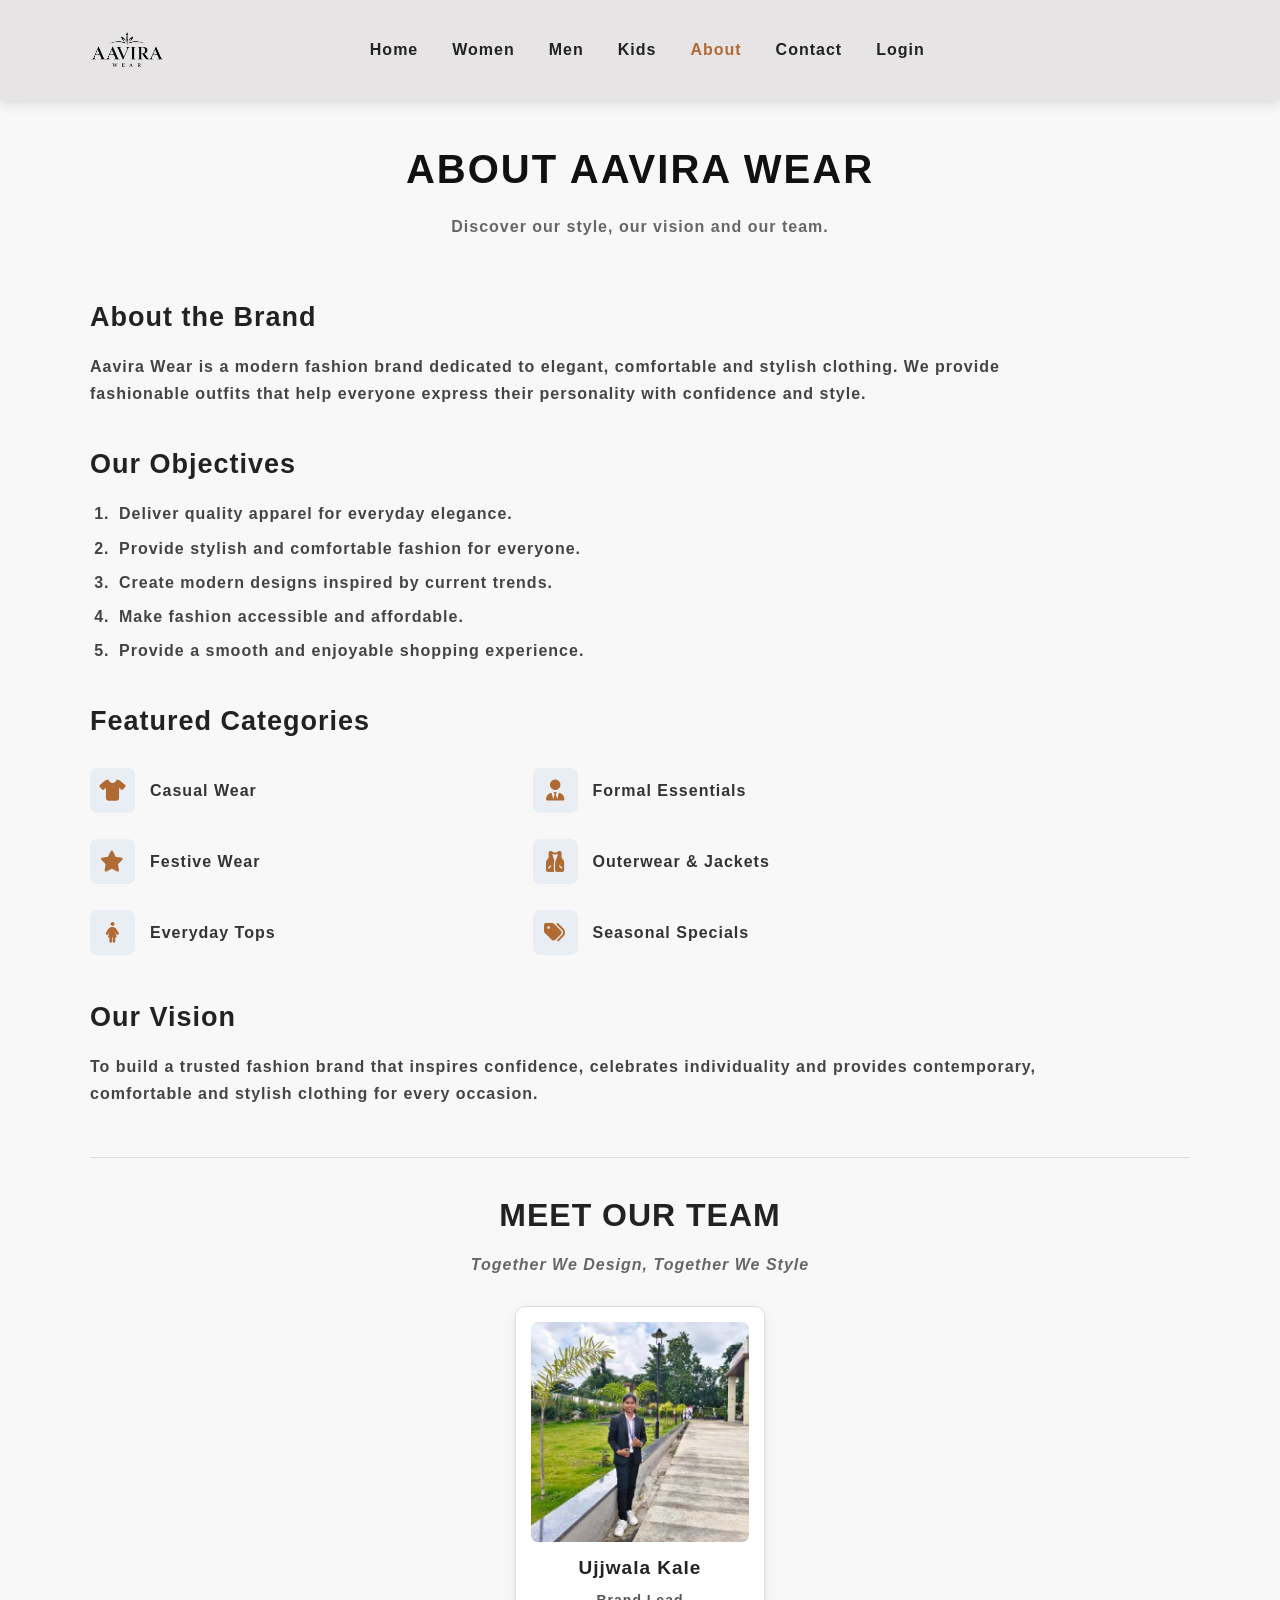
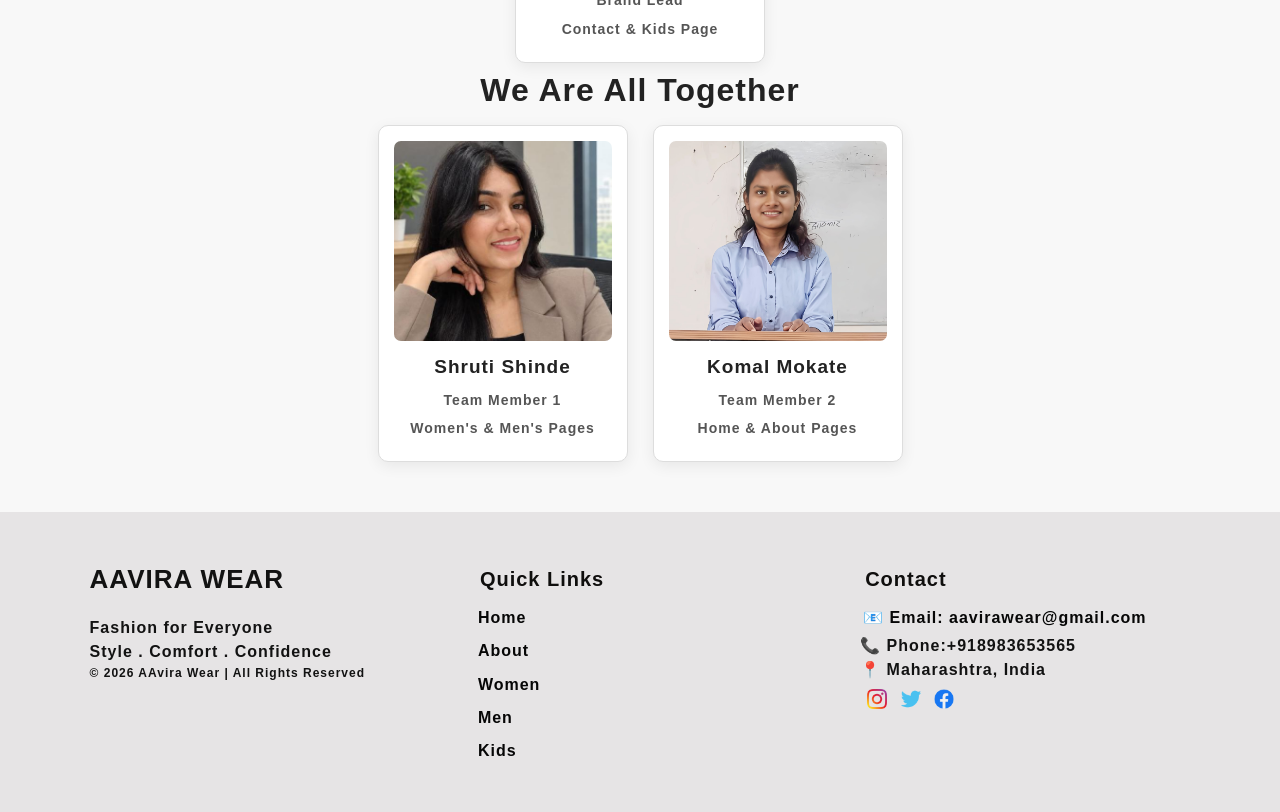
<file: pages/about.html>
<!DOCTYPE html>
<html lang="en">

<head>
    <meta charset="UTF-8">
    <meta name="viewport" content="width=device-width, initial-scale=1.0">

    <title>About - Aavira Wear</title>

    <link rel="stylesheet" href="../css/style.css">
    <link rel="stylesheet" href="../css/index.css">
    <link rel="stylesheet" href="../css/about.css">

    <link rel="stylesheet"
        href="https://cdnjs.cloudflare.com/ajax/libs/font-awesome/6.5.2/css/all.min.css">
</head>

<body class="about-page">

   
    <header class="header">

 <div class="logo">
            <img src="../img/home-img/logo.png"
                 alt="Aavira Wear Logo">
       

        <nav class="nav-links">
            <a href="../index.html">Home</a>
            <a href="women.html">Women</a>
            <a href="men.html">Men</a>
            <a href="kids.html">Kids</a>
            <a href="about.html" class="active">About</a>
            <a href="contact.html">Contact</a>
            <a href="login.html">Login</a>
        </nav>

    </header>

    
    <main>

        <section class="main-title">
            <h1>ABOUT AAVIRA WEAR</h1>
            <p>Discover our style, our vision and our team.</p>
        </section>

     
        <section class="about-section">
            <h2>About the Brand</h2>

            <p>
                Aavira Wear is a modern fashion brand dedicated to
                elegant, comfortable and stylish clothing. We provide
                fashionable outfits that help everyone express their
                personality with confidence and style.
            </p>
        </section>

       
        <section class="about-section">
            <h2>Our Objectives</h2>

            <ol class="objectives-list">
                <li>Deliver quality apparel for everyday elegance.</li>
                <li>Provide stylish and comfortable fashion for everyone.</li>
                <li>Create modern designs inspired by current trends.</li>
                <li>Make fashion accessible and affordable.</li>
                <li>Provide a smooth and enjoyable shopping experience.</li>
            </ol>
        </section>

       
        <section class="about-section">
            <h2>Featured Categories</h2>

            <div class="category-list">

                <div class="category">
                    <span><i class="fa-solid fa-shirt"></i></span>
                    <p>Casual Wear</p>
                </div>

                <div class="category">
                    <span><i class="fa-solid fa-user-tie"></i></span>
                    <p>Formal Essentials</p>
                </div>

                <div class="category">
                    <span><i class="fa-solid fa-star"></i></span>
                    <p>Festive Wear</p>
                </div>

                <div class="category">
                    <span><i class="fa-solid fa-vest"></i></span>
                    <p>Outerwear &amp; Jackets</p>
                </div>

                <div class="category">
                    <span><i class="fa-solid fa-person-dress"></i></span>
                    <p>Everyday Tops</p>
                </div>

               

                <div class="category">
                    <span><i class="fa-solid fa-tags"></i></span>
                    <p>Seasonal Specials</p>
                </div>

            </div>
        </section>

        
        <section class="about-section">
            <h2>Our Vision</h2>

            <p>
                To build a trusted fashion brand that inspires confidence,
                celebrates individuality and provides contemporary,
                comfortable and stylish clothing for every occasion.
            </p>
        </section>

      
        <section class="team-section">

            <h2>MEET OUR TEAM</h2>

            <p class="team-subtitle">
                Together We Design, Together We Style
            </p>

            <div class="lead-card">

                <img src="../team-members/Kale-Ujjwala.jpg"
                     alt="Ujjwala Kale">

                <h3>Ujjwala Kale</h3>

                <p class="role">Brand Lead</p>

                <p>Contact &amp; Kids Page</p>

            </div>

            <h2 class="together-title">We Are All Together</h2>

           
            <div class="profile-container">

                <div class="profile-card">

                    <img src="../team-members/Shruti-Shinde.jpg"
                         alt="Shruti Shinde">

                    <h3>Shruti Shinde</h3>

                    <p class="role">Team Member 1</p>

                    <p>Women's &amp; Men's Pages</p>

                </div>

                <div class="profile-card">

                    <img src="../team-members/komal-mokate1.jpg"
                         alt="Komal Mokate">

                    <h3>Komal Mokate</h3>

                    <p class="role">Team Member 2</p>

                    <p>Home &amp; About Pages</p>

                </div>

            </div>

        </section>

    </main>

    <div class="footer">
        <div class="footer-content">
            <div>
                <h2>AAVIRA WEAR</h2>
                <p>
                    Fashion for Everyone
                </p>

                <p>
                    Style . Comfort . Confidence
                </p>
                <div class="copyright">
            <p>© 2026 AAvira Wear | All Rights Reserved</p>
        </div>
            </div>

            <div>
                <h3>Quick Links</h3>
                <a href="../index.html">Home</a>
                <a href="../pages/about.html">About</a>
                <a href="../pages/women.html">Women</a>
                <a href="../pages/men.html">Men</a>
                <a href="../pages/kids.html">Kids</a>
            </div>

            <div>
                <h3>Contact</h3>
                <a href="">
                   📧 Email: aavirawear@gmail.com
                </a>

                <p>
                    📞 Phone:+918983653565
                </p>

                <p>
                    📍 Maharashtra, India
                </p>

                <div>
                <a href="#" class="social-media">
                    <img src="../img/home-img/instagram-icon.png" alt="instagram">
                     <img src="../img/home-img/tweter-icon.png" alt="twitter">
                       <img src="../img/home-img/facebook-icon.png" alt="facebook">
                </a>
            </div>
            </div>
        
        </div>
</div>

</body>
</html>
</file>
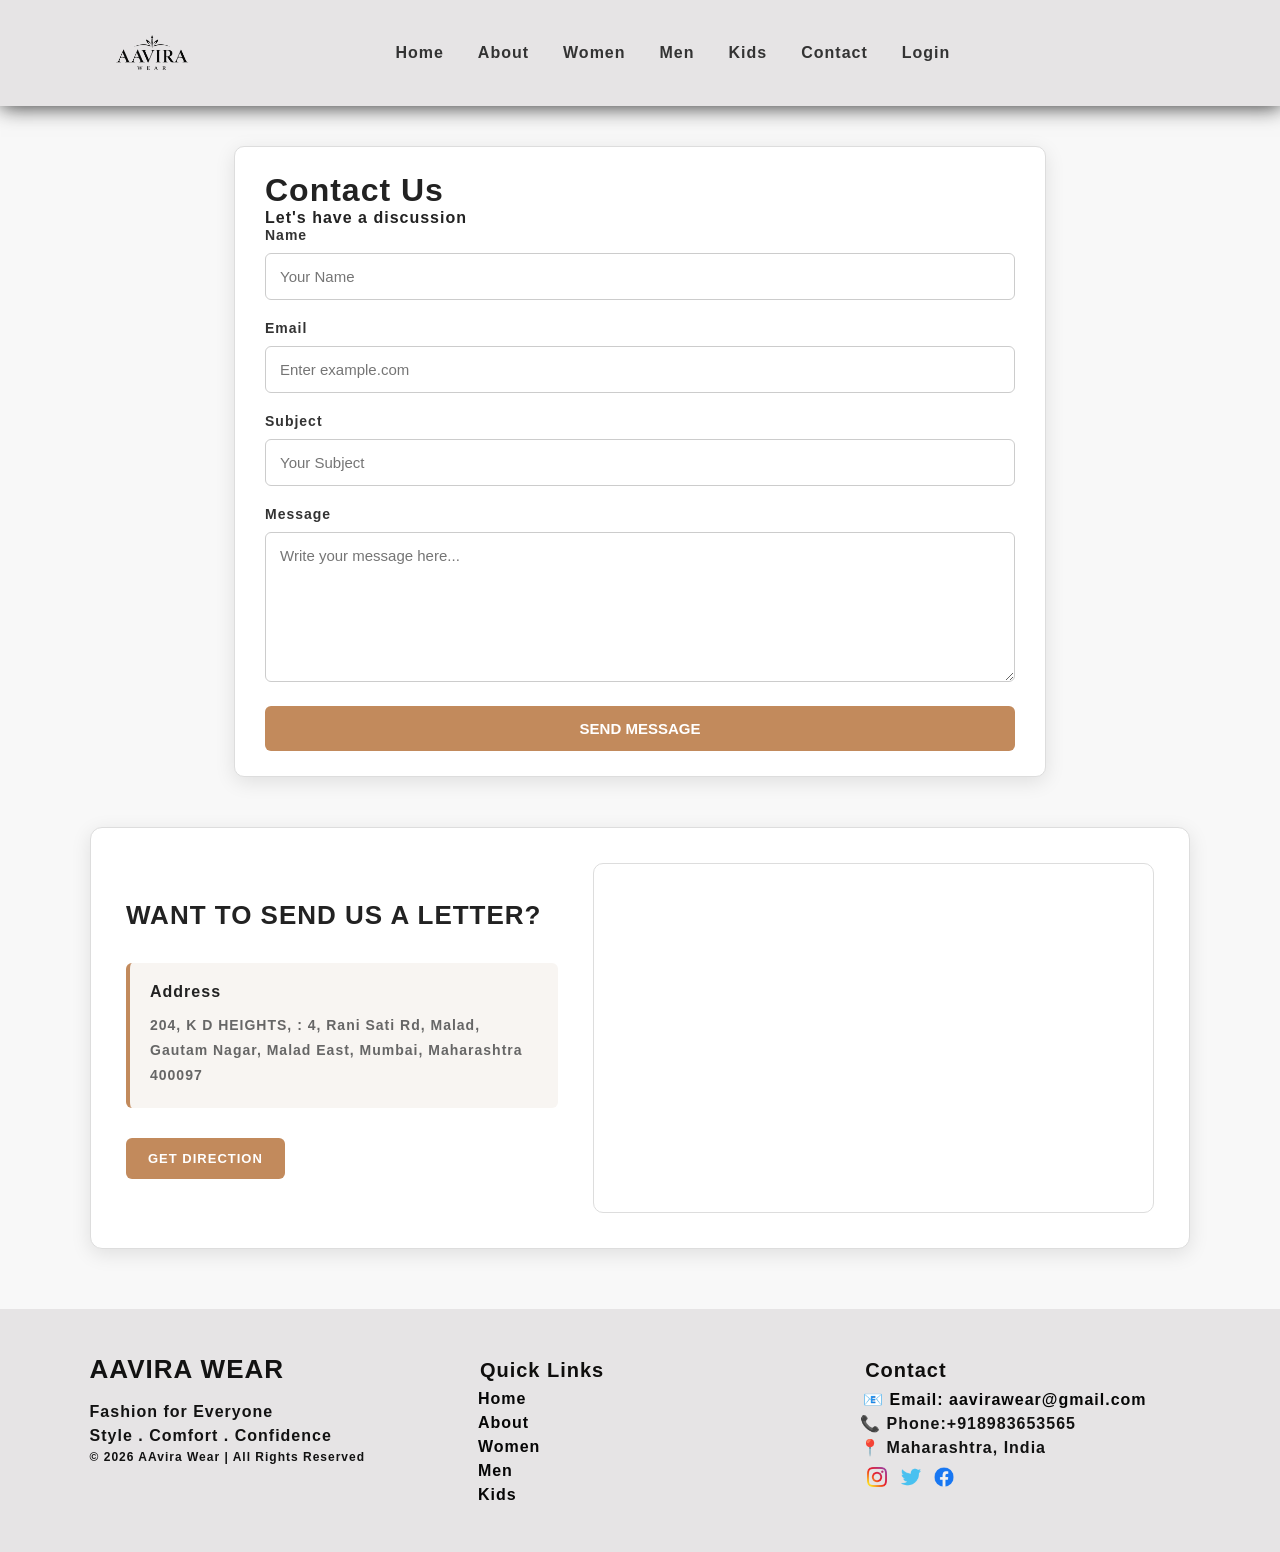
<file: pages/contact.html>
<!DOCTYPE html>
<html lang="en">
<head>
    <meta charset="UTF-8">
    <meta name="viewport" content="width=device-width, initial-scale=1.0">
    <title>Aavira Wear | Contact</title>
    <link rel="stylesheet" href="../css/contact.css">
    <link rel="stylesheet" href="../css/index.css">
    <link rel="stylesheet" href="../css/style.css">
</head>
<body>
   <div class="header">
         <div class="logo">
            <img src="../img/home-img/logo.png"
                 alt="Aavira Wear Logo">
        </a>
    </div>
        <button class="menu-btn">☰</button>

        <div class="nav-links">
            <a href="../index.html">Home</a>
            <a href="../pages/about.html">About</a>
            <a href="../pages/women.html">Women</a>
            <a href="../pages/men.html">Men</a>
            <a href="../pages/kids.html">Kids</a>
            <a href="../pages/contact.html">Contact</a>
            <a href="../pages/login.html">Login</a>
        </div>
    </div>
    <div class="contact-form-section">
        <form class="contact-form">
            <h1>Contact Us</h1>
            <p class="form-subtitle">
                Let's have a discussion
            </p>
            <div class="form-group">
                <label for="name">Name</label>
                <input
                    type="text"
                    id="name"
                    name="name"
                    placeholder="Your Name"
                    required>
            </div>
            <div class="form-group">
                <label for="email">Email</label>
                <input
                    type="email"
                    id="email"
                    name="email"
                    placeholder="Enter example.com"
                    required>
            </div>
            <div class="form-group">
                <label for="subject">Subject</label>
                <input
                    type="text"
                    id="subject"
                    name="subject"
                    placeholder="Your Subject"
                    required>
            </div>
            <div class="form-group">
                <label for="message">Message</label>
                <textarea
                    id="message"
                    name="message"
                    placeholder="Write your message here..."
                    required></textarea>
            </div>
            <button type="submit">
                SEND MESSAGE
            </button>
        </form>
    </div>
    <div class="location-section">
        <div class="location-info">
            <h1>WANT TO SEND US A LETTER?</h1>
            <div class="address">
                <h4>Address</h4>
                <p>
                   204, K D HEIGHTS, : 4, Rani Sati Rd, Malad, Gautam Nagar, Malad East, Mumbai, Maharashtra 400097<br>
                </p>
            </div>
            <a
                href="https://www.google.com/maps/search/?api=1&query=Karjat+Ahilyanagar+Maharashtra"
                target="_blank"
                rel="noopener noreferrer"
                class="direction-btn">

                GET DIRECTION

            </a>
        </div>
        <div class="map-container">
              <iframe src="https://www.google.com/maps/embed?pb=!1m18!1m12!1m3!1d3858731.876008143!2d68.24025828749998!3d19.182407500000007!2m3!1f0!2f0!3f0!3m2!1i1024!2i768!4f13.1!3m3!1m2!1s0x3be7b7e8469ffd2f%3A0xeabe997d8e886239!2sAavira%20Clothing%20%7C%20Denim%20Kurti%20Manufacturer%20%7C%20Cord-set%20Wholesale%20%7C%20Women's%20wear%20Exporter!5e0!3m2!1sen!2sin!4v1790753691599!5m2!1sen!2sin" width="600" height="450" style="border:0;" allowfullscreen="" loading="lazy" referrerpolicy="strict-origin-when-cross-origin"></iframe>
        </div>
    </div>


   <div class="footer">
        <div class="footer-content">
            <div>
                <h2>AAVIRA WEAR</h2>
                <p>
                    Fashion for Everyone
                </p>

                <p>
                    Style . Comfort . Confidence
                </p>
                <div class="copyright">
            <p>© 2026 AAvira Wear | All Rights Reserved</p>
        </div>
            </div>

            <div>
                <h3>Quick Links</h3>
                <a href="../index.html">Home</a>
                <a href="../pages/about.html">About</a>
                <a href="../pages/women.html">Women</a>
                <a href="../pages/men.html">Men</a>
                <a href="../pages/kids.html">Kids</a>
            </div>

            <div>
                <h3>Contact</h3>
                <a href="">
                   📧 Email: aavirawear@gmail.com
                </a>

                <p>
                    📞 Phone:+918983653565
                </p>
                <p>
                    📍 Maharashtra, India
                </p>
                <div>
                <a href="#" class="social-media">
                    <img src="../img/home-img/instagram-icon.png" alt="instagram">
                     <img src="../img/home-img/tweter-icon.png" alt="twitter">
                       <img src="../img/home-img/facebook-icon.png" alt="facebook">
                </a>
            </div>
            </div>
        
        </div>
</div>

</body>

</html>
</file>
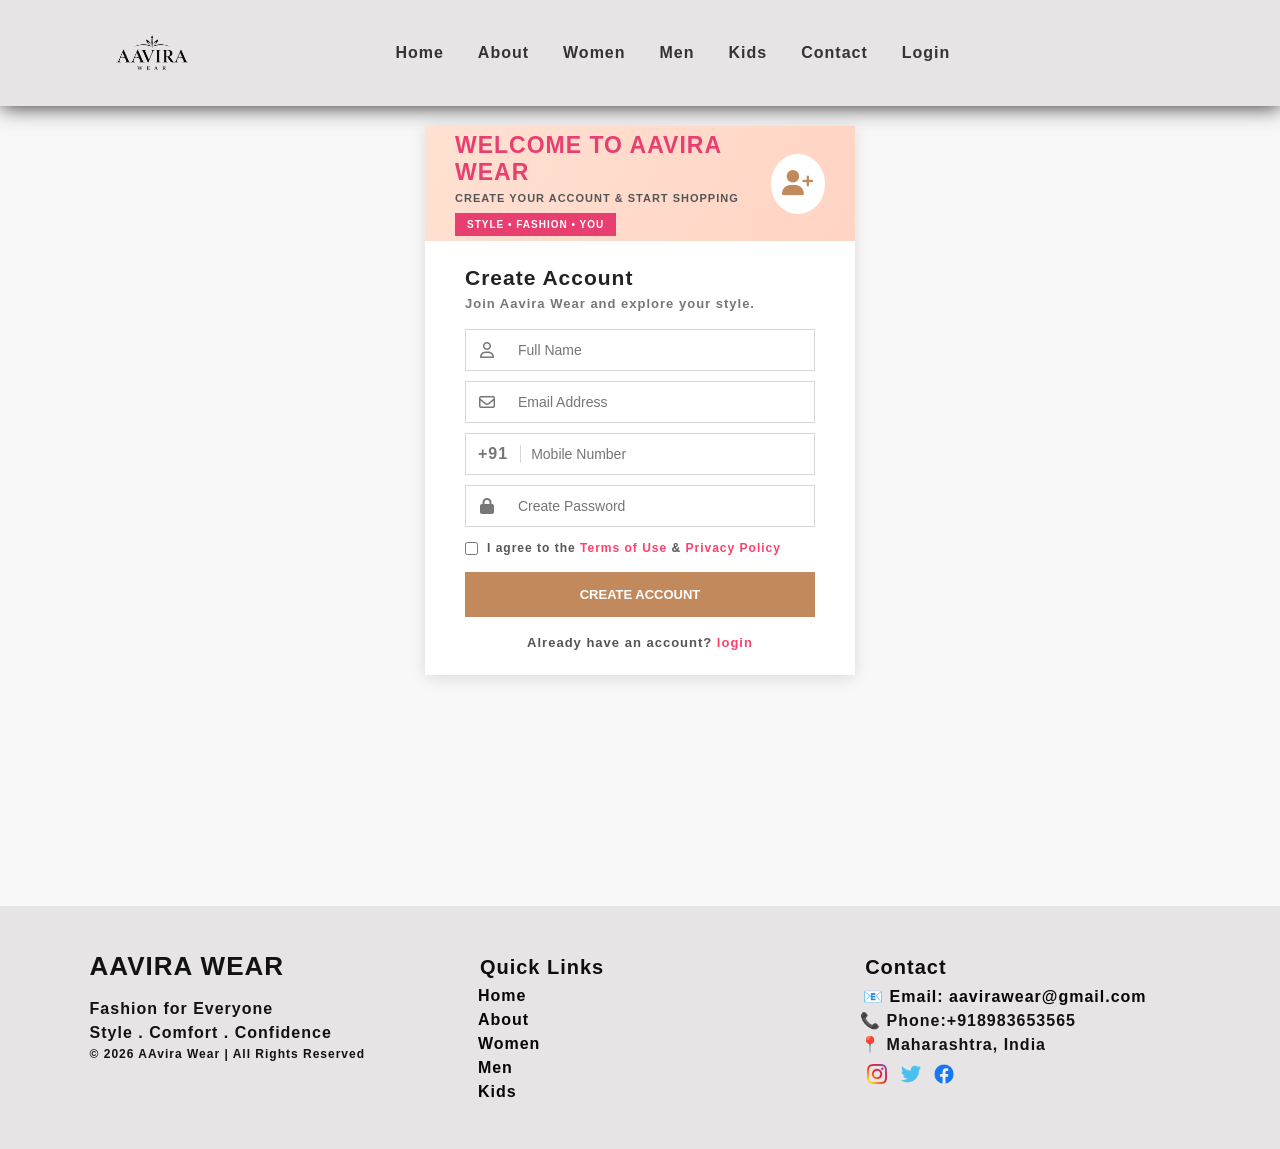
<file: pages/login.html>
<!DOCTYPE html>
<html lang="en">
<head>
    <meta charset="UTF-8">
    <meta name="viewport" content="width=device-width, initial-scale=1.0">
    <title>Aavira Wear | Signup</title>
    <link rel="stylesheet"
        href="https://cdnjs.cloudflare.com/ajax/libs/font-awesome/6.5.2/css/all.min.css">
    <link rel="stylesheet" href="../css/signup.css">
    <link rel="stylesheet" href="../css/style.css">
    <link rel="stylesheet" href="../css/index.css">
</head>
<body>
    <div class="header">
         <div class="logo">
            <img src="../img/home-img/logo.png"
                 alt="Aavira Wear Logo">
        </a>
    </div>
        <button class="menu-btn">☰</button>

        <div class="nav-links">
            <a href="../index.html">Home</a>
            <a href="../pages/about.html">About</a>
            <a href="../pages/women.html">Women</a>
            <a href="../pages/men.html">Men</a>
            <a href="../pages/kids.html">Kids</a>
            <a href="../pages/contact.html">Contact</a>
            <a href="../pages/signup.html">Login</a>
        </div>
    </div>
    <main class="signup-container">
        <div class="signup-box">
            <div class="offer-banner">
                <div class="offer-text">
                    <h2>WELCOME TO AAVIRA WEAR</h2>
                    <p>CREATE YOUR ACCOUNT & START SHOPPING</p>
                    <span>STYLE • FASHION • YOU</span>
                </div>
                <div class="offer-icon">
                    <i class="fa-solid fa-user-plus"></i>
                </div>
            </div>
            <div class="signup-content">
                <h2>Create Account</h2>
                <p class="subtitle">
                    Join Aavira Wear and explore your style.
                </p>
                <div class="input-box">
                    <i class="fa-regular fa-user"></i>
                    <input type="text"
                        placeholder="Full Name">
                </div>
                <div class="input-box">
                    <i class="fa-regular fa-envelope"></i>
                    <input type="email"
                        placeholder="Email Address">
                </div>
                <div class="input-box">
                    <span class="country-code">+91</span>
                    <input type="tel"
                        placeholder="Mobile Number"
                        maxlength="10">
                </div>
                <div class="input-box">
                    <i class="fa-solid fa-lock"></i>
                    <input type="password"
                        placeholder="Create Password">
                </div>
                <div class="terms">
                    <input type="checkbox" id="terms">
                    <label for="terms">
                        I agree to the
                        <a href="#">Terms of Use</a>
                        &
                        <a href="#">Privacy Policy</a>
                    </label>

                </div>
                <button class="signup-btn">
                    CREATE ACCOUNT
                </button>
                <p class="login-text">
                    Already have an account?
                    <a href="../pages/signup.html">login</a>
                </p>
            </div>
        </div>
    </main>
      <div class="footer">
        <div class="footer-content">
            <div>
                <h2>AAVIRA WEAR</h2>
                <p>
                    Fashion for Everyone
                </p>

                <p>
                    Style . Comfort . Confidence
                </p>
                <div class="copyright">
            <p>© 2026 AAvira Wear | All Rights Reserved</p>
        </div>
            </div>

            <div>
                <h3>Quick Links</h3>
                <a href="../index.html">Home</a>
                <a href="../pages/about.html">About</a>
                <a href="../pages/women.html">Women</a>
                <a href="../pages/men.html">Men</a>
                <a href="../pages/kids.html">Kids</a>
            </div>

            <div>
                <h3>Contact</h3>
                <a href="">
                   📧 Email: aavirawear@gmail.com
                </a>

                <p>
                    📞 Phone:+918983653565
                </p>

                <p>
                    📍 Maharashtra, India
                </p>

                <div>
                <a href="#" class="social-media">
                    <img src="../img/home-img/instagram-icon.png" alt="instagram">
                     <img src="../img/home-img/tweter-icon.png" alt="twitter">
                       <img src="../img/home-img/facebook-icon.png" alt="facebook">
                </a>
            </div>
            </div>
        
        </div>
</div>
</body>
</html>
</file>
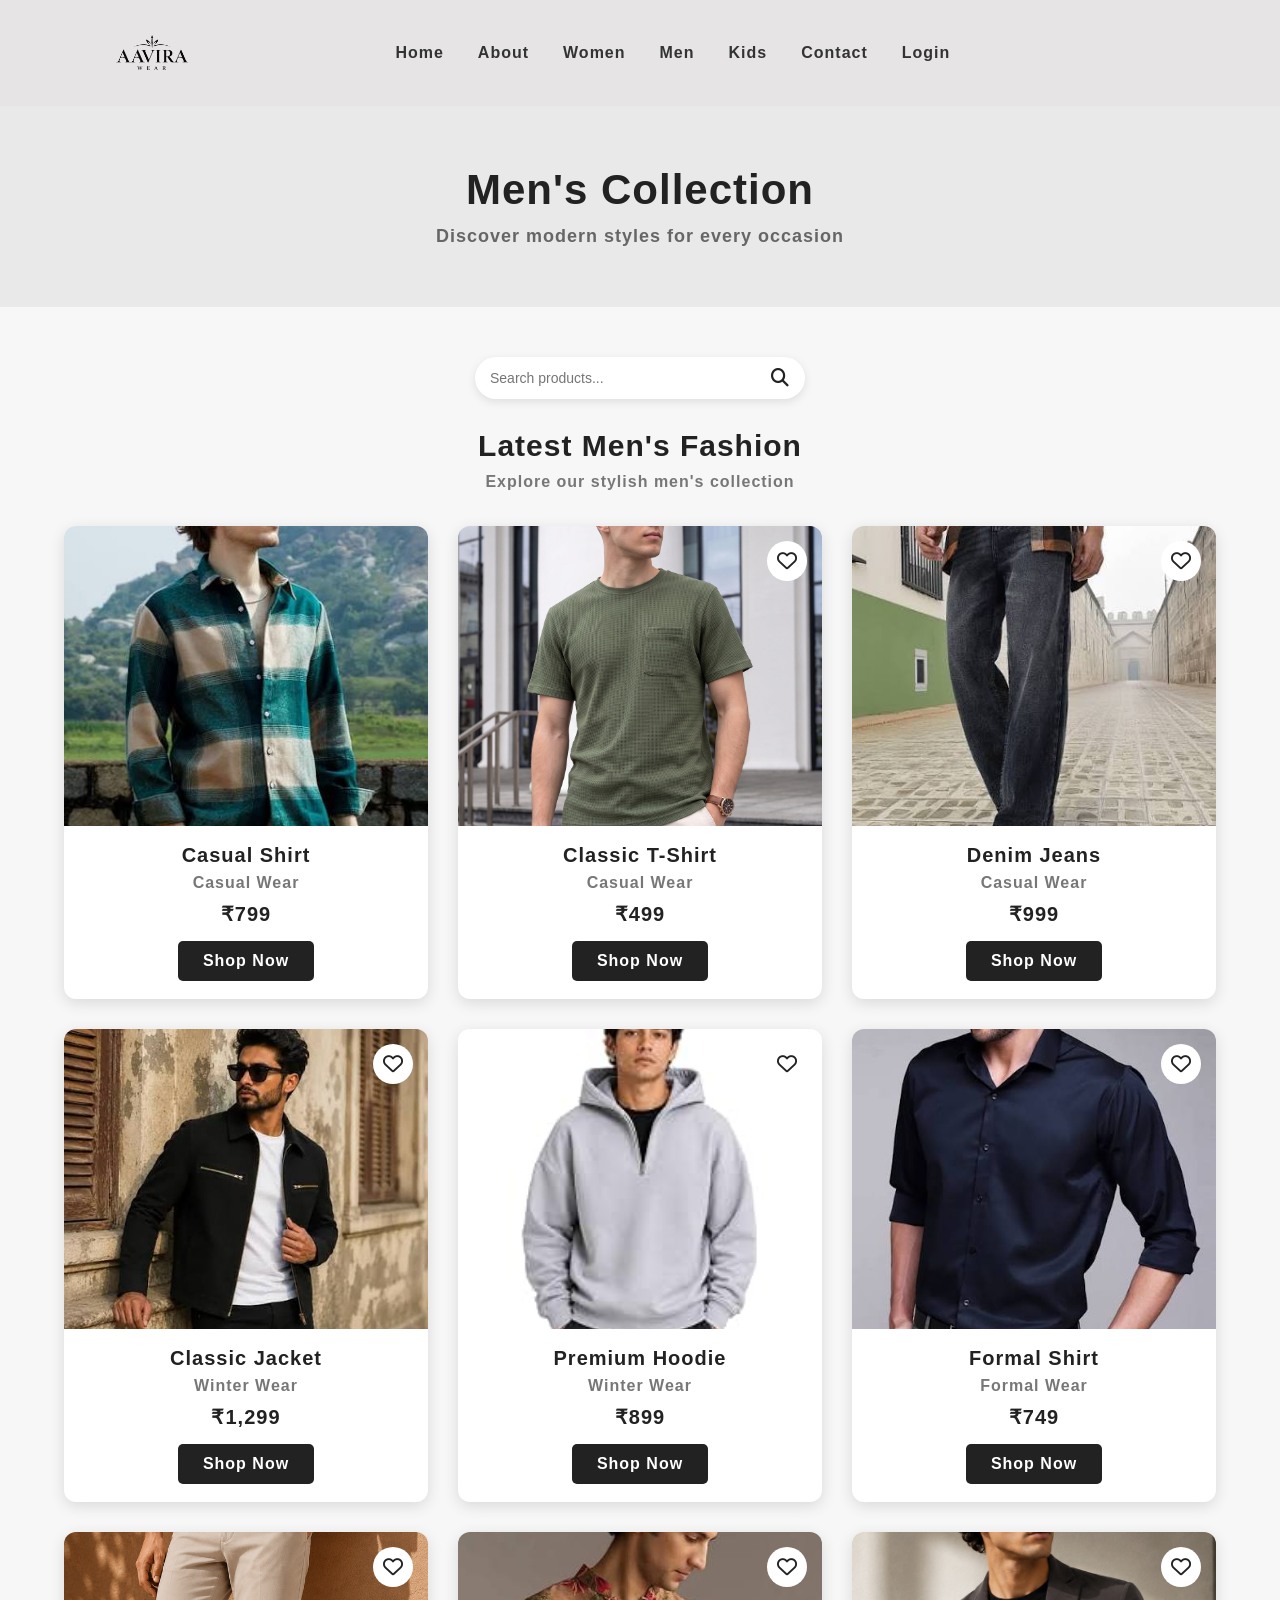
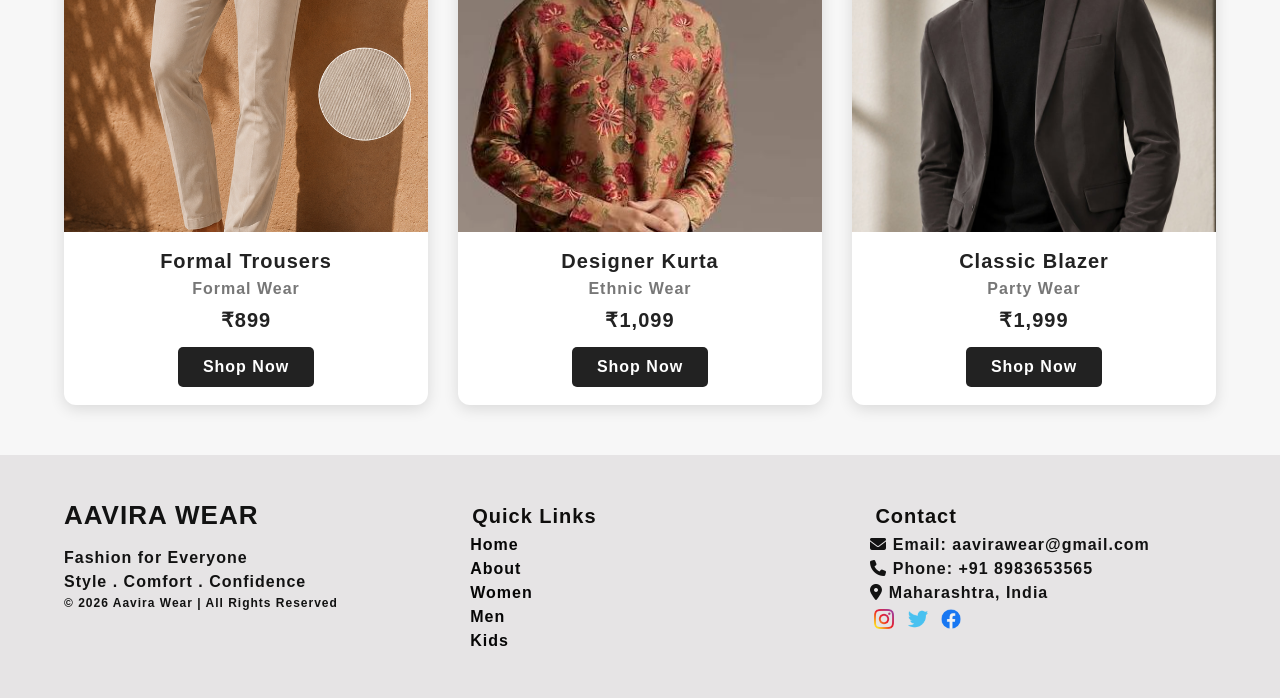
<file: pages/men.html>
<!DOCTYPE html>
<html lang="en">
<head>
    <meta charset="UTF-8">
    <meta name="viewport" content="width=device-width, initial-scale=1.0">
    <title>Aavira Wear | Men</title>
    <link rel="stylesheet"
        href="https://cdnjs.cloudflare.com/ajax/libs/font-awesome/6.5.2/css/all.min.css">
    <link rel="stylesheet" href="../css/style.css">
    <link rel="stylesheet" href="../css/index.css">
    <link rel="stylesheet" href="../css/men.css">
</head>
<body>
    <div class="header">
        <div class="logo">
            <img src="../img/home-img/logo.png" alt="Aavira Wear Logo">
        </div>
        <button class="menu-btn" type="button">☰</button>
        <div class="nav-links">
            <a href="../index.html">Home</a>
            <a href="../pages/about.html">About</a>
            <a href="../pages/women.html">Women</a>
            <a href="../pages/men.html">Men</a>
            <a href="../pages/kids.html">Kids</a>
            <a href="../pages/contact.html">Contact</a>
            <a href="../pages/login.html">Login</a>
        </div>
    </div>
    <section class="page-banner">
        <h1>Men's Collection</h1>
        <p>Discover modern styles for every occasion</p>
    </section>
    <section class="products-section">
        <div class="search-box">
            <input type="text" placeholder="Search products...">
            <i class="fa-solid fa-magnifying-glass"></i>
        </div>
        <h2>Latest Men's Fashion</h2>
        <p class="subtitle">Explore our stylish men's collection</p>
        <div class="products">
            <div class="card">
                <img src="../img/men/causalshirt.png" alt="Men Casual Shirt">
                <div class="card-content">
                    <h3>Casual Shirt</h3>
                    <p>Casual Wear</p>
                    <h4>₹799</h4>
                    <a href="project-details-men.html" class="btn">Shop Now</a>
                </div>
            </div>
            <div class="card">
                <img src="../img/men/classic tshirt.png" alt="Men Classic T-Shirt">
                <i class="fa-regular fa-heart"></i>
                <div class="card-content">
                    <h3>Classic T-Shirt</h3>
                    <p>Casual Wear</p>
                    <h4>₹499</h4>
                    <a href="project-details-men.html" class="btn">Shop Now</a>
                </div>
            </div>
            <div class="card">
                <img src="../img/men/denim jeans.png" alt="Men Denim Jeans">
                <i class="fa-regular fa-heart"></i>
                <div class="card-content">
                    <h3>Denim Jeans</h3>
                    <p>Casual Wear</p>
                    <h4>₹999</h4>
                    <a href="project-details-men.html" class="btn">Shop Now</a>
                </div>
            </div>
            <div class="card">
                <img src="../img/men/classic jacket.png" alt="Men Classic Jacket">
                <i class="fa-regular fa-heart"></i>
                <div class="card-content">
                    <h3>Classic Jacket</h3>
                    <p>Winter Wear</p>
                    <h4>₹1,299</h4>
                    <a href="project-details-men.html" class="btn">Shop Now</a>
                </div>
            </div>
            <div class="card">
                <img src="../img/men/hoddie.png" alt="Men Premium Hoodie">
                <i class="fa-regular fa-heart"></i>
                <div class="card-content">
                    <h3>Premium Hoodie</h3>
                    <p>Winter Wear</p>
                    <h4>₹899</h4>
                    <a href="project-details-men.html" class="btn">Shop Now</a>
                </div>
            </div>
            <div class="card">
                <img src="../img/men/formal shirt.png" alt="Men Formal Shirt">
                <i class="fa-regular fa-heart"></i>
                <div class="card-content">
                    <h3>Formal Shirt</h3>
                    <p>Formal Wear</p>
                    <h4>₹749</h4>
                    <a href="project-details-men.html" class="btn">Shop Now</a>
                </div>
            </div>
            <div class="card">
                <img src="../img/men/trouser.png" alt="Men Formal Trousers">
                <i class="fa-regular fa-heart"></i>
                <div class="card-content">
                    <h3>Formal Trousers</h3>
                    <p>Formal Wear</p>
                    <h4>₹899</h4>
                    <a href="project-details-men.html" class="btn">Shop Now</a>
                </div>
            </div>
            <div class="card">
                <img src="../img/men/designerkurtaa.png" alt="Men Designer Kurta">
                <i class="fa-regular fa-heart"></i>
                <div class="card-content">
                    <h3>Designer Kurta</h3>
                    <p>Ethnic Wear</p>
                    <h4>₹1,099</h4>
                    <a href="project-details-men.html" class="btn">Shop Now</a>
                </div>
            </div>
           
            <div class="card">
                <img src="../img/men/blaser.png" alt="Men Classic Blazer">
                <i class="fa-regular fa-heart"></i>

                <div class="card-content">
                    <h3>Classic Blazer</h3>
                    <p>Party Wear</p>
                    <h4>₹1,999</h4>
                    <a href="project-details-men.html" class="btn">Shop Now</a>
                </div>
            </div>

        </div>
    </section>


   
    <footer>
        <div class="footer">

            <div class="footer-content">

                <!-- Brand Information -->
                <div>
                    <h2>AAVIRA WEAR</h2>

                    <p>Fashion for Everyone</p>
                    <p>Style . Comfort . Confidence</p>

                    <div class="copyright">
                        <p>© 2026 Aavira Wear | All Rights Reserved</p>
                    </div>
                </div>

               
                <div>
                    <h3>Quick Links</h3>

                    <a href="../index.html">Home</a>
                    <a href="../pages/about.html">About</a>
                    <a href="../pages/women.html">Women</a>
                    <a href="../pages/men.html">Men</a>
                    <a href="../pages/kids.html">Kids</a>
                </div>

                <div>
                    <h3>Contact</h3>

                    <p>
                        <i class="fa-solid fa-envelope"></i>
                        Email: aavirawear@gmail.com
                    </p>

                    <p>
                        <i class="fa-solid fa-phone"></i>
                        Phone: +91 8983653565
                    </p>

                    <p>
                        <i class="fa-solid fa-location-dot"></i>
                        Maharashtra, India
                    </p>

                   
                    <div class="social-media">
                        
                            <img src="../img/home-img/instagram-icon.png"
                                alt="Instagram">
                     

                            <img src="../img/home-img/tweter-icon.png"
                                alt="Twitter">
                        

                            <img src="../img/home-img/facebook-icon.png"
                                alt="Facebook">
                       
                    </div>

                </div>

            </div>
        </div>
    </footer>

</body>
</html>
</file>
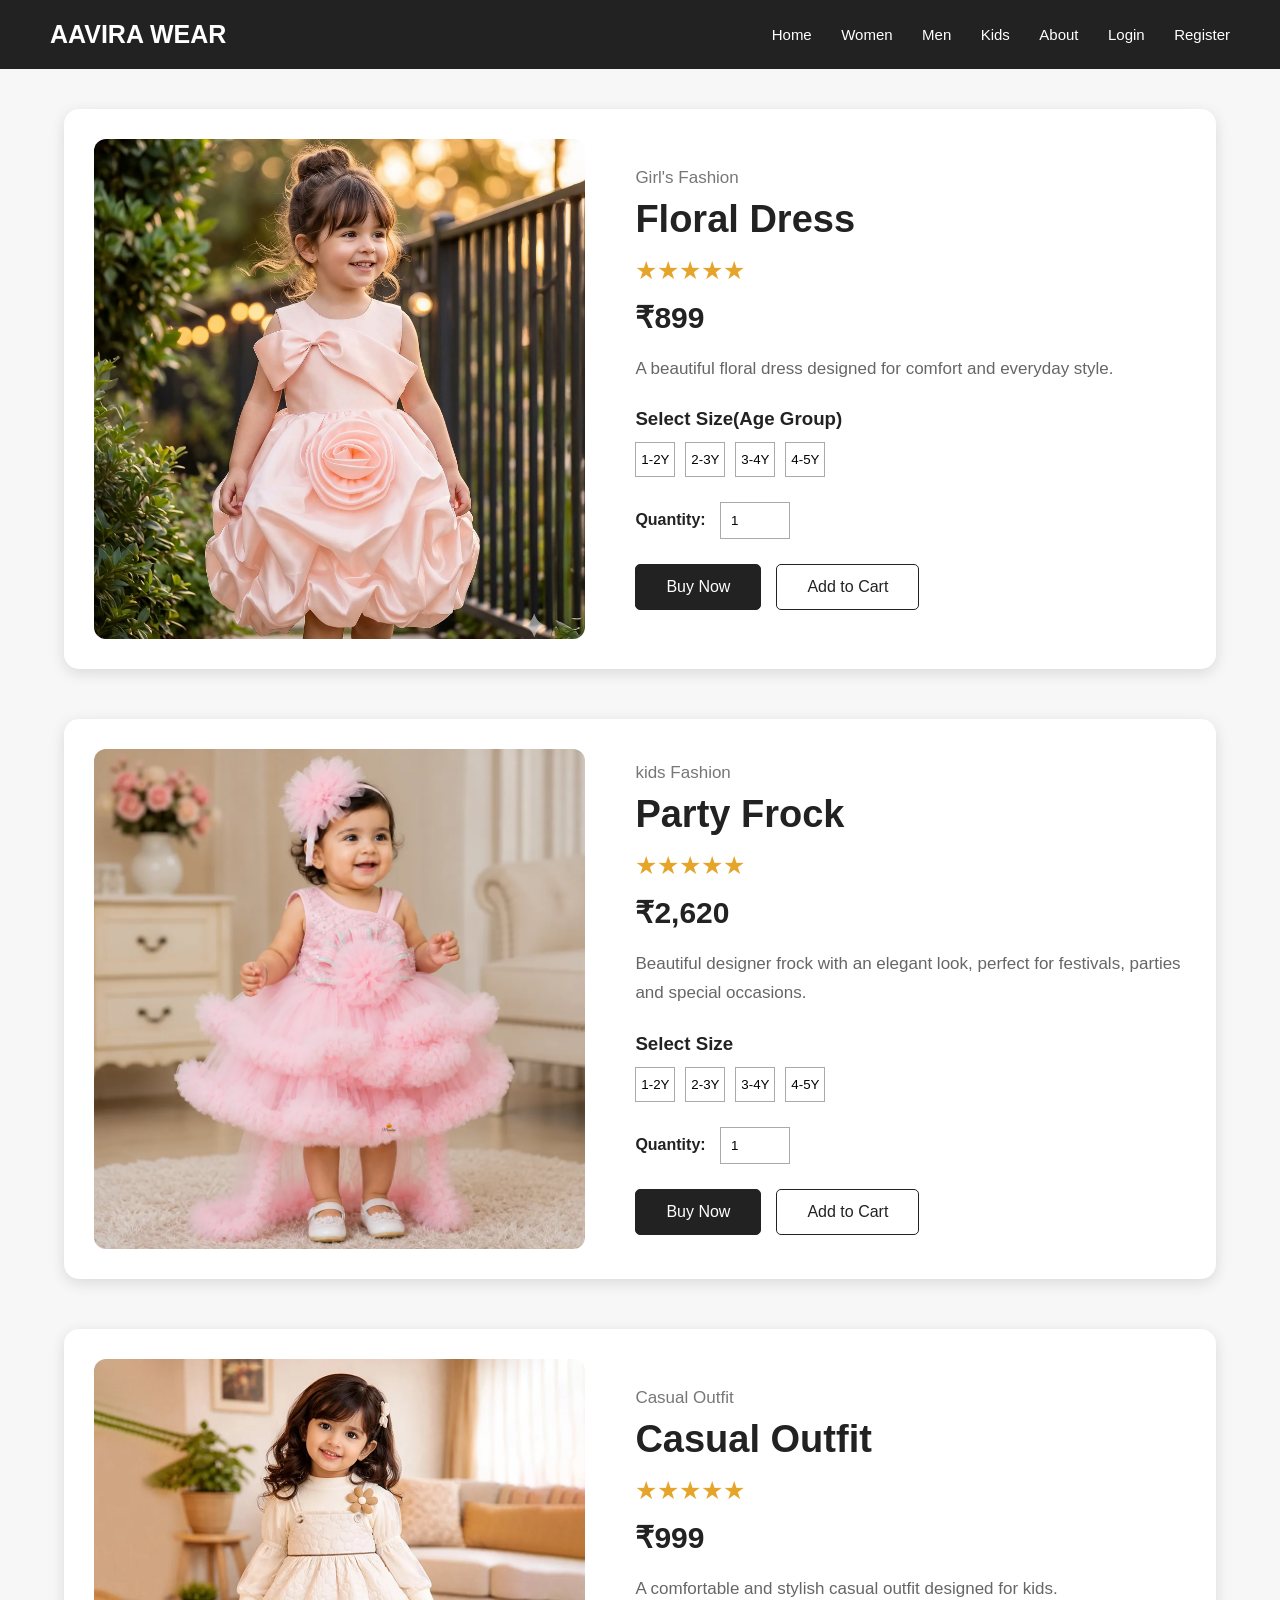
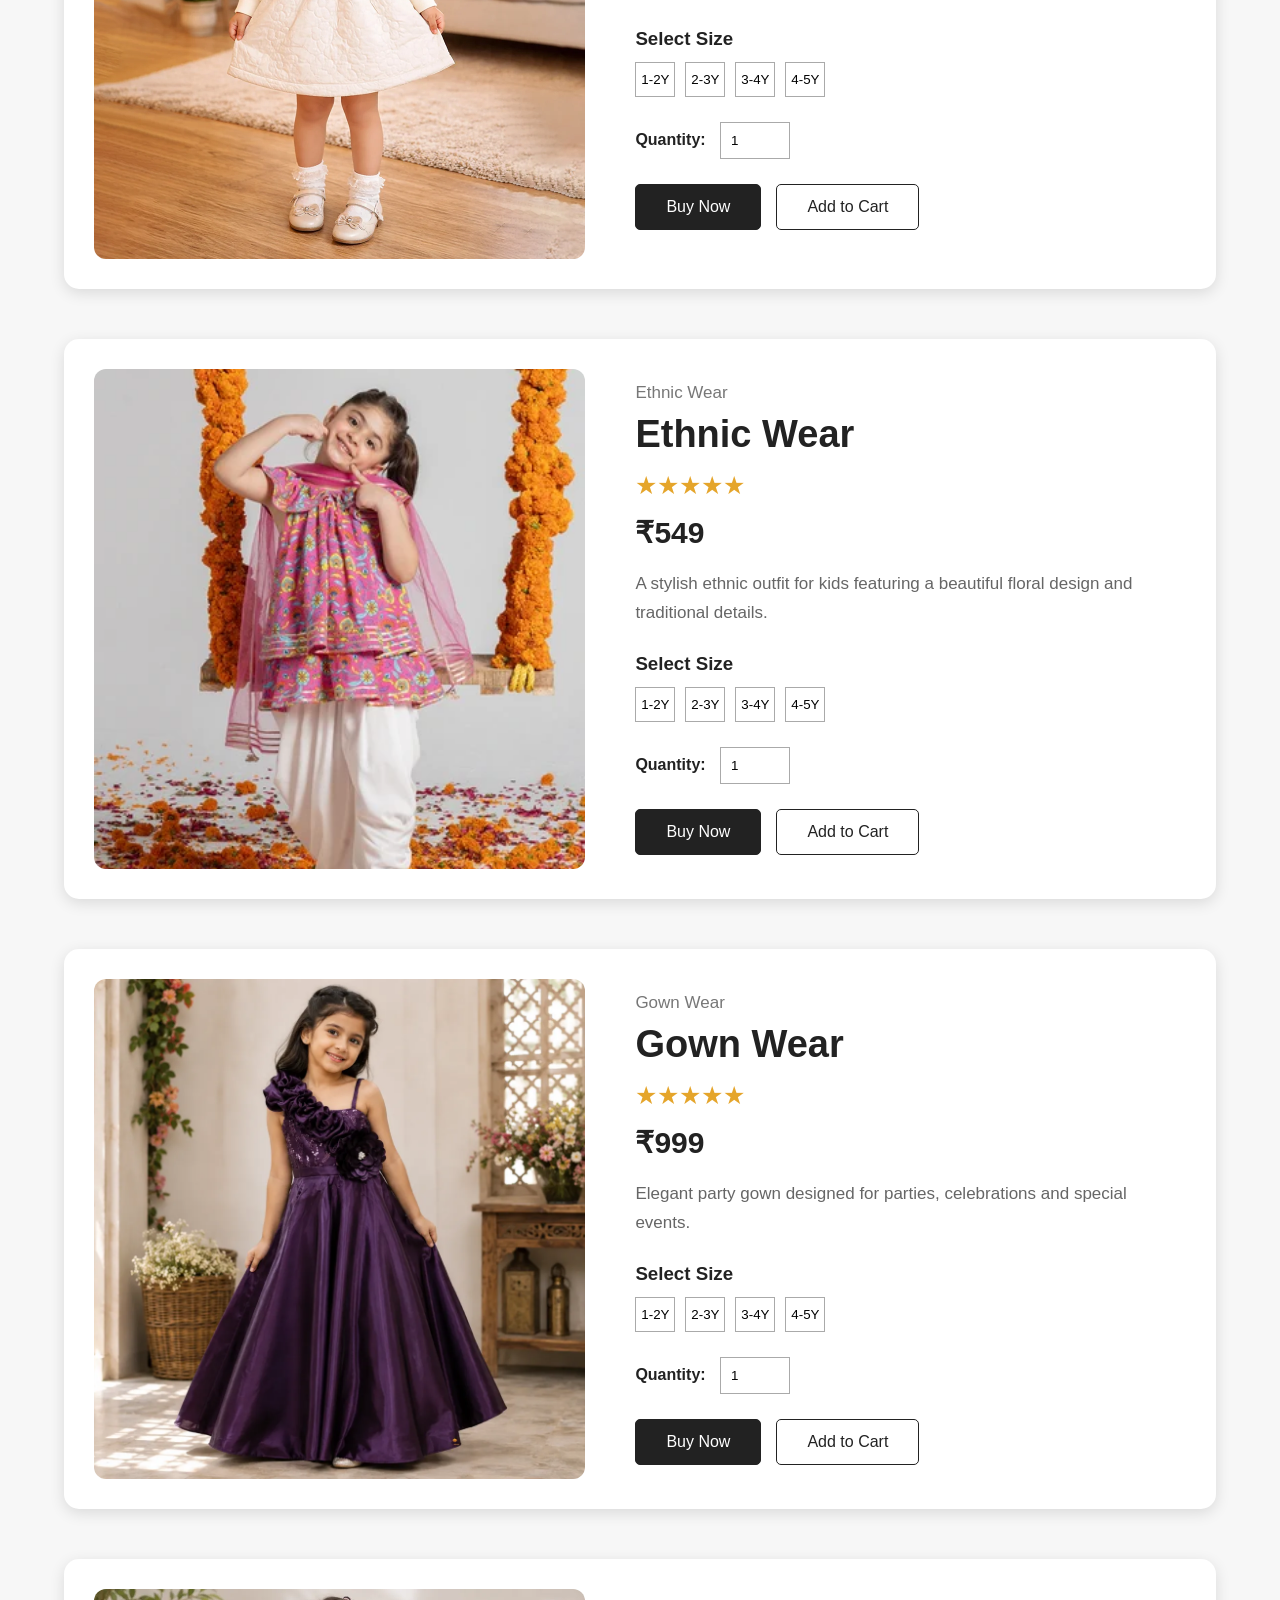
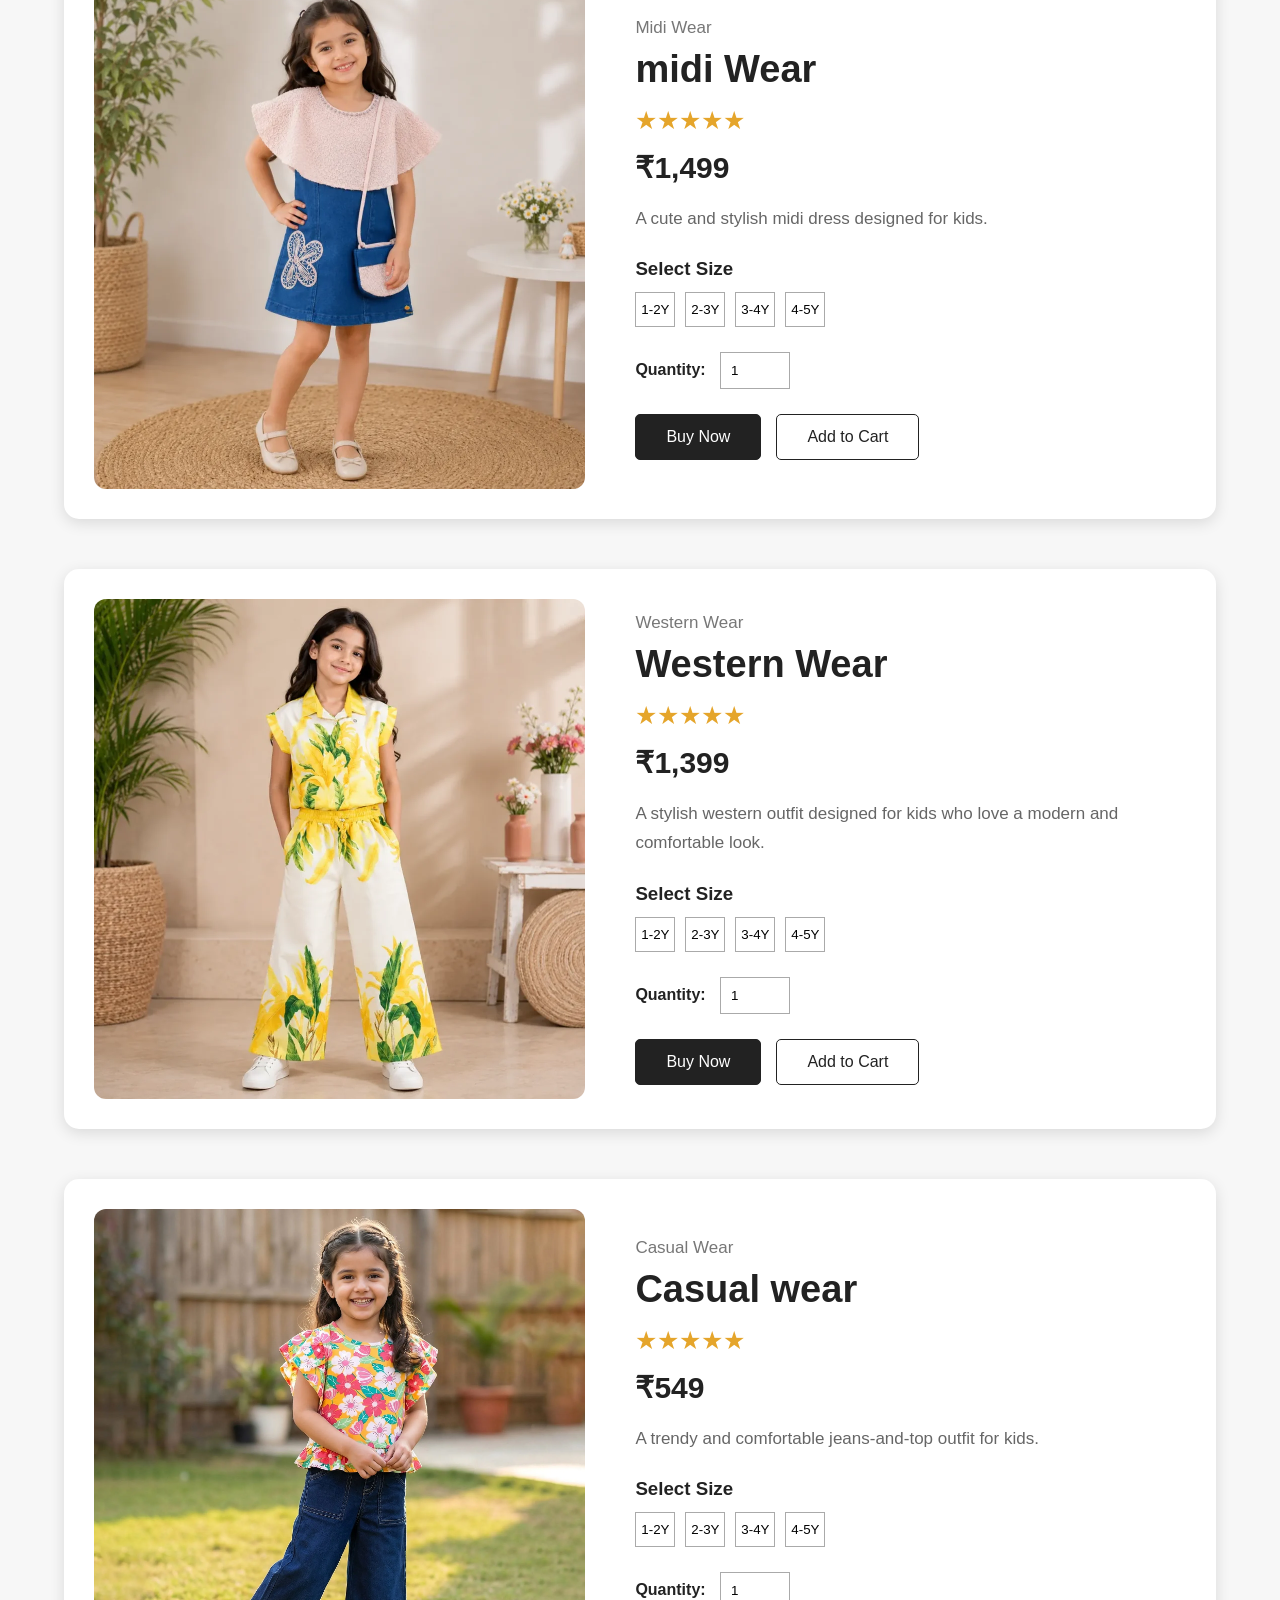
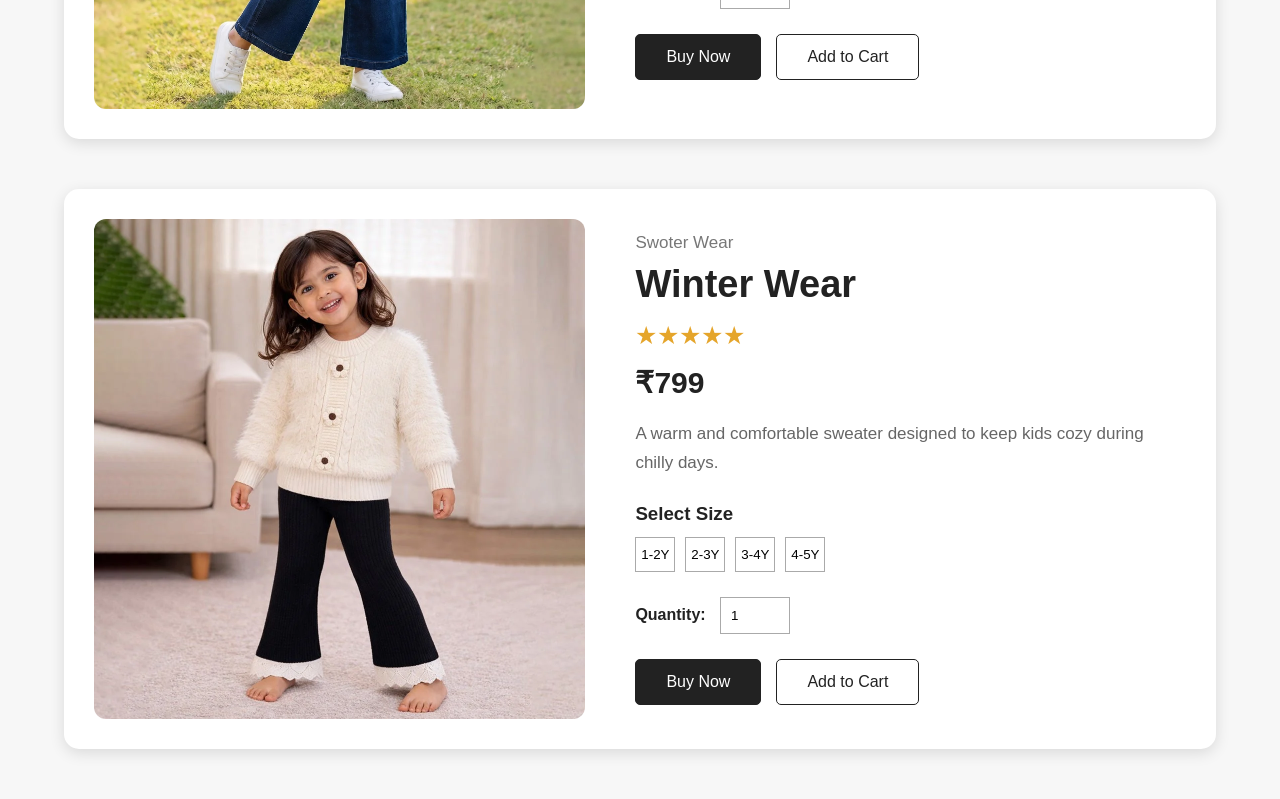
<file: pages/product-details-girl-kids.html>
<!DOCTYPE html>
<html lang="en">
<head>
    <meta charset="UTF-8">
    <meta name="viewport" content="width=device-width, initial-scale=1.0">
    <title>Cloth Shop | Product Details</title>
    <link rel="stylesheet" href="../css/product-details-girl-kids.css">
</head>
<body>
     <header>
        <div class="logo">AAVIRA WEAR</div>

       <nav>
        <a href="../index.html">Home</a>
        <a href="../pages/women.html">Women</a>
        <a href="../pages/men.html">Men</a>
        <a href="../pages/kids.html">Kids</a>
        <a href="../pages/about.html">About</a>
        <a href="../pages/login.html">Login</a>
        <a href="../pages/registration.html">Register</a>
    </nav>
    </header>
     <section class="products-details">
        <div class="product-detail">
            <img src="../img/girl-kids/Floral Dress.jpg" alt="Floral Dress">

            <div class="product-info">
                <p class="category">Girl's Fashion</p>
                <h1>Floral Dress</h1>

                <div class="rating">★★★★★</div>

                <h2>₹899</h2>

                <p>
                    A beautiful floral dress designed for comfort and everyday style.
                </p>

                <h3>Select Size(Age Group)</h3>

                <div class="sizes">
                    <button>1-2Y</button>
                    <button>2-3Y</button>
                    <button>3-4Y</button>
                    <button>4-5Y</button>
                </div>

                <label>Quantity:</label>
                <input type="number" value="1" min="1">

                <div class="buttons">
                    <button class="buy">Buy Now</button>
                    <button class="cart">Add to Cart</button>
                </div>
            </div>
        </div>

        <div class="product-detail">
            <img src="../img/girl-kids/Party Frock.jpg" alt="Party Frock">

            <div class="product-info">
                <p class="category">kids Fashion</p>
                <h1>Party Frock</h1>

                <div class="rating">★★★★★</div>

                <h2>₹2,620</h2>

                <p>
                   Beautiful designer frock with an elegant look,
                    perfect for festivals, parties and special occasions. 
                </p>

                <h3>Select Size</h3>

                <div class="sizes">
                     <button>1-2Y</button>
                    <button>2-3Y</button>
                    <button>3-4Y</button>
                    <button>4-5Y</button>
                </div>

                <label>Quantity:</label>
                <input type="number" value="1" min="1">

                <div class="buttons">
                    <button class="buy">Buy Now</button>
                    <button class="cart">Add to Cart</button>
                </div>
            </div>
        </div>

        <div class="product-detail">
            <img src="../img/girl-kids/Casual Outfit.jpg" alt="Casual Outfit">

            <div class="product-info">
                <p class="category">Casual Outfit</p>
                <h1>Casual Outfit</h1>

                <div class="rating">★★★★★</div>

                <h2>₹999</h2>

                <p>
                   A comfortable and stylish casual outfit designed for kids. 
                </p>

                <h3>Select Size</h3>

                <div class="sizes">
                     <button>1-2Y</button>
                    <button>2-3Y</button>
                    <button>3-4Y</button>
                    <button>4-5Y</button>
                </div>

                <label>Quantity:</label>
                <input type="number" value="1" min="1">

                <div class="buttons">
                    <button class="buy">Buy Now</button>
                    <button class="cart">Add to Cart</button>
                </div>
            </div>
        </div>

        <div class="product-detail">
            <img src="../img/girl-kids/ethnic.jpg" alt="ethnic wear">

            <div class="product-info">
                <p class="category">Ethnic Wear</p>
                <h1>Ethnic Wear</h1>

                <div class="rating">★★★★★</div>

                <h2>₹549</h2>

                <p>
                    A stylish ethnic outfit for kids featuring a beautiful floral design and traditional details.
                </p>

                <h3>Select Size</h3>

                <div class="sizes">
                    <button>1-2Y</button>
                    <button>2-3Y</button>
                    <button>3-4Y</button>
                    <button>4-5Y</button>
                </div>

                <label>Quantity:</label>
                <input type="number" value="1" min="1">

                <div class="buttons">
                    <button class="buy">Buy Now</button>
                    <button class="cart">Add to Cart</button>
                </div>
            </div>
        </div>

        <div class="product-detail">
            <img src="../img/girl-kids/gown.jpg" alt="grown wear">

            <div class="product-info">
                <p class="category">Gown Wear</p>
                <h1>Gown Wear</h1>

                <div class="rating">★★★★★</div>

                <h2>₹999</h2>

                <p>
                    Elegant party gown designed for parties,
                    celebrations and special events.
                </p>

                <h3>Select Size</h3>

                <div class="sizes">
                    <button>1-2Y</button>
                    <button>2-3Y</button>
                    <button>3-4Y</button>
                    <button>4-5Y</button>
                </div>

                <label>Quantity:</label>
                <input type="number" value="1" min="1">

                <div class="buttons">
                    <button class="buy">Buy Now</button>
                    <button class="cart">Add to Cart</button>
                </div>
            </div>
        </div>

        <div class="product-detail">
            <img src="../img/girl-kids/midi.jpg" alt="midi wear">

            <div class="product-info">
                <p class="category">Midi Wear</p>
                <h1>midi Wear</h1>

                <div class="rating">★★★★★</div>

                <h2>₹1,499</h2>

                <p>
                   A cute and stylish midi dress designed for kids.
                </p>

                <h3>Select Size</h3>

                <div class="sizes">
                     <button>1-2Y</button>
                    <button>2-3Y</button>
                    <button>3-4Y</button>
                    <button>4-5Y</button>
                </div>

                <label>Quantity:</label>
                <input type="number" value="1" min="1">

                <div class="buttons">
                    <button class="buy">Buy Now</button>
                    <button class="cart">Add to Cart</button>
                </div>
            </div>
        </div>

        <div class="product-detail">
            <img src="../img/girl-kids/western.jpg" alt="western wear">

            <div class="product-info">
                <p class="category">Western Wear</p>
                <h1>Western Wear</h1>

                <div class="rating">★★★★★</div>

                <h2>₹1,399</h2>

                <p>
                   A stylish western outfit designed for kids who love a modern and comfortable look.
                </p>

                <h3>Select Size</h3>

                <div class="sizes">
                   <button>1-2Y</button>
                    <button>2-3Y</button>
                    <button>3-4Y</button>
                    <button>4-5Y</button>
                </div>

                <label>Quantity:</label>
                <input type="number" value="1" min="1">

                <div class="buttons">
                    <button class="buy">Buy Now</button>
                    <button class="cart">Add to Cart</button>
                </div>
            </div>
        </div>

        <div class="product-detail">
            <img src="../img/girl-kids/jeantop.jpg" alt="jeantop">

            <div class="product-info">
                <p class="category">Casual Wear</p>
                <h1>Casual wear</h1>

                <div class="rating">★★★★★</div>

                <h2>₹549</h2>

                <p>
                    A trendy and comfortable jeans-and-top outfit for kids.
                </p>

                <h3>Select Size</h3>

                <div class="sizes">
                    <button>1-2Y</button>
                    <button>2-3Y</button>
                    <button>3-4Y</button>
                    <button>4-5Y</button>
                </div>

                <label>Quantity:</label>
                <input type="number" value="1" min="1">

                <div class="buttons">
                    <button class="buy">Buy Now</button>
                    <button class="cart">Add to Cart</button>
                </div>
            </div>
        </div>

        <div class="product-detail">
            <img src="../img/girl-kids/swoter.jpg" alt="swoter">

            <div class="product-info">
                <p class="category">Swoter Wear</p>
                <h1>Winter Wear</h1>

                <div class="rating">★★★★★</div>

                <h2>₹799</h2>

                <p>
                    A warm and comfortable sweater designed to keep kids cozy during chilly days.
                </p>

                <h3>Select Size</h3>

                <div class="sizes">
                    <button>1-2Y</button>
                    <button>2-3Y</button>
                    <button>3-4Y</button>
                    <button>4-5Y</button>
                </div>

                <label>Quantity:</label>
                <input type="number" value="1" min="1">

                <div class="buttons">
                    <button class="buy">Buy Now</button>
                    <button class="cart">Add to Cart</button>
                </div>
            </div>
        </div>
    </section>
</body>
</html>
</file>
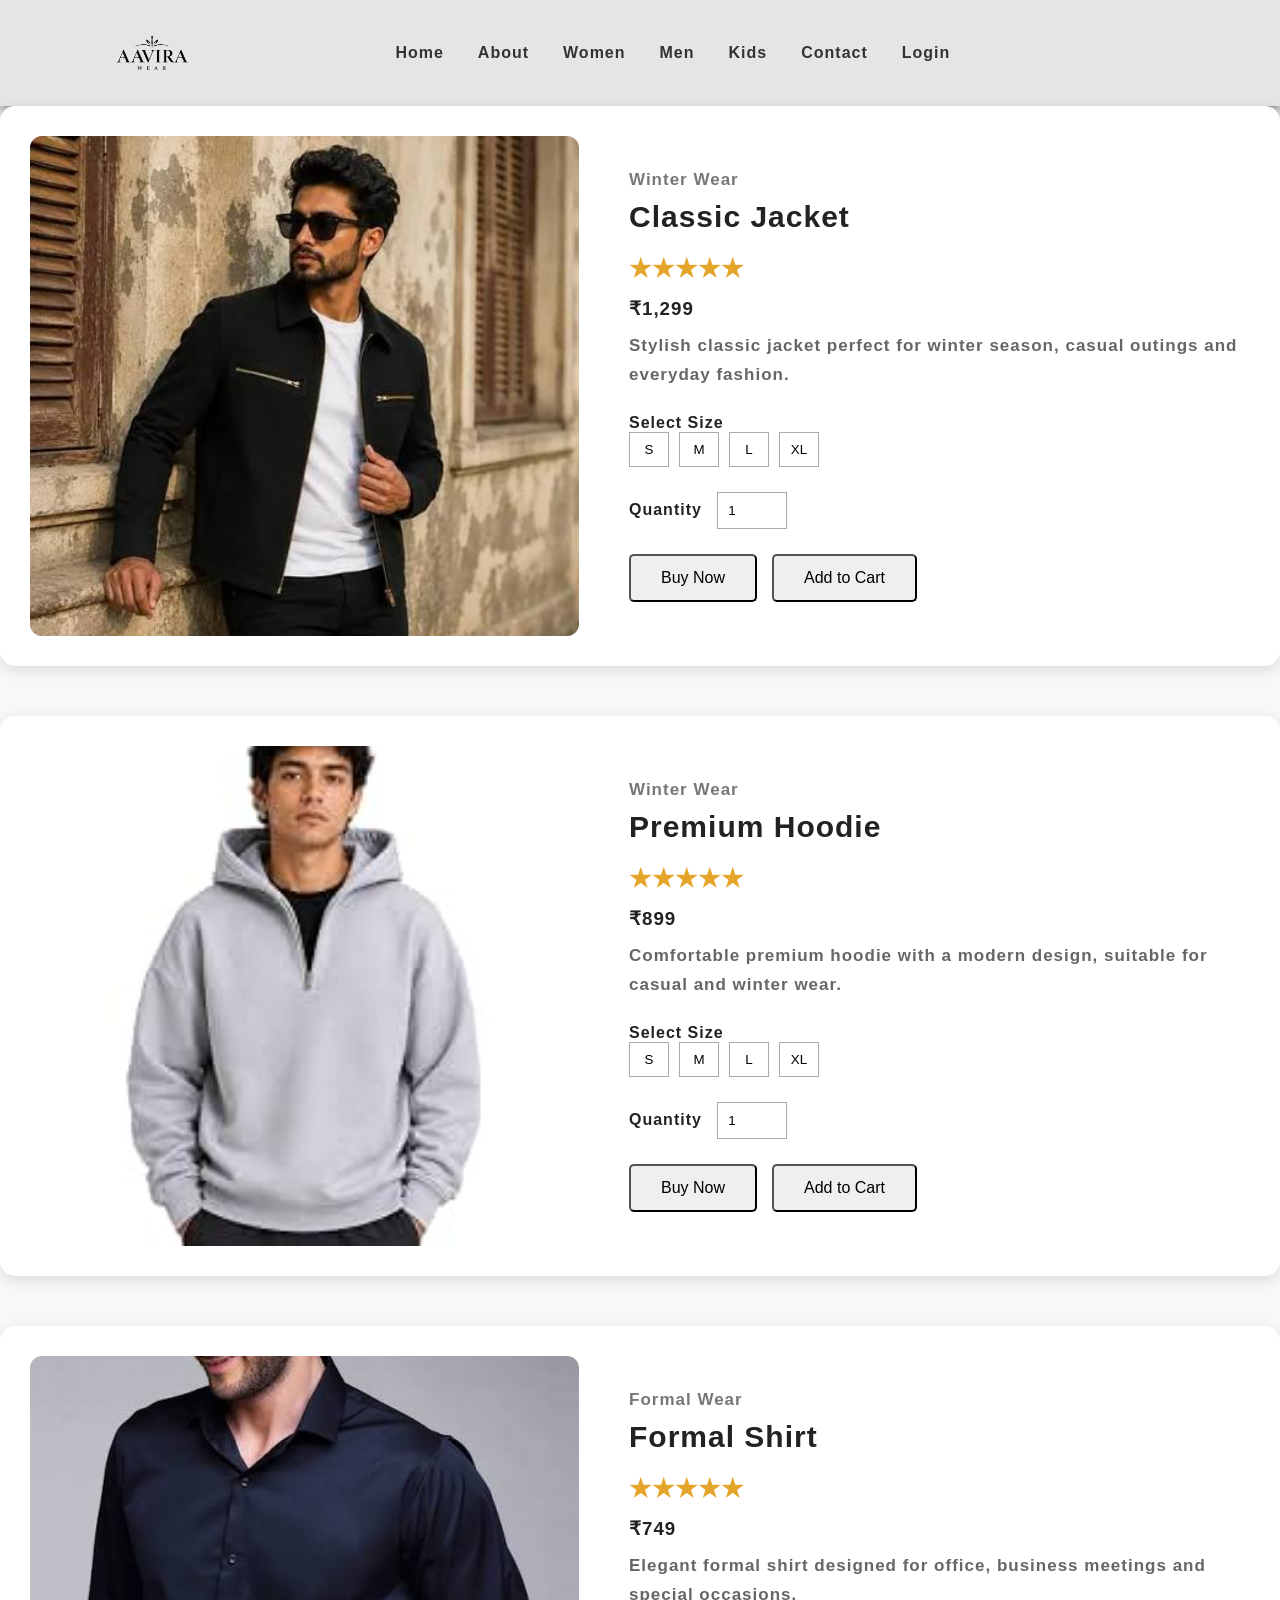
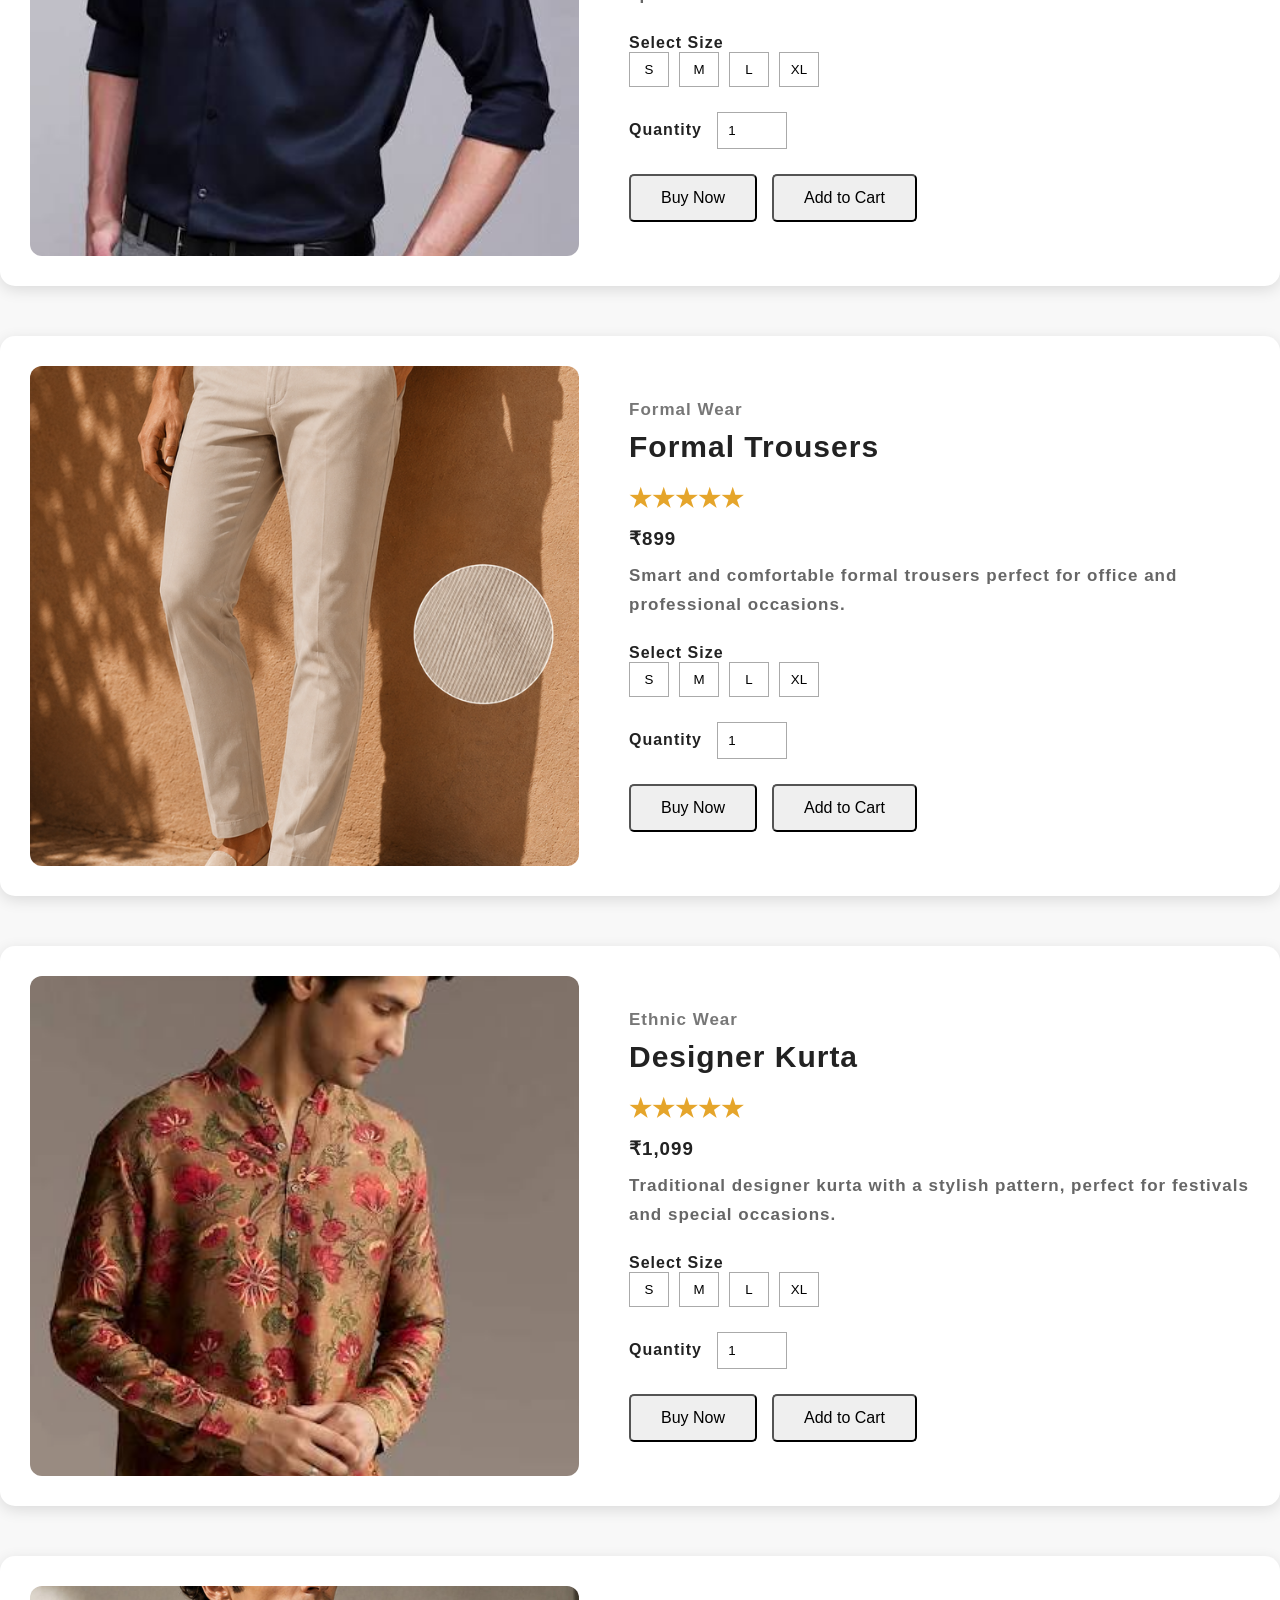
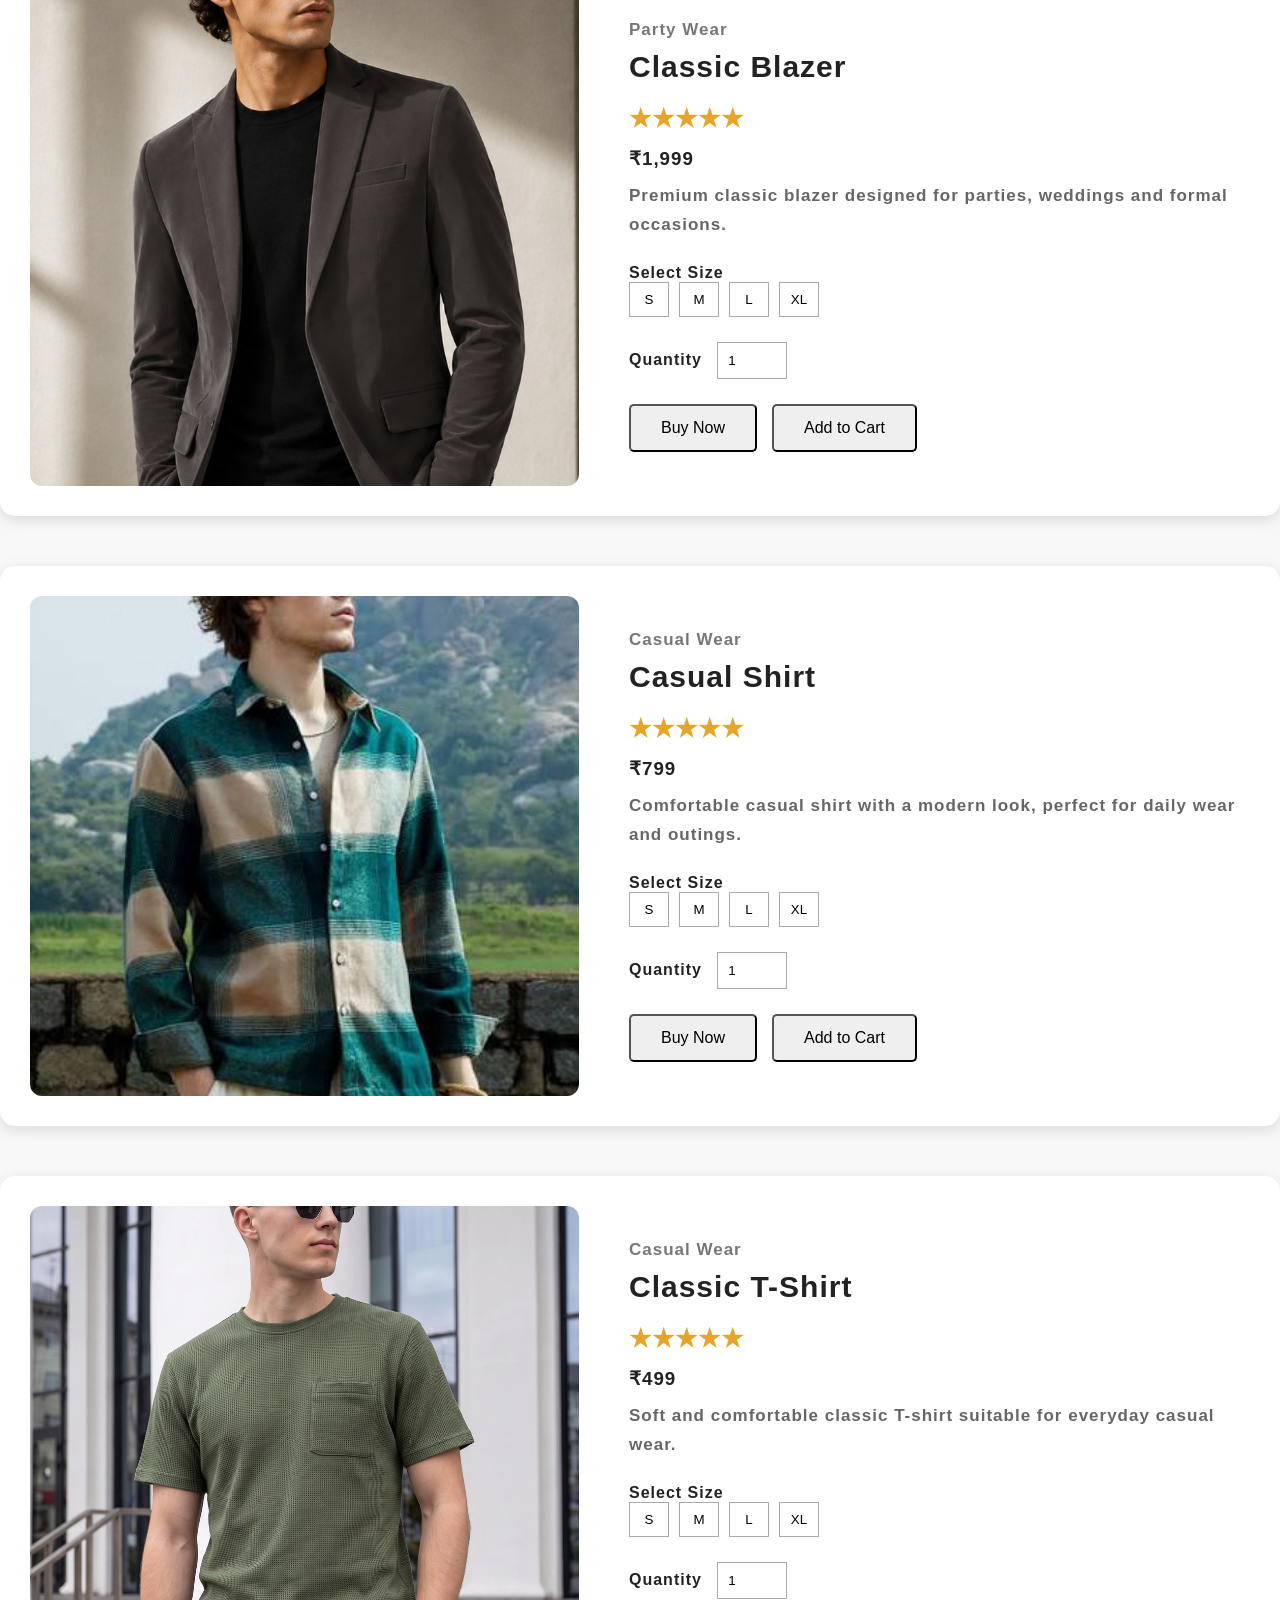
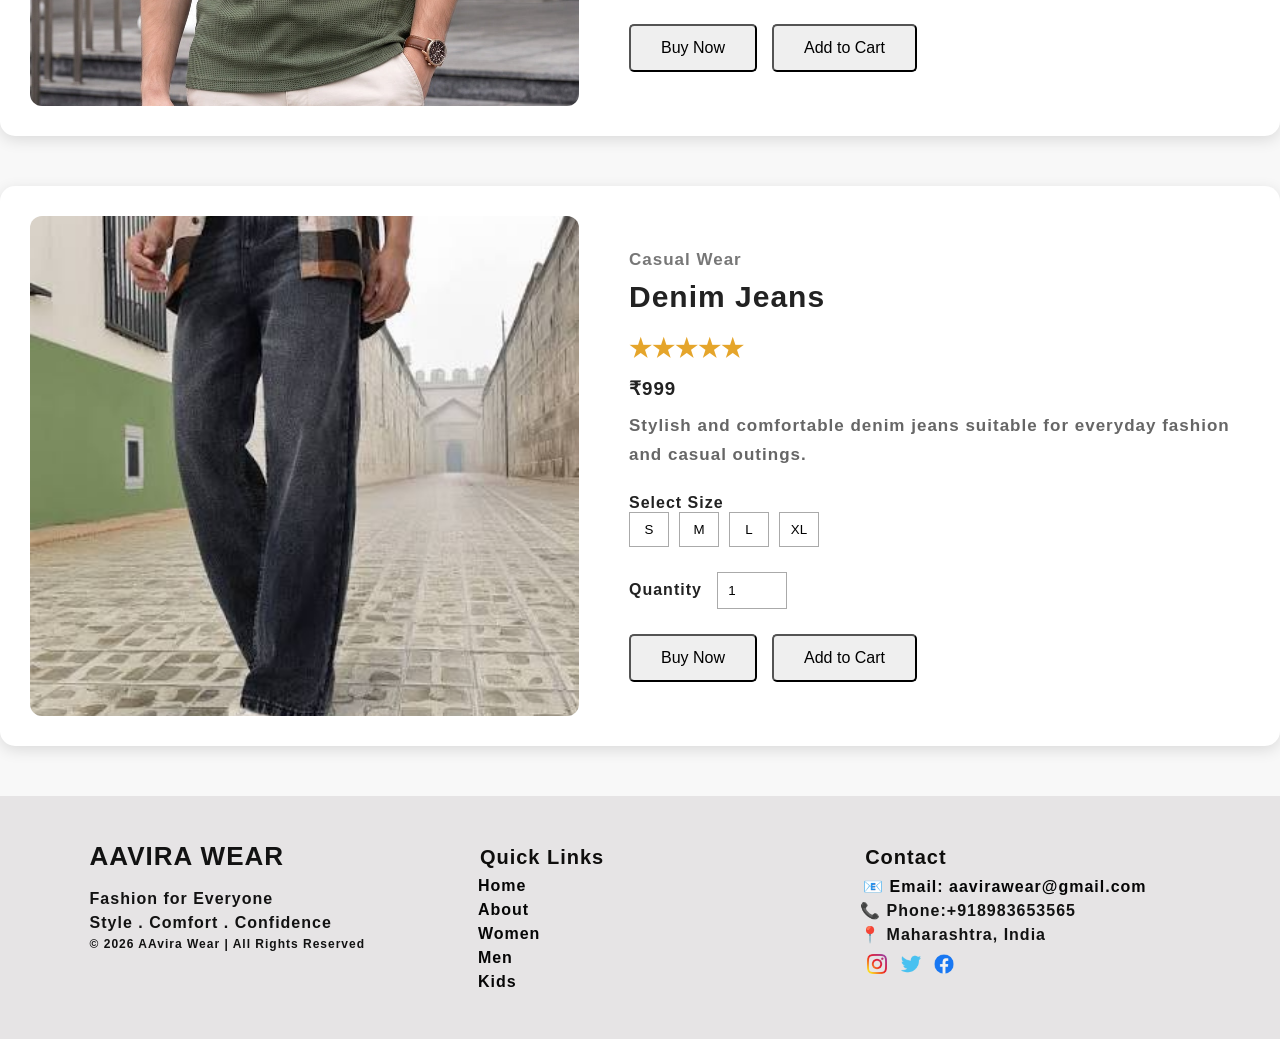
<file: pages/project-details-men.html>
<!DOCTYPE html>
<html lang="en">
<head>
    <meta charset="UTF-8">
    <meta name="viewport" content="width=device-width, initial-scale=1.0">
    <title>Men's Product Details</title>

    <link rel="stylesheet" href="../css/project-details-men.css">
     <link rel="stylesheet" href="../css/index.css">
     <link rel="stylesheet" href="../css/style.css">
</head>

<body>
 <div class="header">
         <div class="logo">
            <img src="../img/home-img/logo.png"
                 alt="Aavira Wear Logo">
        </a>
    </div>
        <button class="menu-btn">☰</button>

        <div class="nav-links">
            <a href="../index.html">Home</a>
            <a href="../pages/about.html">About</a>
            <a href="../pages/women.html">Women</a>
            <a href="../pages/men.html">Men</a>
            <a href="../pages/kids.html">Kids</a>
            <a href="../pages/contact.html">Contact</a>
            <a href="../pages/login.html">Login</a>
        </div>
    </div>
    <main class="product-container">
        <div class="product-detail">
            <img src="../img/men/classic jacket.png" alt="Classic Jacket">

            <div class="product-info">
                <p class="category">Winter Wear</p>
                <h2>Classic Jacket</h2>

                <div class="rating">★★★★★</div>

                <h3>₹1,299</h3>

                <p class="description">
                    Stylish classic jacket perfect for winter season,
                    casual outings and everyday fashion.
                </p>

                <label>Select Size</label>
                <div class="sizes">
                    <button>S</button>
                    <button>M</button>
                    <button>L</button>
                    <button>XL</button>
                </div>

                <label>Quantity</label>
                <input type="number" value="1" min="1">

                <div class="buttons">
                    <button class="buy-btn">Buy Now</button>
                    <button class="cart-btn">Add to Cart</button>
                </div>
            </div>
        </div>
        <div class="product-detail">
            <img src="../img/men/hoddie.png" alt="Premium Hoodie">

            <div class="product-info">
                <p class="category">Winter Wear</p>
                <h2>Premium Hoodie</h2>

                <div class="rating">★★★★★</div>

                <h3>₹899</h3>

                <p class="description">
                    Comfortable premium hoodie with a modern design,
                    suitable for casual and winter wear.
                </p>

                <label>Select Size</label>
                <div class="sizes">
                    <button>S</button>
                    <button>M</button>
                    <button>L</button>
                    <button>XL</button>
                </div>

                <label>Quantity</label>
                <input type="number" value="1" min="1">

                <div class="buttons">
                    <button class="buy-btn">Buy Now</button>
                    <button class="cart-btn">Add to Cart</button>
                </div>
            </div>
        </div>

        <div class="product-detail">
            <img src="../img/men/formal shirt.png" alt="Formal Shirt">

            <div class="product-info">
                <p class="category">Formal Wear</p>
                <h2>Formal Shirt</h2>

                <div class="rating">★★★★★</div>

                <h3>₹749</h3>

                <p class="description">
                    Elegant formal shirt designed for office,
                    business meetings and special occasions.
                </p>

                <label>Select Size</label>
                <div class="sizes">
                    <button>S</button>
                    <button>M</button>
                    <button>L</button>
                    <button>XL</button>
                </div>

                <label>Quantity</label>
                <input type="number" value="1" min="1">

                <div class="buttons">
                    <button class="buy-btn">Buy Now</button>
                    <button class="cart-btn">Add to Cart</button>
                </div>
            </div>
        </div>
        <div class="product-detail">
            <img src="../img/men/trouser.png" alt="Formal Trousers">

            <div class="product-info">
                <p class="category">Formal Wear</p>
                <h2>Formal Trousers</h2>

                <div class="rating">★★★★★</div>

                <h3>₹899</h3>

                <p class="description">
                    Smart and comfortable formal trousers perfect
                    for office and professional occasions.
                </p>

                <label>Select Size</label>
                <div class="sizes">
                    <button>S</button>
                    <button>M</button>
                    <button>L</button>
                    <button>XL</button>
                </div>

                <label>Quantity</label>
                <input type="number" value="1" min="1">

                <div class="buttons">
                    <button class="buy-btn">Buy Now</button>
                    <button class="cart-btn">Add to Cart</button>
                </div>
            </div>
        </div>

        <div class="product-detail">
            <img src="../img/men/designerkurtaa.png" alt="Designer Kurta">

            <div class="product-info">
                <p class="category">Ethnic Wear</p>
                <h2>Designer Kurta</h2>

                <div class="rating">★★★★★</div>

                <h3>₹1,099</h3>

                <p class="description">
                    Traditional designer kurta with a stylish pattern,
                    perfect for festivals and special occasions.
                </p>

                <label>Select Size</label>
                <div class="sizes">
                    <button>S</button>
                    <button>M</button>
                    <button>L</button>
                    <button>XL</button>
                </div>

                <label>Quantity</label>
                <input type="number" value="1" min="1">

                <div class="buttons">
                    <button class="buy-btn">Buy Now</button>
                    <button class="cart-btn">Add to Cart</button>
                </div>
            </div>
        </div>

        <div class="product-detail">
            <img src="../img/men/blaser.png" alt="Classic Blazer">

            <div class="product-info">
                <p class="category">Party Wear</p>
                <h2>Classic Blazer</h2>

                <div class="rating">★★★★★</div>

                <h3>₹1,999</h3>

                <p class="description">
                    Premium classic blazer designed for parties,
                    weddings and formal occasions.
                </p>

                <label>Select Size</label>
                <div class="sizes">
                    <button>S</button>
                    <button>M</button>
                    <button>L</button>
                    <button>XL</button>
                </div>

                <label>Quantity</label>
                <input type="number" value="1" min="1">

                <div class="buttons">
                    <button class="buy-btn">Buy Now</button>
                    <button class="cart-btn">Add to Cart</button>
                </div>
            </div>
        </div>

        <div class="product-detail">
            <img src="../img/men/causalshirt.png" alt="Casual Shirt">

            <div class="product-info">
                <p class="category">Casual Wear</p>
                <h2>Casual Shirt</h2>

                <div class="rating">★★★★★</div>

                <h3>₹799</h3>

                <p class="description">
                    Comfortable casual shirt with a modern look,
                    perfect for daily wear and outings.
                </p>

                <label>Select Size</label>
                <div class="sizes">
                    <button>S</button>
                    <button>M</button>
                    <button>L</button>
                    <button>XL</button>
                </div>

                <label>Quantity</label>
                <input type="number" value="1" min="1">

                <div class="buttons">
                    <button class="buy-btn">Buy Now</button>
                    <button class="cart-btn">Add to Cart</button>
                </div>
            </div>
        </div>

        <div class="product-detail">
            <img src="../img/men/classic tshirt.png" alt="Classic T-Shirt">

            <div class="product-info">
                <p class="category">Casual Wear</p>
                <h2>Classic T-Shirt</h2>

                <div class="rating">★★★★★</div>

                <h3>₹499</h3>

                <p class="description">
                    Soft and comfortable classic T-shirt suitable
                    for everyday casual wear.
                </p>

                <label>Select Size</label>
                <div class="sizes">
                    <button>S</button>
                    <button>M</button>
                    <button>L</button>
                    <button>XL</button>
                </div>

                <label>Quantity</label>
                <input type="number" value="1" min="1">

                <div class="buttons">
                    <button class="buy-btn">Buy Now</button>
                    <button class="cart-btn">Add to Cart</button>
                </div>
            </div>
        </div>

        <div class="product-detail">
            <img src="../img/men/denim jeans.png" alt="Denim Jeans">

            <div class="product-info">
                <p class="category">Casual Wear</p>
                <h2>Denim Jeans</h2>

                <div class="rating">★★★★★</div>

                <h3>₹999</h3>

                <p class="description">
                    Stylish and comfortable denim jeans suitable
                    for everyday fashion and casual outings.
                </p>

                <label>Select Size</label>
                <div class="sizes">
                    <button>S</button>
                    <button>M</button>
                    <button>L</button>
                    <button>XL</button>
                </div>

                <label>Quantity</label>
                <input type="number" value="1" min="1">

                <div class="buttons">
                    <button class="buy-btn">Buy Now</button>
                    <button class="cart-btn">Add to Cart</button>
                </div>
            </div>
        </div>

    </main>
 <div class="footer">
        <div class="footer-content">
            <div>
                <h2>AAVIRA WEAR</h2>
                <p>
                    Fashion for Everyone
                </p>

                <p>
                    Style . Comfort . Confidence
                </p>
                <div class="copyright">
            <p>© 2026 AAvira Wear | All Rights Reserved</p>
        </div>
            </div>

            <div>
                <h3>Quick Links</h3>
                <a href="../index.html">Home</a>
                <a href="../pages/about.html">About</a>
                <a href="../pages/women.html">Women</a>
                <a href="../pages/men.html">Men</a>
                <a href="../pages/kids.html">Kids</a>
            </div>

            <div>
                <h3>Contact</h3>
                <a href="">
                   📧 Email: aavirawear@gmail.com
                </a>

                <p>
                    📞 Phone:+918983653565
                </p>
                <p>
                    📍 Maharashtra, India
                </p>
                <div>
                <a href="#" class="social-media">
                    <img src="../img/home-img/instagram-icon.png" alt="instagram">
                     <img src="../img/home-img/tweter-icon.png" alt="twitter">
                       <img src="../img/home-img/facebook-icon.png" alt="facebook">
                </a>
            </div>
            </div>
        
        </div>
</div>


</body>
</html>
</file>
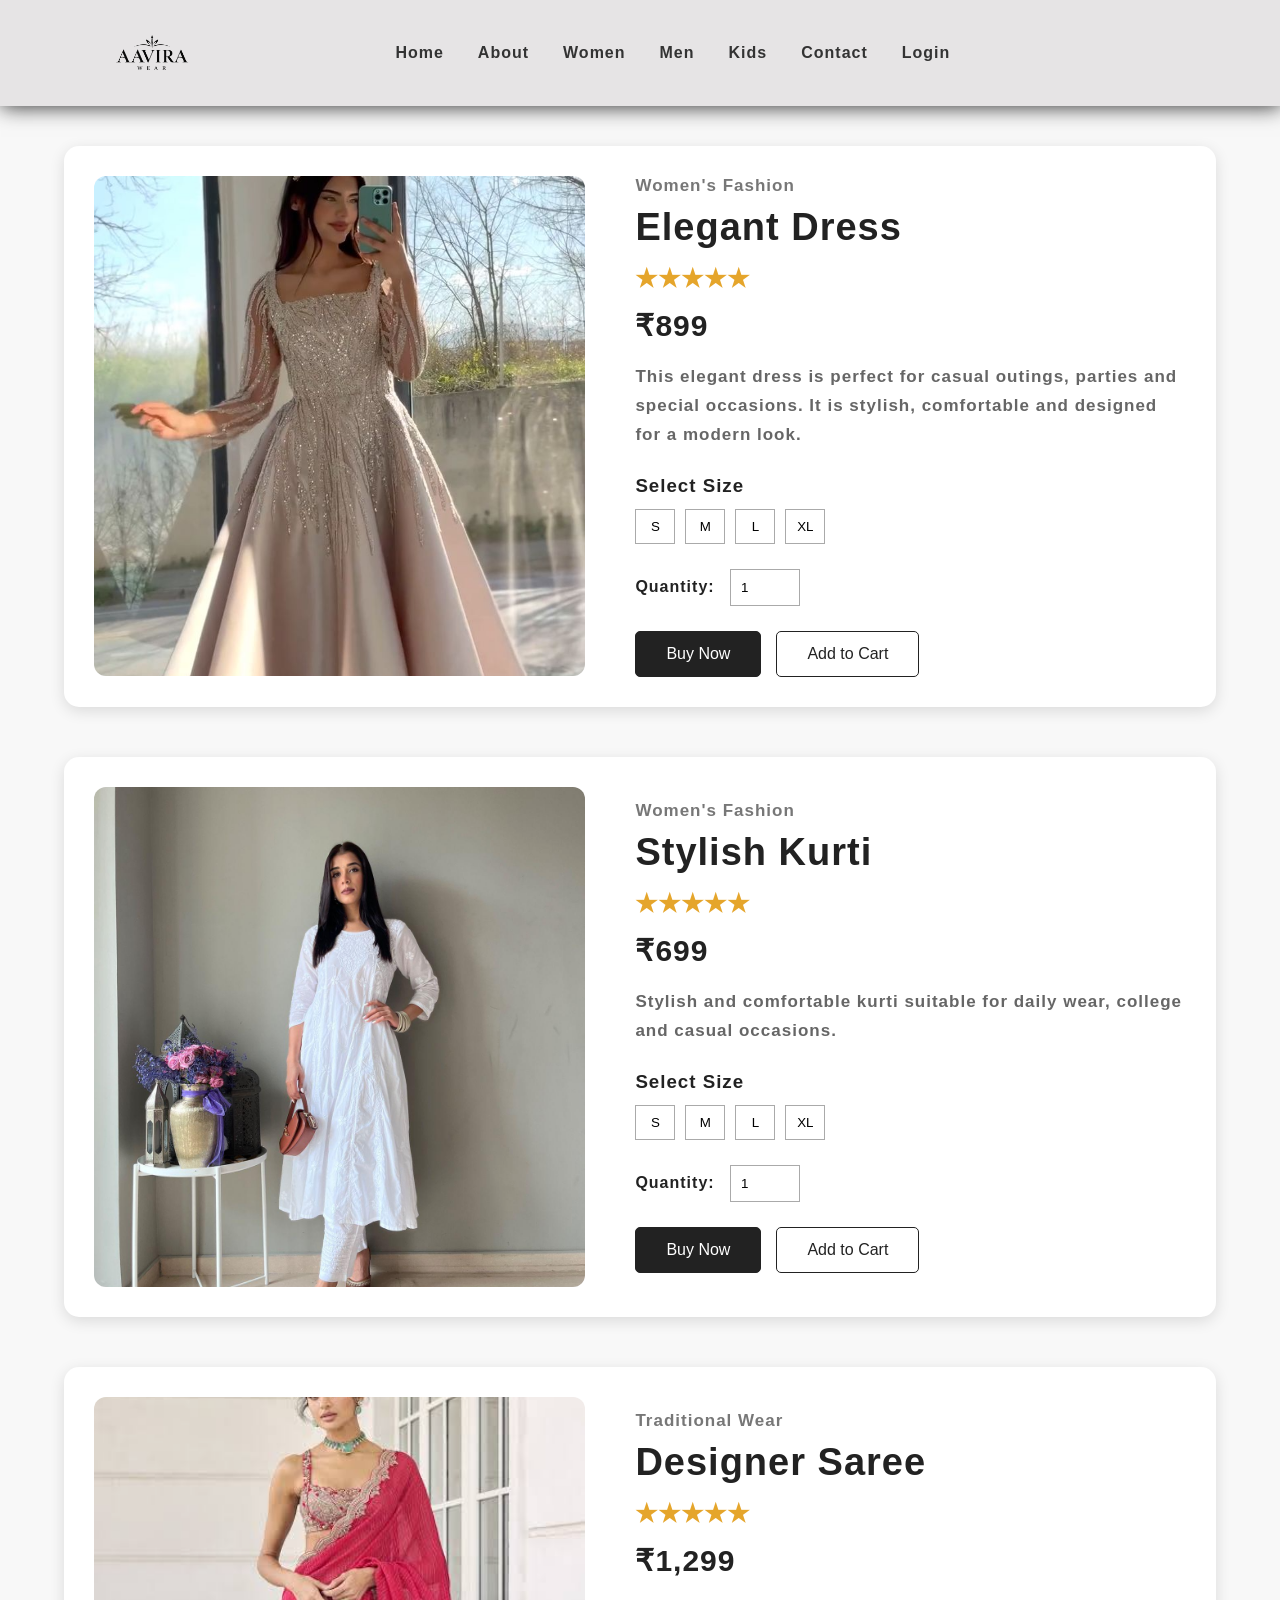
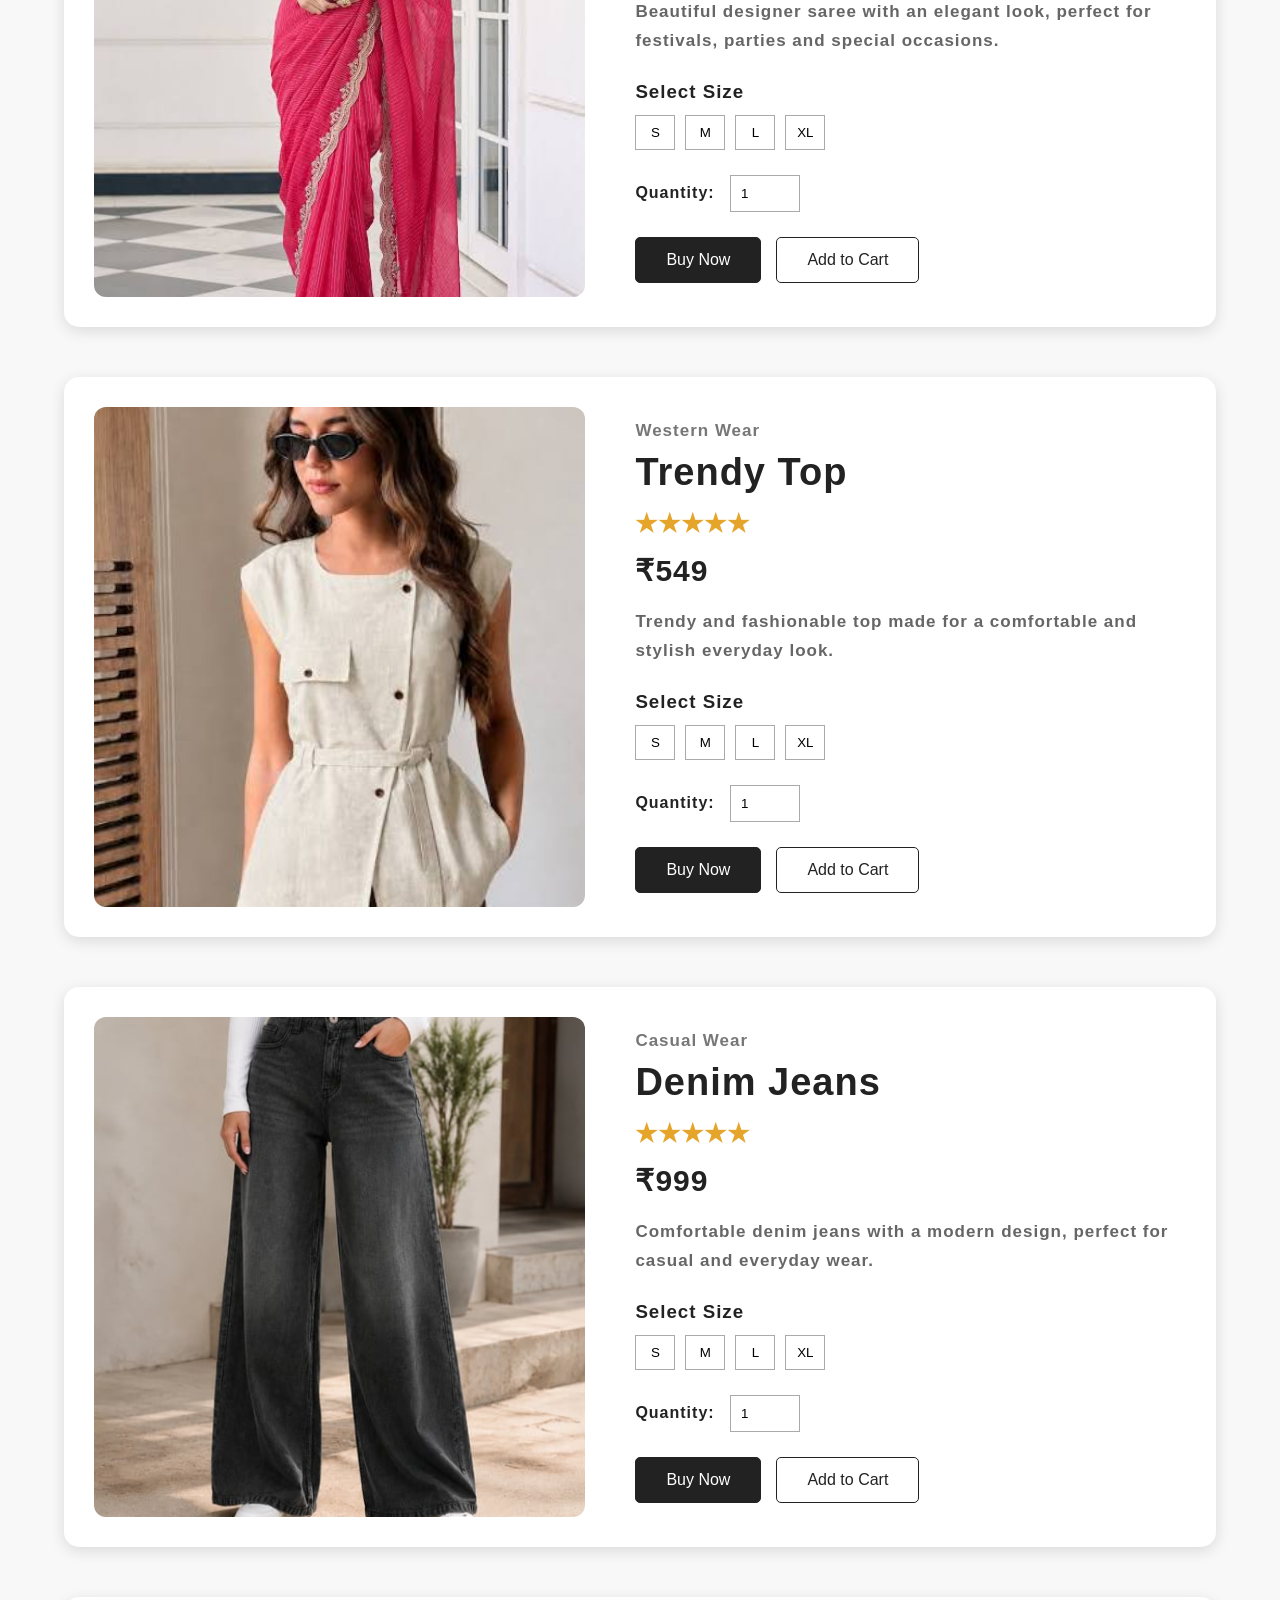
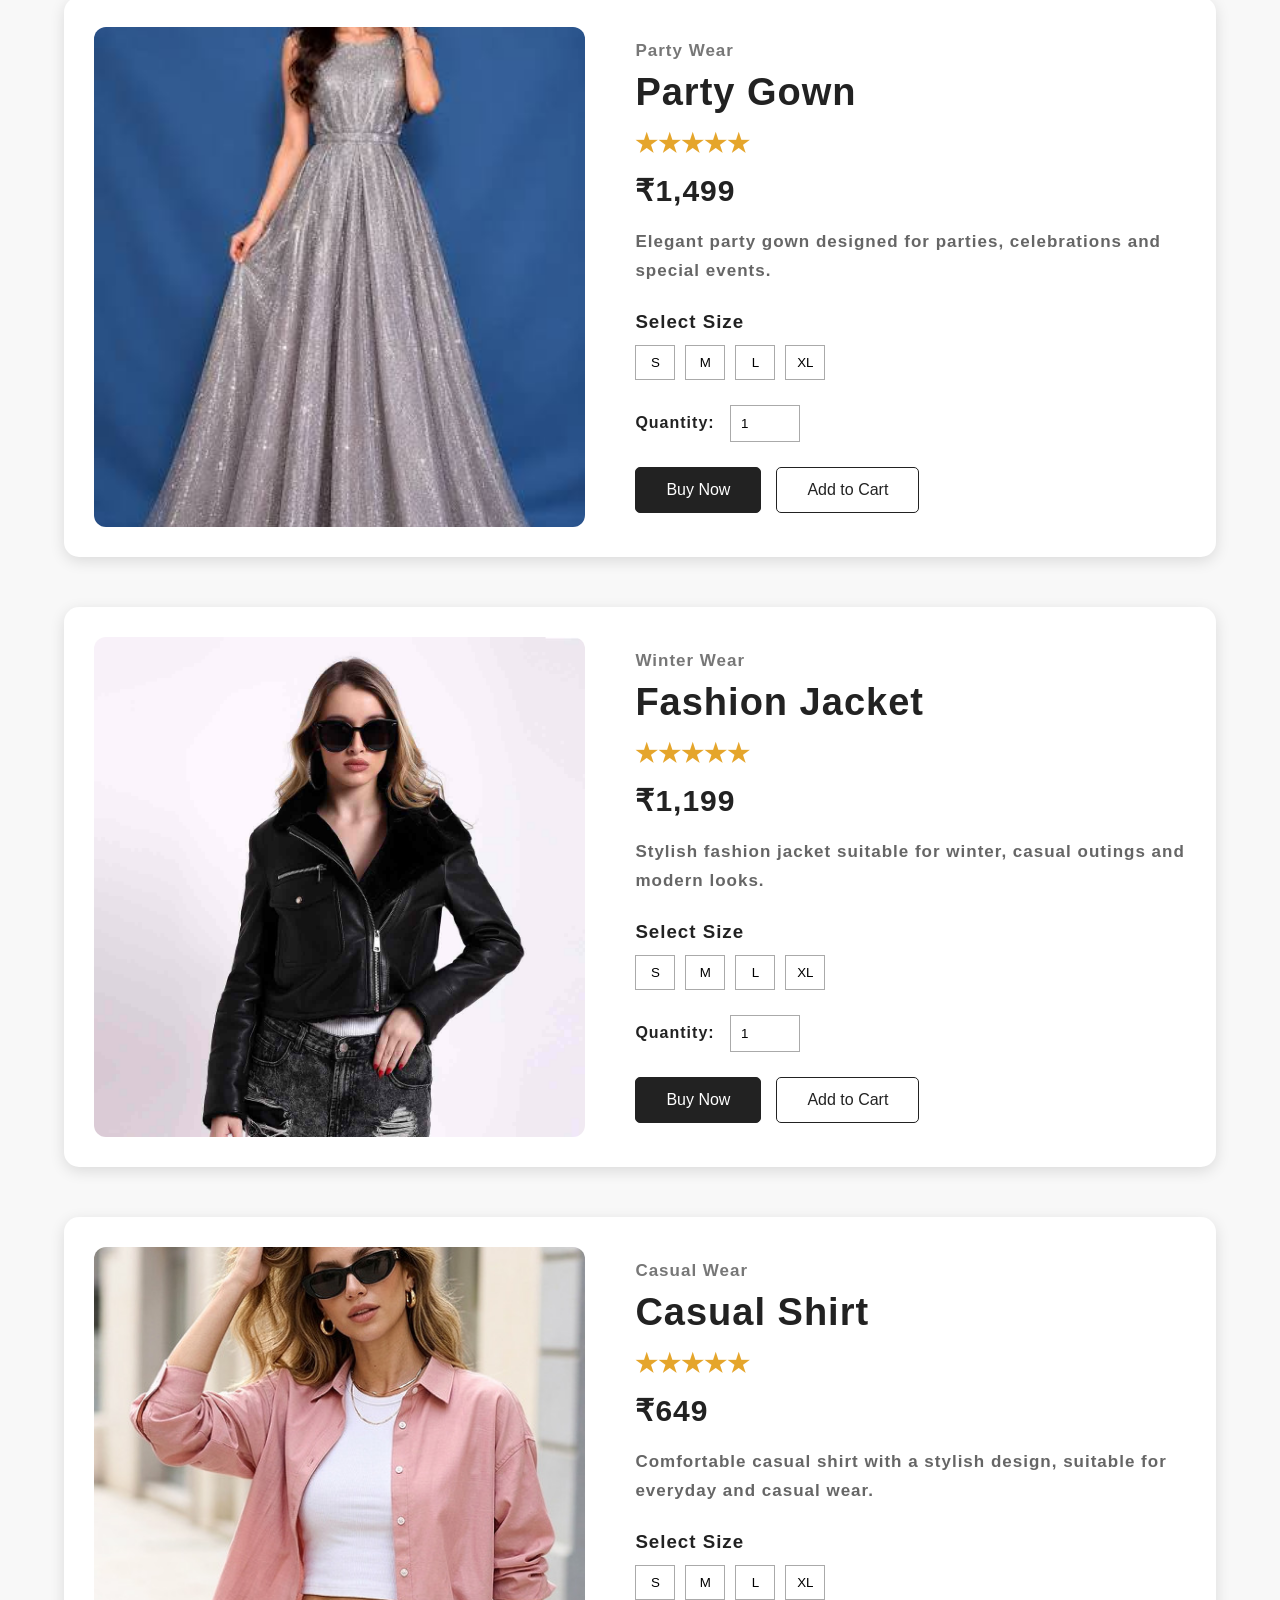
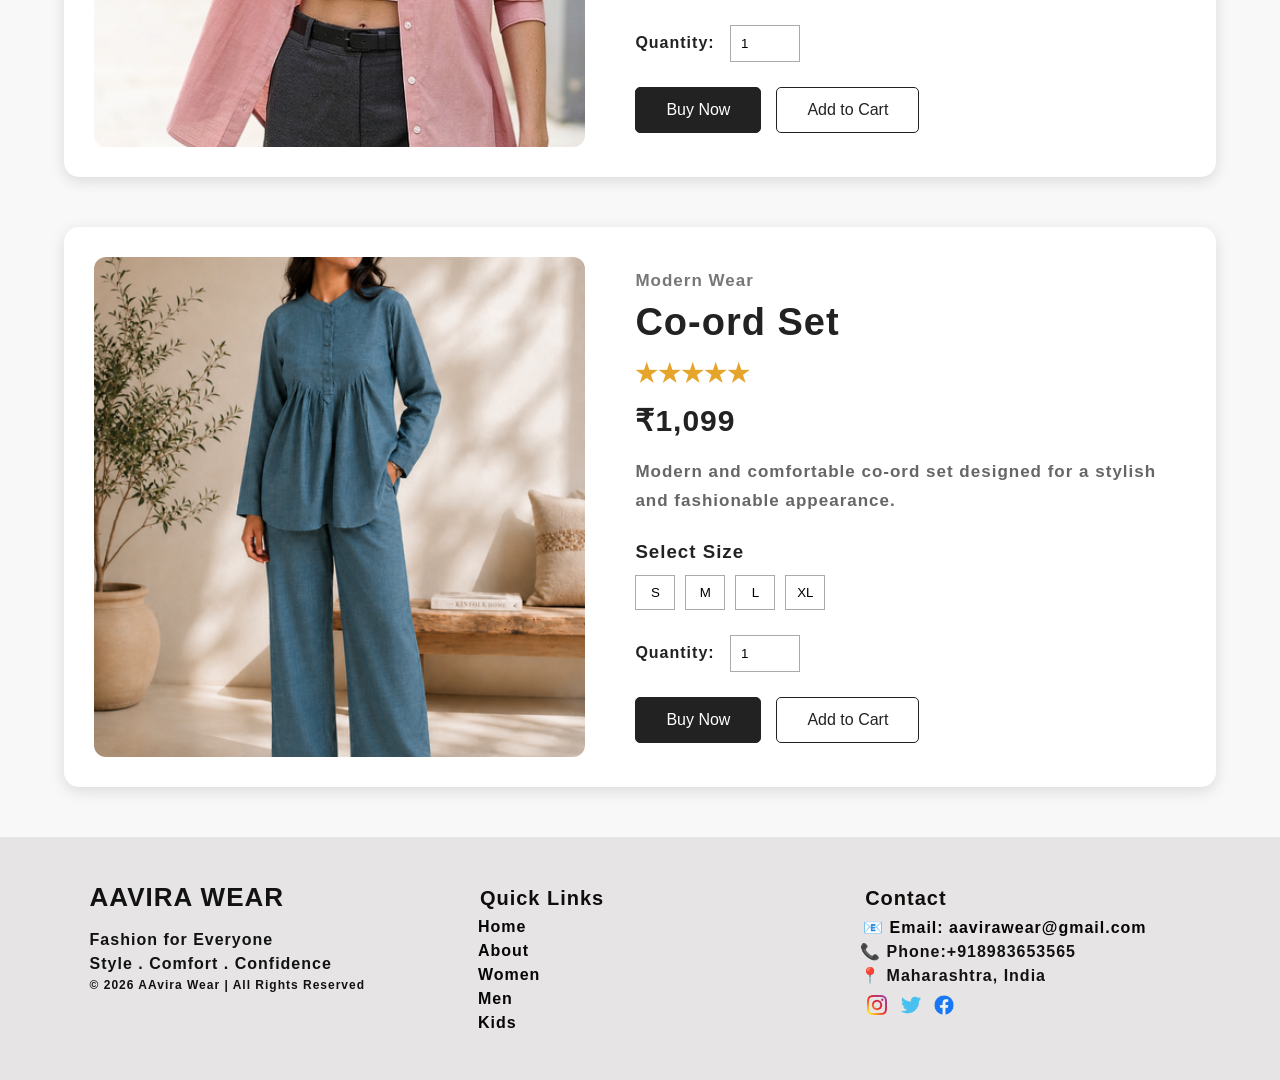
<file: pages/project-details.html>
<!DOCTYPE html>
<html lang="en">
<head>
    <meta charset="UTF-8">
    <meta name="viewport" content="width=device-width, initial-scale=1.0">

    <title>Cloth Shop | Product Details</title>

    <link rel="stylesheet" href="../css/project-details.css">
  
    <link rel="stylesheet" href="../css/index.css">
    
    <link rel="stylesheet" href="../css/style.css">
</head>

<body>
  <div class="header">
         <div class="logo">
            <img src="../img/home-img/logo.png"
                 alt="Aavira Wear Logo">
        </a>
    </div>
        <button class="menu-btn">☰</button>

        <div class="nav-links">
            <a href="../index.html">Home</a>
            <a href="../pages/about.html">About</a>
            <a href="../pages/women.html">Women</a>
            <a href="../pages/men.html">Men</a>
            <a href="../pages/kids.html">Kids</a>
            <a href="../pages/contact.html">Contact</a>
            <a href="../pages/login.html">Login</a>
        </div>
    </div>
    <section class="products-details">
        <div class="product-detail">
            <img src="../img/women/elegent dress.png" alt="Elegant Dress">

            <div class="product-info">
                <p class="category">Women's Fashion</p>
                <h1>Elegant Dress</h1>

                <div class="rating">★★★★★</div>

                <h2>₹899</h2>

                <p>
                    This elegant dress is perfect for casual outings,
                    parties and special occasions. It is stylish,
                    comfortable and designed for a modern look.
                </p>

                <h3>Select Size</h3>

                <div class="sizes">
                    <button>S</button>
                    <button>M</button>
                    <button>L</button>
                    <button>XL</button>
                </div>

                <label>Quantity:</label>
                <input type="number" value="1" min="1">

                <div class="buttons">
                    <button class="buy">Buy Now</button>
                    <button class="cart">Add to Cart</button>
                </div>
            </div>
        </div>

        <div class="product-detail">
            <img src="../img/women/stylish kurti.png" alt="Stylish Kurti">

            <div class="product-info">
                <p class="category">Women's Fashion</p>
                <h1>Stylish Kurti</h1>

                <div class="rating">★★★★★</div>

                <h2>₹699</h2>

                <p>
                    Stylish and comfortable kurti suitable for daily wear,
                    college and casual occasions.
                </p>

                <h3>Select Size</h3>

                <div class="sizes">
                    <button>S</button>
                    <button>M</button>
                    <button>L</button>
                    <button>XL</button>
                </div>

                <label>Quantity:</label>
                <input type="number" value="1" min="1">

                <div class="buttons">
                    <button class="buy">Buy Now</button>
                    <button class="cart">Add to Cart</button>
                </div>
            </div>
        </div>

        <div class="product-detail">
            <img src="../img/women/designersaree.png" alt="Designer Saree">

            <div class="product-info">
                <p class="category">Traditional Wear</p>
                <h1>Designer Saree</h1>

                <div class="rating">★★★★★</div>

                <h2>₹1,299</h2>

                <p>
                    Beautiful designer saree with an elegant look,
                    perfect for festivals, parties and special occasions.
                </p>

                <h3>Select Size</h3>

                <div class="sizes">
                    <button>S</button>
                    <button>M</button>
                    <button>L</button>
                    <button>XL</button>
                </div>

                <label>Quantity:</label>
                <input type="number" value="1" min="1">

                <div class="buttons">
                    <button class="buy">Buy Now</button>
                    <button class="cart">Add to Cart</button>
                </div>
            </div>
        </div>

        <div class="product-detail">
            <img src="../img/women/trendytop.png" alt="Trendy Top">

            <div class="product-info">
                <p class="category">Western Wear</p>
                <h1>Trendy Top</h1>

                <div class="rating">★★★★★</div>

                <h2>₹549</h2>

                <p>
                    Trendy and fashionable top made for a comfortable
                    and stylish everyday look.
                </p>

                <h3>Select Size</h3>

                <div class="sizes">
                    <button>S</button>
                    <button>M</button>
                    <button>L</button>
                    <button>XL</button>
                </div>

                <label>Quantity:</label>
                <input type="number" value="1" min="1">

                <div class="buttons">
                    <button class="buy">Buy Now</button>
                    <button class="cart">Add to Cart</button>
                </div>
            </div>
        </div>

        <div class="product-detail">
            <img src="../img/women/denimjeans.png" alt="Denim Jeans">

            <div class="product-info">
                <p class="category">Casual Wear</p>
                <h1>Denim Jeans</h1>

                <div class="rating">★★★★★</div>

                <h2>₹999</h2>

                <p>
                    Comfortable denim jeans with a modern design,
                    perfect for casual and everyday wear.
                </p>

                <h3>Select Size</h3>

                <div class="sizes">
                    <button>S</button>
                    <button>M</button>
                    <button>L</button>
                    <button>XL</button>
                </div>

                <label>Quantity:</label>
                <input type="number" value="1" min="1">

                <div class="buttons">
                    <button class="buy">Buy Now</button>
                    <button class="cart">Add to Cart</button>
                </div>
            </div>
        </div>

        <div class="product-detail">
            <img src="../img/women/partygown.png" alt="Party Gown">

            <div class="product-info">
                <p class="category">Party Wear</p>
                <h1>Party Gown</h1>

                <div class="rating">★★★★★</div>

                <h2>₹1,499</h2>

                <p>
                    Elegant party gown designed for parties,
                    celebrations and special events.
                </p>

                <h3>Select Size</h3>

                <div class="sizes">
                    <button>S</button>
                    <button>M</button>
                    <button>L</button>
                    <button>XL</button>
                </div>

                <label>Quantity:</label>
                <input type="number" value="1" min="1">

                <div class="buttons">
                    <button class="buy">Buy Now</button>
                    <button class="cart">Add to Cart</button>
                </div>
            </div>
        </div>

        <div class="product-detail">
            <img src="../img/women/fashion jacket.png" alt="Fashion Jacket">

            <div class="product-info">
                <p class="category">Winter Wear</p>
                <h1>Fashion Jacket</h1>

                <div class="rating">★★★★★</div>

                <h2>₹1,199</h2>

                <p>
                    Stylish fashion jacket suitable for winter,
                    casual outings and modern looks.
                </p>

                <h3>Select Size</h3>

                <div class="sizes">
                    <button>S</button>
                    <button>M</button>
                    <button>L</button>
                    <button>XL</button>
                </div>

                <label>Quantity:</label>
                <input type="number" value="1" min="1">

                <div class="buttons">
                    <button class="buy">Buy Now</button>
                    <button class="cart">Add to Cart</button>
                </div>
            </div>
        </div>

        <div class="product-detail">
            <img src="../img/women/causalshirt.png" alt="Casual Shirt">

            <div class="product-info">
                <p class="category">Casual Wear</p>
                <h1>Casual Shirt</h1>

                <div class="rating">★★★★★</div>

                <h2>₹649</h2>

                <p>
                    Comfortable casual shirt with a stylish design,
                    suitable for everyday and casual wear.
                </p>

                <h3>Select Size</h3>

                <div class="sizes">
                    <button>S</button>
                    <button>M</button>
                    <button>L</button>
                    <button>XL</button>
                </div>

                <label>Quantity:</label>
                <input type="number" value="1" min="1">

                <div class="buttons">
                    <button class="buy">Buy Now</button>
                    <button class="cart">Add to Cart</button>
                </div>
            </div>
        </div>

        <div class="product-detail">
            <img src="../img/women/co_ordset.png" alt="Co-ord Set">

            <div class="product-info">
                <p class="category">Modern Wear</p>
                <h1>Co-ord Set</h1>

                <div class="rating">★★★★★</div>

                <h2>₹1,099</h2>

                <p>
                    Modern and comfortable co-ord set designed
                    for a stylish and fashionable appearance.
                </p>

                <h3>Select Size</h3>

                <div class="sizes">
                    <button>S</button>
                    <button>M</button>
                    <button>L</button>
                    <button>XL</button>
                </div>

                <label>Quantity:</label>
                <input type="number" value="1" min="1">

                <div class="buttons">
                    <button class="buy">Buy Now</button>
                    <button class="cart">Add to Cart</button>
                </div>
            </div>
        </div>
    </section>
 <div class="footer">
        <div class="footer-content">
            <div>
                <h2>AAVIRA WEAR</h2>
                <p>
                    Fashion for Everyone
                </p>

                <p>
                    Style . Comfort . Confidence
                </p>
                <div class="copyright">
            <p>© 2026 AAvira Wear | All Rights Reserved</p>
        </div>
            </div>

            <div>
                <h3>Quick Links</h3>
                <a href="../index.html">Home</a>
                <a href="../pages/about.html">About</a>
                <a href="../pages/women.html">Women</a>
                <a href="../pages/men.html">Men</a>
                <a href="../pages/kids.html">Kids</a>
            </div>

            <div>
                <h3>Contact</h3>
                <a href="">
                   📧 Email: aavirawear@gmail.com
                </a>

                <p>
                    📞 Phone:+918983653565
                </p>
                <p>
                    📍 Maharashtra, India
                </p>
                <div>
                <a href="#" class="social-media">
                    <img src="../img/home-img/instagram-icon.png" alt="instagram">
                     <img src="../img/home-img/tweter-icon.png" alt="twitter">
                       <img src="../img/home-img/facebook-icon.png" alt="facebook">
                </a>
            </div>
            </div>
        
        </div>
</div>


</body>
</html>
</file>
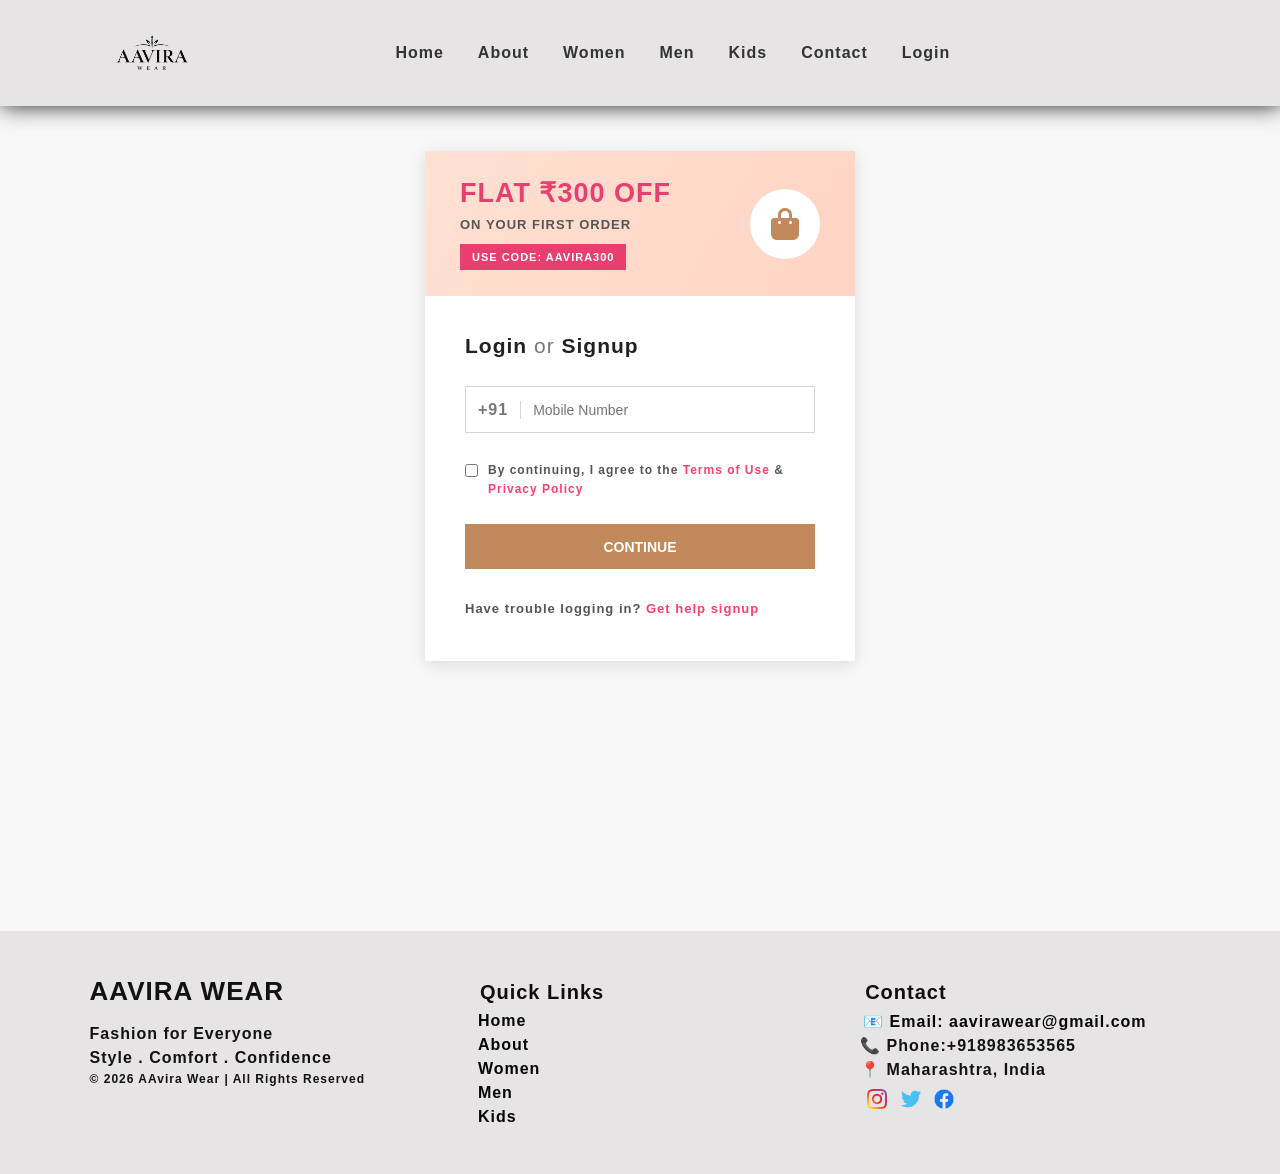
<file: pages/signup.html>
<!DOCTYPE html>
<html lang="en">
<head>
    <meta charset="UTF-8">
    <meta name="viewport" content="width=device-width, initial-scale=1.0">
    <title>Aavira Wear | Login</title>
    <link rel="stylesheet"
        href="https://cdnjs.cloudflare.com/ajax/libs/font-awesome/6.5.2/css/all.min.css">
    <link rel="stylesheet" href="../css/login.css">
    <link rel="stylesheet" href="../css/style.css">
    <link rel="stylesheet" href="../css/index.css">

</head>
<body>
    <div class="header">
         <div class="logo">
            <img src="../img/home-img/logo.png"
                 alt="Aavira Wear Logo">
        </a>
    </div>
        <button class="menu-btn">☰</button>

        <div class="nav-links">
            <a href="../index.html">Home</a>
            <a href="../pages/about.html">About</a>
            <a href="../pages/women.html">Women</a>
            <a href="../pages/men.html">Men</a>
            <a href="../pages/kids.html">Kids</a>
            <a href="../pages/contact.html">Contact</a>
            <a href="../pages/signup.html">Login</a>
        </div>
    </div>
    <main class="login-container">
        <div class="login-box">
            <div class="offer-banner">
                <div class="offer-text">
                    <h2>FLAT ₹300 OFF</h2>
                    <p>ON YOUR FIRST ORDER</p>
                    <span>USE CODE: AAVIRA300</span>
                </div>
                <div class="offer-icon">
                    <i class="fa-solid fa-bag-shopping"></i>
                </div>
            </div>
            <div class="login-content">
                <h2>
                    Login <span>or</span> Signup
                </h2>
                <div class="input-box">
                    <span class="country-code">+91</span>
                    <input type="tel"
                        placeholder="Mobile Number"
                        maxlength="10">
                </div>
                <div class="terms">
                    <input type="checkbox" id="terms">
                    <label for="terms">
                        By continuing, I agree to the
                        <a href="#">Terms of Use</a> &
                        <a href="#">Privacy Policy</a>
                    </label>

                </div>
                <button class="continue-btn">
                    CONTINUE
                </button>
                <p class="help">
                    Have trouble logging in?
                    <a href="#">Get help</a>
                    <a href="../pages/login.html">signup</a>
                </p>
            </div>
        </div>
    </main>
    <div class="footer">
        <div class="footer-content">
            <div>
                <h2>AAVIRA WEAR</h2>
                <p>
                    Fashion for Everyone
                </p>

                <p>
                    Style . Comfort . Confidence
                </p>
                <div class="copyright">
            <p>© 2026 AAvira Wear | All Rights Reserved</p>
        </div>
            </div>

            <div>
                <h3>Quick Links</h3>
                <a href="../index.html">Home</a>
                <a href="../pages/about.html">About</a>
                <a href="../pages/women.html">Women</a>
                <a href="../pages/men.html">Men</a>
                <a href="../pages/kids.html">Kids</a>
            </div>

            <div>
                <h3>Contact</h3>
                <a href="">
                   📧 Email: aavirawear@gmail.com
                </a>

                <p>
                    📞 Phone:+918983653565
                </p>

                <p>
                    📍 Maharashtra, India
                </p>

                <div>
                <a href="#" class="social-media">
                    <img src="../img/home-img/instagram-icon.png" alt="instagram">
                     <img src="../img/home-img/tweter-icon.png" alt="twitter">
                       <img src="../img/home-img/facebook-icon.png" alt="facebook">
                </a>
            </div>
            </div>
        
        </div>
</div>
</body>
</html>
</file>
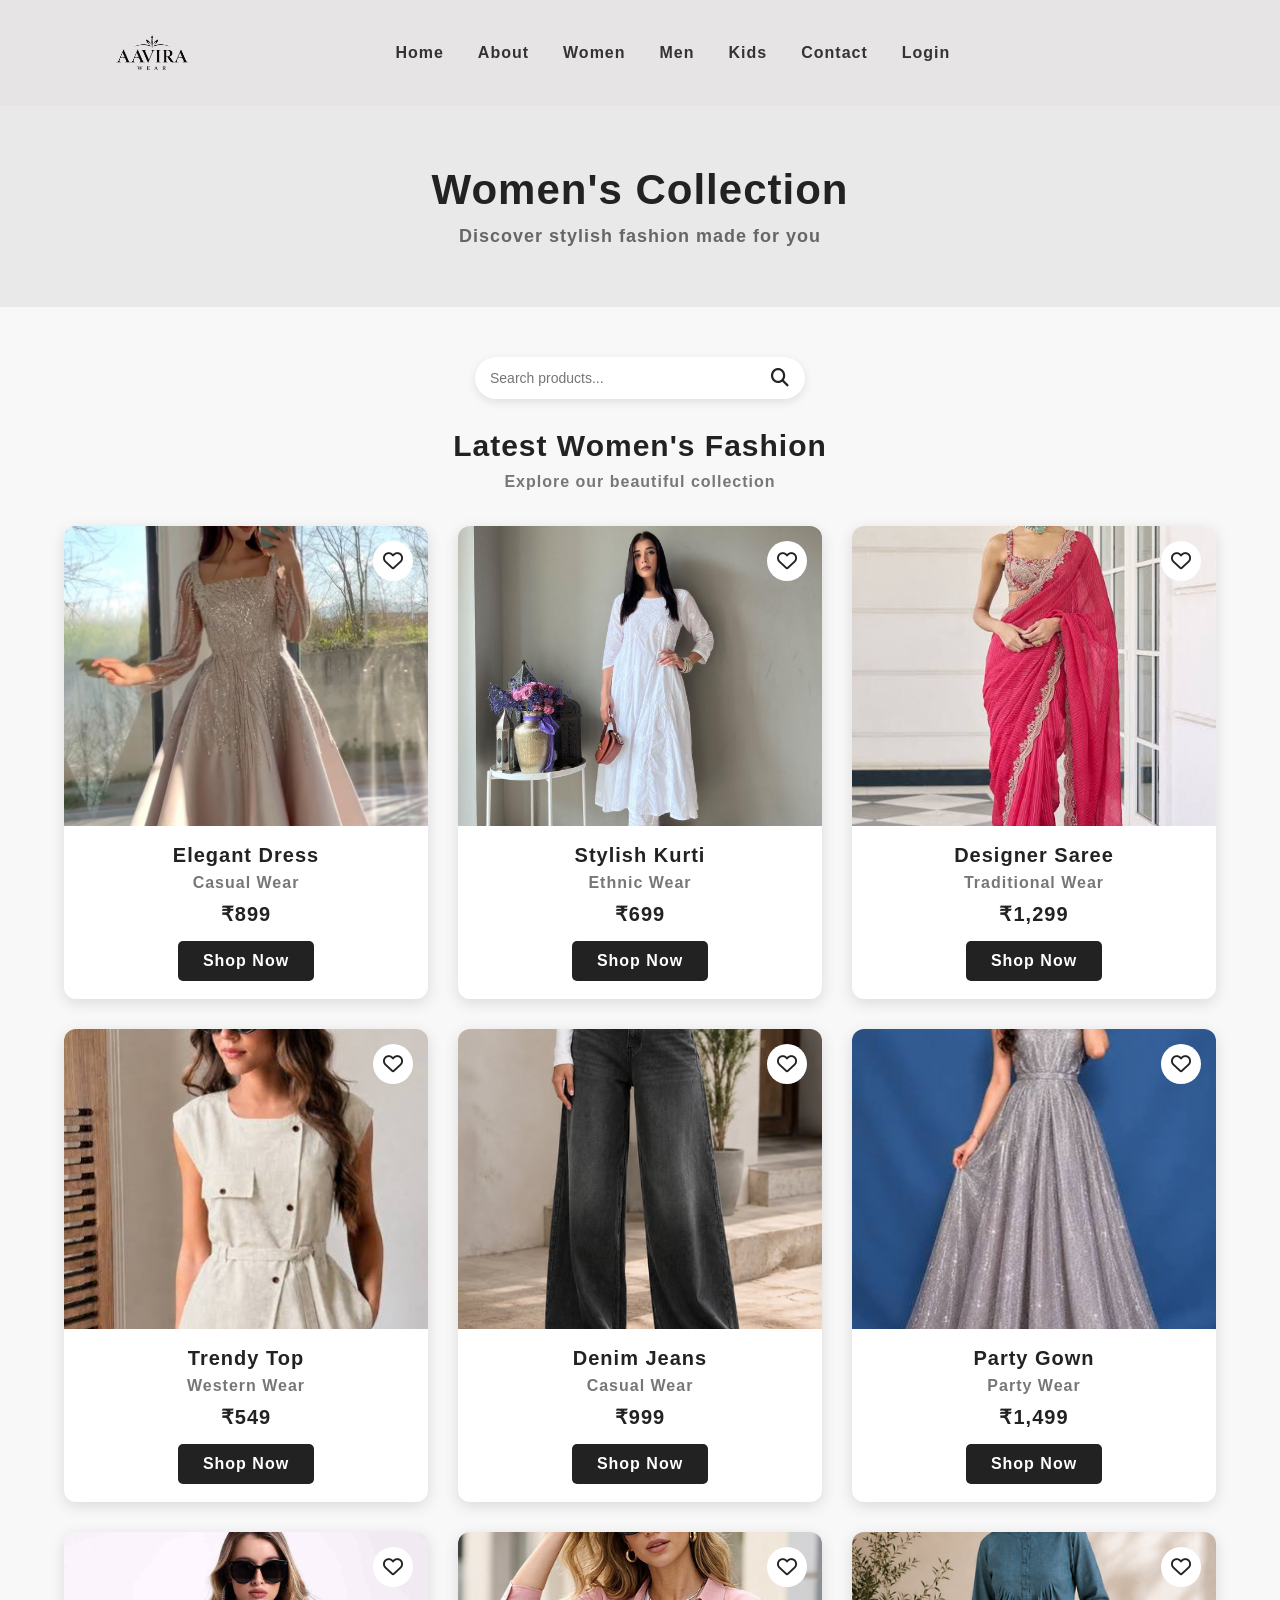
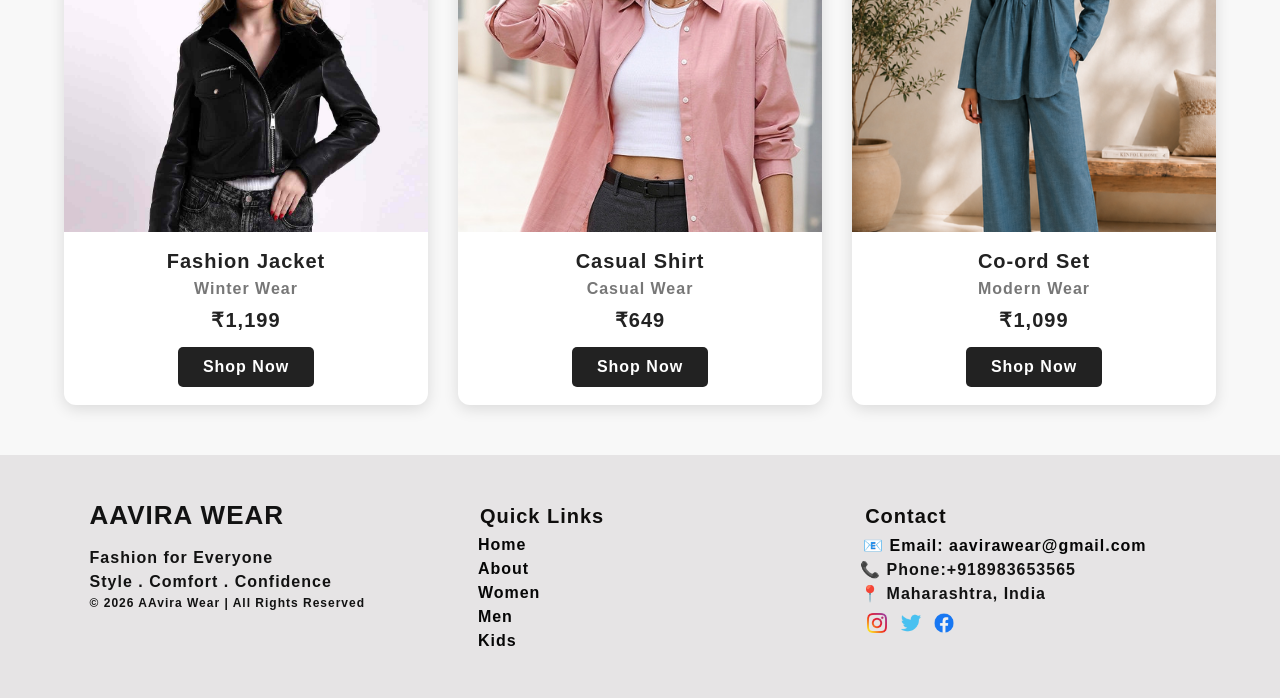
<file: pages/women.html>
<!DOCTYPE html>
<html lang="en">
<head>
    <meta charset="UTF-8">
    <meta name="viewport" content="width=device-width, initial-scale=1.0">
<title>Cloth Shop | Women</title>
<link rel="stylesheet"
    href="https://cdnjs.cloudflare.com/ajax/libs/font-awesome/6.5.2/css/all.min.css">
<link rel="stylesheet" href="../css/women.css">
  <link rel="stylesheet" href="../css/index.css"> 
    <link rel="stylesheet" href="../css/style.css">
</head>
<body>
<div class="header">
         <div class="logo">
            <img src="../img/home-img/logo.png"
                 alt="Aavira Wear Logo">
        </a>
    </div>
        <button class="menu-btn">☰</button>

        <div class="nav-links">
            <a href="../index.html">Home</a>
            <a href="../pages/about.html">About</a>
            <a href="../pages/women.html">Women</a>
            <a href="../pages/men.html">Men</a>
            <a href="../pages/kids.html">Kids</a>
            <a href="../pages/contact.html">Contact</a>
            <a href="../pages/login.html">Login</a>
        </div>
    </div>
  
<section class="page-banner">
    <h1>Women's Collection</h1>
    <p>Discover stylish fashion made for you</p>
</section>
<section class="products-section">
<div class="search-box">
    <input type="text" placeholder="Search products...">
    <i class="fa-solid fa-magnifying-glass"></i>
</div>
<h2>Latest Women's Fashion</h2>
<p class="subtitle">Explore our beautiful collection</p>
<div class="products">
    <div class="card">
        <img src="../img/women/elegent dress.png" alt="Women's Dress">
        <i class="fa-regular fa-heart"></i>
        <div class="card-content">
            <h3>Elegant Dress</h3>
            <p>Casual Wear</p>
            <h4>₹899</h4>
            <a href="project-details.html" class="btn">Shop Now</a>
        </div>
    </div>
    <div class="card">
        <img src="../img/women/stylish kurti.png" alt="Women's Kurti">
        <i class="fa-regular fa-heart"></i>
        <div class="card-content">
            <h3>Stylish Kurti</h3>
            <p>Ethnic Wear</p>
            <h4>₹699</h4>
            <a href="project-details.html" class="btn">Shop Now</a>
        </div>
    </div>
    <div class="card">
        <img src="../img/women/designersaree.png" alt="Women's Saree">
        <i class="fa-regular fa-heart"></i>
        <div class="card-content">
            <h3>Designer Saree</h3>
            <p>Traditional Wear</p>
            <h4>₹1,299</h4>
            <a href="project-details.html" class="btn">Shop Now</a>
        </div>
    </div>
    <div class="card">
        <img src="../img/women/trendytop.png" alt="Women's Top">
        <i class="fa-regular fa-heart"></i>
        <div class="card-content">
            <h3>Trendy Top</h3>
            <p>Western Wear</p>
            <h4>₹549</h4>
            <a href="project-details.html" class="btn">Shop Now</a>
        </div>
    </div>
    <div class="card">
        <img src="../img/women/denimjeans.png" alt="Women's Jeans">
        <i class="fa-regular fa-heart"></i>
        <div class="card-content">
            <h3>Denim Jeans</h3>
            <p>Casual Wear</p>
            <h4>₹999</h4>
            <a href="project-details.html" class="btn">Shop Now</a>
        </div>
    </div>
    <div class="card">
        <img src="../img/women/partygown.png" alt="Women's Gown">
        <i class="fa-regular fa-heart"></i>
        <div class="card-content">
            <h3>Party Gown</h3>
            <p>Party Wear</p>
            <h4>₹1,499</h4>
            <a href="project-details.html" class="btn">Shop Now</a>
        </div>
    </div>
    <div class="card">
        <img src="../img/women/fashion jacket.png" alt="Women's Jacket">
        <i class="fa-regular fa-heart"></i>
        <div class="card-content">
            <h3>Fashion Jacket</h3>
            <p>Winter Wear</p>
            <h4>₹1,199</h4>
            <a href="project-details.html" class="btn">Shop Now</a>
        </div>
    </div>
    <div class="card">
        <img src="../img/women/causalshirt.png" alt="Women's Shirt">
        <i class="fa-regular fa-heart"></i>
        <div class="card-content">
            <h3>Casual Shirt</h3>
            <p>Casual Wear</p>
            <h4>₹649</h4>
            <a href="project-details.html" class="btn">Shop Now</a>
        </div>
    </div>
    <div class="card">
        <img src="../img/women/co_ordset.png" alt="Women's Co-ord Set">
        <i class="fa-regular fa-heart"></i>
        <div class="card-content">
            <h3>Co-ord Set</h3>
            <p>Modern Wear</p>
            <h4>₹1,099</h4>
            <a href="project-details.html" class="btn">Shop Now</a>
        </div>
    </div>
</div>
</section>
<footer>
<div class="footer">
        <div class="footer-content">
            <div>
                <h2>AAVIRA WEAR</h2>
                <p>
                    Fashion for Everyone
                </p>

                <p>
                    Style . Comfort . Confidence
                </p>
                <div class="copyright">
            <p>© 2026 AAvira Wear | All Rights Reserved</p>
        </div>
            </div>

            <div>
                <h3>Quick Links</h3>
                <a href="../index.html">Home</a>
                <a href="../pages/about.html">About</a>
                <a href="../pages/women.html">Women</a>
                <a href="../pages/men.html">Men</a>
                <a href="../pages/kids.html">Kids</a>

            </div>
            <div>
                <h3>Contact</h3>
                <a href="">
                   📧 Email: aavirawear@gmail.com
                </a>
                <p>

                    📞 Phone:+918983653565
                </p>
                <p>
                    📍 Maharashtra, India
                </p>

                <div>
                <a href="#" class="social-media">
                    <img src="../img/home-img/instagram-icon.png" alt="instagram">
                     <img src="../img/home-img/tweter-icon.png" alt="twitter">
                       <img src="../img/home-img/facebook-icon.png" alt="facebook">

                </a>
            </div>
            </div>
        
        </div>
</div>
</body>
</html>
</body>
</html>
</file>
<file: css/style.css>
*{
    margin: 0%;
    padding: 0%;
    font-family:Arial, sans-serif;
}
.header{
    background-color: #e6e4e5;
    color: black;
    padding: 18px 8%;
    display: flex;
    justify-content:start;
    align-items: center;
    box-shadow: 1px 1px 20px rgb(51, 51, 51);
}


body {
    margin: 0;
    padding: 0;
    box-sizing: border-box;
    font-family: Arial, sans-serif;
    background-color: #f8f8f8;
    object-fit: cover;
    font-weight: bold;
    color: #222222;
    letter-spacing: 1px;
}


.menu-btn {
    display: none;
    border: none;
    background: none;
    font-size: 30px;
    cursor: pointer;
}
.nav-links {
    margin-left: 180px;
    display: flex;
    gap: 30px;
    padding: 11px;
}
.nav-links a {
    margin: 2px;
    text-decoration: none;
    color: #333333;
    font-size: 16px;
}
.nav-links a:hover {
    color: #b06b35;
}
.footer{
    background-color: #e6e4e5;
    color: #121212;
    margin-top: 40px;
}

.footer-content{
    width: 86%;
    margin: auto;
    padding: 45px 0;
    display: flex;
    justify-content: space-between;
    align-items: flex-start;
}

.footer-content>div{
    width: 30%;
}

.footer-content h2{
    font-size: 26px;
    margin-bottom: 15px;
}

.footer-content h3{
    font-size: 20px;
    color: #0f0e0d;
    margin-bottom: 18px;
    margin: 5px;
}

.footer-content p{
    line-height: 1.5;
    color: #121212;
}

.footer-content a{
    display:block;
    color: rgb(6, 6, 6);
    text-decoration: none;
    padding: 3px;
}

.footer-content a :hover{
    color: #eeeeee;
}

.copyright p{
    font-size: 12px;
}

.social-media img{
    height: 20px;
    width: 20px;
    margin: 4px;

}

html,
body {
    margin: 0;
    padding: 0;
    width: 100%;
}

.footer {
    width: 100%;
    margin: 0;
    box-sizing: border-box;
}
@media (max-width: 900px) {

    .header {
        padding: 15px 5%;
        justify-content: space-between;
    }

    .logo1 {
        height: 60px;
        width: 60px;
        margin-left: 10px;
    }

    .logo {
        font-size: 24px;
    }

    .logo span {
        font-size: 16px;
        margin-right: 0;
    }

    .menu-btn {
        display: block;
        font-size: 30px;
        margin-left: auto;
    }

    .nav-links {
        display: none;
    }

    .footer-content {
        width: 90%;
        padding: 35px 0;
        gap: 25px;
    }

    .footer-content > div {
        width: 30%;
    }

    .footer-content h2 {
        font-size: 23px;
    }

    .footer-content h3 {
        font-size: 18px;
    }

    .footer-content p,
    .footer-content a {
        font-size: 14px;
    }
}


@media (max-width: 400px) {


    .header {
        width: 100%;
        padding: 12px 5%;
        box-sizing: border-box;

        display: flex;
        align-items: center;
        justify-content: space-between;
    }

    .logo1 {
        height: 50px;
        width: 50px;
        margin-left: 0;
    }

    .logo {
        font-size: 22px;
    }

    .logo span {
        font-size: 14px;
        margin-left: 2px;
        margin-right: 0;
    }

    .menu-btn {
        display: block;

        border: none;
        background: none;

        font-size: 28px;
        cursor: pointer;

        margin-left: auto;
    }

    .nav-links {
        display: none;
    }

    .footer {
        margin-top: 30px;
    }

    .footer-content {
        width: 90%;

        padding: 30px 0;

        display: flex;
        flex-direction: column;

        gap: 25px;
    }

    .footer-content > div {
        width: 100%;
        text-align: center;
    }

    .footer-content h2 {
        font-size: 22px;
        margin-bottom: 12px;
    }

    .footer-content h3 {
        font-size: 18px;
        margin-bottom: 12px;
    }

    .footer-content p {
        font-size: 14px;
        line-height: 1.5;
    }

    .footer-content a {
        font-size: 14px;
        padding: 5px;
    }

    .social-media img {
        height: 22px;
        width: 22px;
        margin: 5px;
    }

    .copyright p {
        font-size: 11px;
    }
}


@media (max-width: 480px) {

    .header {
        padding: 10px 4%;
    }

    .logo1 {
        height: 45px;
        width: 45px;
    }

    .logo {
        font-size: 19px;
    }

    .logo span {
        font-size: 12px;
    }

    .menu-btn {
        font-size: 26px;
    }

    .footer-content {
        width: 92%;
        padding: 25px 0;
        gap: 20px;
    }

    .footer-content h2 {
        font-size: 20px;
    }

    .footer-content h3 {
        font-size: 17px;
    }

    .footer-content p,
    .footer-content a {
        font-size: 13px;
    }

    .social-media img {
        height: 20px;
        width: 20px;
    }

    .copyright p {
        font-size: 10px;
    }
}
</file>
<file: css/index.css>
.main-img {
     width: 100%;
    max-width: 100%;
    height: 550px;
    display: block;
    margin-top: 25px;
}

.hero{
    margin: 0%;
    height: 450px;
    padding: 50px 5%;
    display: flex;
    align-items: center;
    justify-content: space-between;
    gap: 40px;
    background-image: url(../img/home-img/main-img.jpg);
    background-size: cover;
    background-repeat: no-repeat;
    background-position: center;
}

.hero-img{
     object-fit: cover;
     width: 100%;
}

.hero-content h1{
    font-size:60px;
    font-family: 'Times New Roman', Times, serif;
}


.categories {
    width: 90%;
    margin: 50px auto;
    display: flex;
    justify-content: center;
    gap: 25px;
}

.category-card {
    width: 300px;
    background-color: white;
    border: 1px solid #ddd;
    border-radius: 10px;
    overflow: hidden;
}

.category-image {
    width: 100%;

    height: 400px;
}

.category-image img {
    width: 100%;
    height: 100%;
    object-fit: cover;
}

.category-info {
    padding: 20px;
    text-align: center;
}

.category-info h2 {
    font-size: 25px;
    margin-bottom: 10px;
}

.category-info p {
    color: #666;
    line-height: 1.5;
    margin-bottom: 20px;
}

.category-info button {
    padding: 10px 25px;
    border: none;
    background-color: #222;
    color: white;
    border-radius: 5px;
    cursor: pointer;
}

.category-info button:hover {
    background-color: #555;
}
/* ================= LOGO ================= */

.logo {
    display: flex;
    align-items: center;
}

.logo img {
    width: 100px;
    height: 70px;
    object-fit: contain;
    display: block;
}

.logo a {
    display: flex;
    align-items: center;
}
@media (max-width: 900px) {
    .main-img {
        width: 100%;
        max-width: 100%;
        height: auto;
        margin-top: 20px;
    }
    .hero {
        width: 100%;
        height: auto;
        min-height: 400px;
        padding: 40px 5%;
        box-sizing: border-box;
        display: flex;
        align-items: center;
        justify-content: space-between;
        gap: 25px;
        background-size: cover;
        background-position: center;
    }

    .hero-content {
        width: 50%;
    }

    .hero-content h1 {
        font-size: 45px;
        line-height: 1.2;
    }

    .hero-img {
        width: 100%;
        max-width: 450px;
        height: auto;
        object-fit: cover;
    }
    .categories {
        width: 90%;
        margin: 40px auto;

        display: grid;
        grid-template-columns: repeat(2, 1fr);

        gap: 25px;
    }

    .category-card {
        width: 100%;
    }

    .category-image {
        width: 100%;
        height: 260px;
    }

    .category-image img {
        width: 100%;
        height: 100%;
        object-fit: cover;
    }

    .category-info {
        padding: 18px;
    }

    .category-info h2 {
        font-size: 23px;
    }

    .category-info p {
        font-size: 15px;
        line-height: 1.5;
    }

    .category-info button {
        padding: 10px 22px;
    }
    .navbar {
        display: none;
    }

    .menu-btn {
        display: block;
        border: none;
        background: none;
        font-size: 30px;
        cursor: pointer;
    }
}
@media (max-width: 400px) {
    .main-img {
        width: 100%;
        max-width: 100%;
        height: auto;
        margin-top: 15px;
    }
    .hero {
        width: 100%;
        height: auto;
        min-height: 500px;
        padding: 35px 5%;
        box-sizing: border-box;
        display: flex;
        flex-direction: column;
        align-items: center;
        justify-content: center;
        gap: 25px;
        background-size: cover;
        background-position: center;
    }

    .hero-content {
        width: 100%;
        text-align: center;
    }

    .hero-content h1 {
        font-size: 38px;
        line-height: 1.2;
        margin: 0;
    }

    .hero-img {
        width: 90%;
        max-width: 400px;
        height: auto;
        object-fit: cover;
    }
    .categories {
        width: 90%;
        margin: 35px auto;

        display: flex;
        flex-direction: column;

        align-items: center;

        gap: 25px;
    }

    .category-card {
        width: 100%;
        max-width: 380px;
    }

    .category-image {
        width: 100%;
        height: 280px;
    }

    .category-image img {
        width: 100%;
        height: 100%;
        object-fit: cover;
    }

    .category-info {
        padding: 18px;
        text-align: center;
    }

    .category-info h2 {
        font-size: 23px;
        margin-bottom: 10px;
    }

    .category-info p {
        font-size: 15px;
        line-height: 1.5;
        margin-bottom: 18px;
    }

    .category-info button {
        padding: 10px 24px;
        font-size: 15px;
    }
    .navbar {
        display: none;
    }

    .menu-btn {
        display: block;
        font-size: 28px;
        border: none;
        background: none;
        cursor: pointer;
    }
}
</file>
<file: css/about.css>
.about-page {
    margin: 0;
    padding: 0;
    width: 100%;
    max-width: none;
    font-family: Arial, sans-serif;
    background-color: #f8f8f8;
    color: #222222;
    line-height: 1.7;
    overflow-x: hidden;
}

.about-page main {
    width: 100%;
}



.about-page .header {
    width: 100%;
    min-height: 85px;
    padding: 15px 6%;
    box-sizing: border-box;
    display: flex;
    align-items: center;
    justify-content: space-between;
    gap: 25px;
    background-color: #e6e4e5;
    box-shadow: 0 4px 12px rgba(0, 0, 0, 0.12);
}

.about-page .logo {
    color: #151515;
    text-decoration: none;
    font-size: 25px;
    font-weight: bold;
    white-space: nowrap;
}

.about-page .logo span {
    color: #b06b35;
}

.about-page .nav-links {
    display: flex;
    align-items: center;
    justify-content: center;
    gap: 30px;
    flex-wrap: wrap;
}

.about-page .nav-links a {
    color: #222222;
    text-decoration: none;
    font-size: 16px;
    font-weight: 600;
    transition: color 0.3s ease;
}

.about-page .nav-links a:hover,
.about-page .nav-links a.active {
    color: #b06b35;
}
.about-page .main-title {
    text-align: center;
    margin: 0 auto 35px;
    padding: 35px 20px 20px;
}
.about-page .main-title h1 {
    margin: 0 0 10px;
    font-size: 40px;
    letter-spacing: 2px;
    color: #111111;
}

.about-page .main-title p {
    margin: 0;
    font-size: 16px;
    color: #666666;
}
.about-page .about-section {
    width: 88%;
    max-width: 1100px;
    margin: 0 auto 35px;
}

.about-page .about-section h2 {
    margin: 0 0 12px;
    font-size: 27px;
    color: #222222;
}

.about-page .about-section > p {
    max-width: 950px;
    margin: 0;
    font-size: 16px;
    color: #444444;
}


.about-page .objectives-list {
    padding-left: 25px;
    margin: 0;
    color: #444444;
    font-size: 16px;
}

.about-page .objectives-list li {
    margin-bottom: 7px;
    padding-left: 4px;
}
.about-page .category-list {
    display: grid;
    grid-template-columns: repeat(2, minmax(0, 1fr));
    gap: 16px 35px;
    max-width: 850px;
    margin-top: 18px;
}

.about-page .category {
    display: flex;
    align-items: center;
    gap: 15px;
    min-height: 55px;
}

.about-page .category span {
    width: 45px;
    height: 45px;
    flex-shrink: 0;
    display: flex;
    align-items: center;
    justify-content: center;
    background-color: #e9eef5;
    border-radius: 7px;
    color: #b06b35;
    font-size: 21px;
}

.about-page .category p {
    margin: 0;
    font-size: 16px;
    color: #333333;
}
.about-page .team-section {
    width: 88%;
    max-width: 1100px;
    margin: 50px auto;
    padding-top: 30px;
    border-top: 1px solid #dddddd;
    text-align: center;
}

.about-page .team-section > h2 {
    margin: 0 0 8px;
    font-size: 32px;
    color: #222222;
}

.about-page .team-subtitle {
    margin: 0 0 28px;
    font-size: 16px;
    font-style: italic;
    color: #666666;
}
.about-page .lead-card {
    width: 250px;
    max-width: 100%;
    margin: 0 auto;
    padding: 15px;
    box-sizing: border-box;
    background-color: #ffffff;
    border: 1px solid #dddddd;
    border-radius: 10px;
    box-shadow: 0 4px 15px rgba(0, 0, 0, 0.07);
    transition: transform 0.3s ease;
}

.about-page .lead-card:hover,
.about-page .profile-card:hover {
    transform: translateY(-5px);
}

.about-page .lead-card img {
    display: block;
    width: 100%;
    height: 220px;
    object-fit: cover;
    object-position: center;
    border-radius: 7px;
}

.about-page .lead-card h3,
.about-page .profile-card h3 {
    margin: 10px 0 4px;
    font-size: 19px;
    color: #222222;
}

.about-page .lead-card p,
.about-page .profile-card p {
    margin: 5px 0;
    font-size: 14px;
    color: #555555;
}

.about-page .role {
    font-weight: bold;
    color: #b06b35 ;
}
.about-page .together-title {
    margin: 35px 0 20px;
    font-size: 25px;
}

.about-page .profile-container {
    display: flex;
    justify-content: center;
    align-items: stretch;
    flex-wrap: wrap;
    gap: 25px;
}

.about-page .profile-card {
    width: 250px;
    padding: 15px;
    box-sizing: border-box;
    background-color: #ffffff;
    border: 1px solid #dddddd;
    border-radius: 10px;
    box-shadow: 0 4px 15px rgba(0, 0, 0, 0.07);
    transition: transform 0.3s ease;
}

.about-page .profile-card img {
    display: block;
    width: 100%;
    height: 200px;
    object-fit: cover;
    object-position: center;
    border-radius: 7px;
}
@media (max-width: 900px) {

    .about-page .header {
        flex-direction: column;
        justify-content: center;
        padding: 20px;
    }

    .about-page .nav-links {
        gap: 18px;
    }

    .about-page .category-list {
        gap: 12px 20px;
    }

    .about-page .footer-content {
        gap: 25px;
    }
}

@media (max-width: 600px) {

    .about-page .header {
        gap: 15px;
    }

    .about-page .logo {
        font-size: 23px;
    }

    .about-page .nav-links {
        gap: 12px 18px;
    }

    .about-page .nav-links a {
        font-size: 14px;
    }

    .about-page .main-title {
        padding: 28px 12px 15px;
        margin-bottom: 25px;
    }

    .about-page .main-title h1 {
        font-size: 27px;
        letter-spacing: 1px;
    }

    .about-page .main-title p {
        font-size: 14px;
    }

    .about-page .about-section,
    .about-page .team-section {
        width: 90%;
    }

    .about-page .about-section h2 {
        font-size: 23px;
    }

    .about-page .about-section > p,
    .about-page .objectives-list,
    .about-page .category p {
        font-size: 14px;
    }

    .about-page .category-list {
        grid-template-columns: 1fr;
        gap: 10px;
    }

    .about-page .team-section > h2 {
        font-size: 26px;
    }

    .about-page .profile-container {
        gap: 18px;
    }

    .about-page .profile-card {
        width: 100%;
        max-width: 280px;
    }

    .about-page .footer-content {
        grid-template-columns: 1fr;
        gap: 25px;
    }
}
</file>
<file: css/contact.css>
.contact-form-section {
    max-width: 750px;
    margin: 40px auto 50px;
    padding: 25px 30px;
    background-color: #ffffff;
    border: 1px solid #dddddd;
    border-radius: 10px;
    box-shadow: 0 5px 20px rgba(0, 0, 0, 0.10);
}
.contact-form-section h2 {
    font-size: 28px;
    color: #222222;
    margin-bottom: 30px;
}
.contact-form-section label {
    display: block;
    margin-bottom: 10px;
    font-size: 14px;
    color: #333333;
}

.contact-form-section input,
.contact-form-section textarea {
    width: 100%;
    box-sizing: border-box;
    padding: 14px;

    border: 1px solid #cccccc;
    border-radius: 6px;

    background-color: #ffffff;
    font-size: 15px;
    font-family: Arial, sans-serif;

    margin-bottom: 20px;
}


.contact-form-section input:focus,
.contact-form-section textarea:focus {
    outline: none;
    border-color: #c28a5c;
}
.contact-form-section textarea {
    height: 150px;
    resize: vertical;
}
.contact-form-section button {
    width: 100%;
    padding: 14px;

    background-color: #c28a5c;
    color: #ffffff;

    border: none;
    border-radius: 6px;

    font-size: 15px;
    font-weight: bold;
    cursor: pointer;
}

.contact-form-section button:hover {
    background-color: #a97047;
}

@media (max-width: 768px) {
    .contact-form-section {
        margin: 30px 15px;
        padding: 25px 20px;
    }
}
.location-section {
    width: 90%;
    max-width: 1100px;
    box-sizing: border-box;
    margin: 40px auto 60px;
    padding: 35px;
    display: grid;
    grid-template-columns: 1fr 1.3fr;
    gap: 35px;
    align-items: center;
    background-color: #ffffff;
    border: 1px solid #dddddd;
    border-radius: 12px;
    box-shadow: 0 5px 20px rgba(0, 0, 0, 0.10);
}
.location-info h1 {
    font-family: Arial, sans-serif;
    font-size: 26px;
    line-height: 1.4;
    color: #222222;
    margin-bottom: 30px;
}
.address {
    padding: 20px;
    margin-bottom: 20px;

    background-color: #f8f5f2;
    border-left: 4px solid #c28a5c;
    border-radius: 6px;
}
.address h4 {
    font-family: Arial, sans-serif;
    font-size: 16px;
    margin: 0 0 12px;
    color: #222222;
}

.address p {
    font-family: Arial, sans-serif;
    font-size: 14px;
    line-height: 1.8;
    color: #666666;
    margin: 0;
}


.direction-btn {
    display: inline-block;
    margin-top: 10px;
    padding: 13px 22px;

    background-color: #c28a5c;
    color: #ffffff;

    font-family: Arial, sans-serif;
    font-size: 13px;
    font-weight: bold;
    text-decoration: none;

    border-radius: 6px;
    transition: 0.3s;
}

.direction-btn:hover {
    background-color: #a97047;
}

.map-container {
    width: 100%;
    height: 350px;

    overflow: hidden;
    border: 1px solid #dddddd;
    border-radius: 10px;
    box-sizing: border-box;
}

.map-container iframe {
    display: block;
    width: 100%;
    height: 100%;
    border: 0;
}
@media (max-width: 768px) {

    .location-section {
        width: 94%;
        grid-template-columns: 1fr;
        gap: 25px;
        padding: 22px;
        margin: 30px auto;
    }

    .location-info h1 {
        font-size: 22px;
    }

    .map-container {
        height: 280px;
    }
}
</file>
<file: css/signup.css>
/* ================= BODY ================= */

body {
    margin: 0;
    font-family: Arial, sans-serif;

    background-color: #f7f7f7;
    color: #282c3f;
}


/* ================= HEADER ================= */

header {
    height: 70px;
    padding: 0 50px;

    display: flex;
    align-items: center;
    justify-content: space-between;

    background-color: #ffffff;

    box-shadow: 0 2px 8px rgba(0, 0, 0, 0.08);
}


/* ================= LOGO ================= */

.logo {
    font-size: 22px;
    font-weight: bold;
    letter-spacing: 1px;
}

.logo span {
    color: #222222;
}

.logo b {
    color: #c28a5c;
}


/* ================= NAVIGATION ================= */

nav {
    display: flex;
    gap: 30px;
    margin-left: 30px;
}

nav a {
    text-decoration: none;

    color: #282c3f;

    font-size: 14px;
    font-weight: bold;
}

nav a:hover {
    color: #c28a5c;
}


/* ================= HEADER ICONS ================= */

.header-icons {
    display: flex;
    gap: 25px;

    font-size: 18px;
}

.header-icons i {
    cursor: pointer;
}

.header-icons i:hover {
    color: #c28a5c;
}


/* ================= SIGNUP CONTAINER ================= */

.signup-container {
    min-height: calc(100vh - 120px);

    display: flex;
    justify-content: center;
    align-items: flex-start;

    /* Changed: 40px → 20px */
    padding-top: 20px;
}


/* ================= SIGNUP BOX ================= */

.signup-box {
    width: 430px;

    background-color: #ffffff;

    box-shadow: 0 3px 15px rgba(0, 0, 0, 0.12);
}


/* ================= OFFER BANNER ================= */

.offer-banner {
    /* Changed: 140px → 115px */
    min-height: 115px;

    display: flex;
    align-items: center;
    justify-content: space-between;

    padding: 0 30px;

    background: linear-gradient(
        120deg,
        #ffe1d2,
        #ffd4c4
    );
}


/* ================= OFFER TEXT ================= */

.offer-text h2 {
    margin: 0 0 6px;

    color: #e83e70;

    font-size: 23px;
}

.offer-text p {
    margin: 0 0 9px;

    color: #555555;

    font-size: 11px;
    font-weight: bold;
}

.offer-text span {
    display: inline-block;

    padding: 6px 12px;

    background-color: #e83e70;

    color: #ffffff;

    font-size: 10px;
    font-weight: bold;
}


/* ================= OFFER ICON ================= */

.offer-icon {
    width: 60px;
    height: 60px;

    display: flex;
    align-items: center;
    justify-content: center;

    border-radius: 50%;

    background-color: #ffffff;
}

.offer-icon i {
    font-size: 25px;

    color: #c28a5c;
}


/* ================= SIGNUP CONTENT ================= */

.signup-content {
    /* Changed: less top & bottom padding */
    padding: 25px 40px 25px;
}


/* ================= HEADING ================= */

.signup-content h2 {
    margin: 0 0 6px;

    font-size: 21px;
}

.subtitle {
    margin: 0 0 18px;

    color: #777777;

    font-size: 13px;
}


/* ================= INPUT BOX ================= */

.input-box {
    /* Changed: 30px → 40px
       30px was too small for the input */
    height: 40px;

    display: flex;
    align-items: center;

    border: 1px solid #d5d6d9;

    /* Changed: 15px → 10px */
    margin-bottom: 10px;
}

.input-box i {
    width: 42px;

    text-align: center;

    color: #777777;
}

.input-box input {
    flex: 1;

    height: 100%;

    border: none;
    outline: none;

    padding: 0 10px;

    font-size: 14px;
}


/* ================= COUNTRY CODE ================= */

.country-code {
    padding: 0 12px;

    color: #777777;

    border-right: 1px solid #d5d6d9;
}


/* ================= TERMS ================= */

.terms {
    display: flex;
    align-items: flex-start;

    gap: 9px;

    /* Changed: less spacing */
    margin: 12px 0 15px;

    color: #555555;

    font-size: 12px;
    line-height: 18px;
}

.terms input {
    margin-top: 3px;
}

.terms a {
    color: #ff3f6c;

    text-decoration: none;

    font-weight: bold;
}


/* ================= SIGNUP BUTTON ================= */

.signup-btn {
    width: 100%;
    height: 45px;

    border: none;

    background-color: #c28a5c;

    color: #ffffff;

    font-size: 13px;
    font-weight: bold;

    cursor: pointer;
}

.signup-btn:hover {
    background-color: #a97149;
}


/* ================= LOGIN TEXT ================= */

.login-text {
    /* Changed: 25px → 18px */
    margin-top: 18px;

    text-align: center;

    color: #555555;

    font-size: 13px;
}

.login-text a {
    color: #ff3f6c;

    text-decoration: none;

    font-weight: bold;
}
footer {
    text-align: center;

    padding: 18px;

    background-color: #151515;

    color: #aaaaaa;

    font-size: 12px;
}

@media (max-width: 700px) {

    header {
        padding: 0 20px;
    }

    nav {
        display: none;
    }

    .header-icons {
        gap: 15px;
    }

    .signup-container {
        padding: 20px 15px;
    }

    .signup-box {
        width: 100%;
        max-width: 430px;
    }

    .signup-content {
        padding: 25px 25px 25px;
    }

    .offer-banner {
        padding: 0 20px;
    }

    .offer-text h2 {
        font-size: 20px;
    }
}
</file>
<file: css/men.css>
body { 
    font-family: Arial, sans-serif; 
    background-color: #f7f7f7; 
    color: #222; 
    box-sizing: border-box; 
    margin: 0; 
    padding: 0; 
} 
header { 
    background-color: #222; 
    color: white; 
    padding: 22px 7%; 
    display: flex; 
    justify-content: space-between; 
    align-items: center; 
    flex-wrap: wrap; 
} 
 
.logo { 
    font-size: 26px; 
    font-weight: bold; 
    letter-spacing: 2px; 
} 
 
nav { 
    display: flex; 
    flex-wrap: wrap; 
    gap: 20px; 
} 
 
nav a { 
    color: white; 
    text-decoration: none; 
    font-size: 15px; 
    transition: 0.3s; 
} 
 
nav a:hover, 
nav a.active { 
    color: #ffb6c1; 
} 
.search-box { 
    width: 300px; 
    height: 42px; 
    background-color: white; 
    border-radius: 22px; 
 
    display: flex; 
    align-items: center; 
    justify-content: space-between; 
 
    padding: 0 15px; 
    margin: 0 auto 30px; 
 
    box-shadow: 0 3px 10px rgba(0, 0, 0, 0.10); 
} 
 
.search-box input { 
    width: 100%; 
    border: none; 
    outline: none; 
 
    font-size: 14px; 
    background: transparent; 
} 
 
.search-box i { 
    font-size: 18px; 
    color: #222; 
    cursor: pointer; 
 
    display: flex; 
    align-items: center; 
    justify-content: center; 
} 
 
.search-box i:hover { 
    color: #ffb6c1; 
} 

.page-banner { 
    background: #e9e9e9; 
    text-align: center; 
    padding: 60px 20px; 
} 
 
.page-banner h1 { 
    font-size: 42px; 
    margin-bottom: 12px; 
} 
 
.page-banner p { 
    font-size: 18px; 
    color: #666; 
} 

.products-section { 
    width: 90%; 
    max-width: 1200px; 
    margin: 50px auto; 
} 

.products-section h2 { 
    text-align: center; 
    font-size: 30px; 
} 
 
.subtitle { 
    text-align: center; 
    color: #777; 
    margin: 10px 0 35px; 
} 

.products { 
    display: grid; 
    grid-template-columns: repeat(3, 1fr); 
    gap: 30px; 
} 
 
.card { 
    background: white; 
    border-radius: 12px; 
    overflow: hidden; 
    box-shadow: 0 4px 15px rgba(0,0,0,0.12); 
    transition: 0.3s;

    
    position: relative;
} 
 
.card:hover { 
    transform: translateY(-8px); 
    box-shadow: 0 8px 22px rgba(0,0,0,0.2); 
} 

.card img { 
    width: 100%; 
    height: 300px; 
    object-fit: cover; 
    display: block; 
} 
.card .fa-heart {
    position: absolute;
    top: 15px;
    right: 15px;

    width: 40px;
    height: 40px;

    background-color: white;
    border-radius: 50%;

    display: flex;
    align-items: center;
    justify-content: center;

    font-size: 20px;
    color: #222;

    cursor: pointer;
    transition: 0.3s;

    z-index: 2;
}

.card  .fa-heart:hover {
    color: #e91e63;
    transform: scale(1.1);
}

.product-image { 
    position: relative; 
    width: 100%; 
} 
 
.product-image img { 
    width: 100%; 
    height: 300px; 
    object-fit: cover; 
    display: block; 
} 
 
.card-content { 
    padding: 18px; 
    text-align: center; 
} 
 
.card h3 { 
    font-size: 20px; 
    margin-bottom: 7px; 
} 
 
.card p { 
    color: #777; 
    margin-bottom: 10px; 
} 
 
.card h4 { 
    font-size: 20px; 
    margin-bottom: 15px; 
} 
 
.btn { 
    display: inline-block; 
    background-color: #222; 
    color: white; 
    padding: 11px 25px; 
    text-decoration: none; 
    border-radius: 5px; 
    transition: 0.3s; 
} 
footer {
    width: 100%;
    margin: 0;
    padding: 0;
    box-sizing: border-box;
}

footer .footer {
    width: 100%;
    margin: 0;
    max-width: none;
    box-sizing: border-box;
}
@media (max-width: 900px) { 
 
    .products { 
        grid-template-columns: repeat(2, 1fr); 
    } 
 
    header { 
        justify-content: center; 
        gap: 20px; 
    } 
     .search-box { 
        width: 280px; 
    } 
} 
 
@media (max-width: 400px) { 
 
    .products { 
        grid-template-columns: 1fr; 
    } 
 
    .footer-content { 
        grid-template-columns: 1fr; 
        text-align: center; 
    } 
 
    .page-banner h1 { 
        font-size: 32px; 
    } 
 
    nav { 
        justify-content: center; 
    } 
     .search-box { 
        width: 100%; 
        max-width: 300px; 
    } 
}


    .footer-content {
        width: 90%;
        grid-template-columns: repeat(2, 1fr);
        gap: 35px;
    }

    .copyright {
        grid-column: 1 / -1;
    }
}
@media (max-width: 400px) {

    .footer {
        padding: 35px 5% 20px;
        margin-top: 40px;
    }

    .footer-content {
        width: 100%;
        grid-template-columns: 1fr;
        gap: 30px;
        text-align: center;
    }

    .footer-content h2 {
        font-size: 22px;
    }

    .footer-content h3 {
        font-size: 19px;
    }

    .footer-content > div:nth-child(2) {
        align-items: center;
    }

    .social-media {
        justify-content: center;
    }

    .copyright {
        grid-column: auto;
        margin-top: 10px;
    }

    .copyright p {
        font-size: 13px;
    }
}


 
.btn:hover { 
    background-color: #555; 
}
</file>
<file: css/product-details-girl-kids.css>
* {
    margin: 0;
    padding: 0;
    box-sizing: border-box;
}

body {
    font-family: Arial, sans-serif;
    background: #f7f7f7;
    color: #222;
}

header {
    background: #222;
    color: white;
    padding: 20px 50px;

    display: flex;
    justify-content: space-between;
    align-items: center;
}

.logo {
    font-size: 25px;
    font-weight: bold;
}

nav a {
    color: white;
    text-decoration: none;
    margin-left: 25px;
    font-size: 15px;
}

nav a:hover {
    color: #f0b35b;
}

.products-details {
    width: 90%;
    margin: 40px auto;
}

.product-detail {
    background: white;
    display: flex;
    gap: 50px;

    margin-bottom: 50px;
    padding: 30px;

    border-radius: 15px;

    box-shadow: 0 4px 15px rgba(0,0,0,0.12);

    align-items: center;
}

.product-detail img {
    width: 45%;
    height: 500px;

    object-fit: cover;

    border-radius: 12px;
}

.product-info {
    flex: 1;
}

.category {
    color: #777;
    font-size: 17px;
    margin-bottom: 10px;
}

.product-info h1 {
    font-size: 38px;
    margin-bottom: 15px;
}

.rating {
    color: #e5a52b;
    font-size: 25px;
    margin-bottom: 15px;
}

.product-info h2 {
    font-size: 30px;
    margin-bottom: 20px;
}

.product-info p:not(.category) {
    color: #666;
    font-size: 17px;
    line-height: 1.7;
    margin-bottom: 25px;
}

.product-info h3 {
    margin-bottom: 12px;
}

.sizes {
    display: flex;
    gap: 10px;
    margin-bottom: 25px;
}

.sizes button {
    width: 40px;
    height: 35px;

    background: white;
    border: 1px solid #aaa;

    cursor: pointer;
}

.sizes button:hover {
    background: #222;
    color: white;
}

.product-info label {
    font-weight: bold;
    margin-right: 10px;
}

.product-info input {
    width: 70px;
    padding: 10px;

    border: 1px solid #aaa;
}

.buttons {
    margin-top: 25px;
    display: flex;
    gap: 15px;
}

.buttons button {
    padding: 13px 30px;

    font-size: 16px;

    border-radius: 5px;
    cursor: pointer;
}

.buy {
    background: #222;
    color: white;
    border: 1px solid #222;
}

.buy:hover {
    background: #444;
}

.cart {
    background: white;
    color: #222;
    border: 1px solid #222;
}

.cart:hover {
    background: #222;
    color: white;
}

@media (max-width: 768px) {

    header {
        flex-direction: column;
        gap: 15px;
    }

    nav a {
        margin: 5px;
    }

    .product-detail {
        flex-direction: column;
    }

    .product-detail img {
        width: 100%;
        height: 400px;
    }

    .product-info {
        width: 100%;
    }

    .product-info h1 {
        font-size: 30px;
    }
}
</file>
<file: css/project-details-men.css>
* {
    margin: 0;
    padding: 0;
    box-sizing: border-box;
}

body {
    font-family: Arial, sans-serif;
    background: #f7f7f7;
    color: #222;
}
header {
    background: #222;
    color: white;
    padding: 20px 50px;
    display: flex;
    justify-content: space-between;
    align-items: center;
}

.logo {
    font-size: 25px;
    font-weight: bold;
}

nav a {
    color: white;
    text-decoration: none;
    margin-left: 25px;
    font-size: 15px;
}

nav a:hover {
    color: #f0b35b;
}

.products-details {
    width: 90%;
    margin: 40px auto;
}

.product-detail {
    background: white;
    display: flex;
    gap: 50px;

    margin-bottom: 50px;
    padding: 30px;

    border-radius: 15px;

    box-shadow: 0 4px 15px rgba(0,0,0,0.12);

    align-items: center;
}

.product-detail img {
    width: 45%;
    height: 500px;

    object-fit: cover;

    border-radius: 12px;
}

.product-info {
    flex: 1;
}

.category {
    color: #777;
    font-size: 17px;
    margin-bottom: 10px;
}

.product-info h1 {
    font-size: 38px;
    margin-bottom: 15px;
}

.rating {
    color: #e5a52b;
    font-size: 25px;
    margin-bottom: 15px;
}

.product-info h2 {
    font-size: 30px;
    margin-bottom: 20px;
}

.product-info p:not(.category) {
    color: #666;
    font-size: 17px;
    line-height: 1.7;
    margin-bottom: 25px;
}

.product-info h3 {
    margin-bottom: 12px;
}

.sizes {
    display: flex;
    gap: 10px;
    margin-bottom: 25px;
}

.sizes button {
    width: 40px;
    height: 35px;

    background: white;
    border: 1px solid #aaa;

    cursor: pointer;
}

.sizes button:hover {
    background: #222;
    color: white;
}

.product-info label {
    font-weight: bold;
    margin-right: 10px;
}

.product-info input {
    width: 70px;
    padding: 10px;

    border: 1px solid #aaa;
}

.buttons {
    margin-top: 25px;
    display: flex;
    gap: 15px;
}

.buttons button {
    padding: 13px 30px;

    font-size: 16px;

    border-radius: 5px;
    cursor: pointer;
}

.buy {
    background: #222;
    color: white;
    border: 1px solid #222;
}

.buy:hover {
    background: #444;
}

.cart {
    background: white;
    color: #222;
    border: 1px solid #222;
}

.cart:hover {
    background: #222;
    color: white;
}

@media (max-width: 768px) {

    header {
        flex-direction: column;
        gap: 15px;
    }

    nav a {
        margin: 5px;
    }

    .product-detail {
        flex-direction: column;
    }

    .product-detail img {
        width: 100%;
        height: 400px;
    }

    .product-info {
        width: 100%;
    }

    .product-info h1 {
        font-size: 30px;
    }
}
</file>
<file: css/project-details.css>
* {
    margin: 0;
    padding: 0;
    box-sizing: border-box;
}

body {
    font-family: Arial, sans-serif;
    background: #f7f7f7;
    color: #222;
}
header {
    background: #222;
    color: white;
    padding: 20px 50px;
    display: flex;
    justify-content: space-between;
    align-items: center;
}

.logo {
    font-size: 25px;
    font-weight: bold;
}

nav a {
    color: white;
    text-decoration: none;
    margin-left: 25px;
    font-size: 15px;
}

nav a:hover {
    color: #f0b35b;
}

.products-details {
    width: 90%;
    margin: 40px auto;
}

.product-detail {
    background: white;
    display: flex;
    gap: 50px;

    margin-bottom: 50px;
    padding: 30px;

    border-radius: 15px;

    box-shadow: 0 4px 15px rgba(0,0,0,0.12);

    align-items: center;
}

.product-detail img {
    width: 45%;
    height: 500px;

    object-fit: cover;

    border-radius: 12px;
}

.product-info {
    flex: 1;
}

.category {
    color: #777;
    font-size: 17px;
    margin-bottom: 10px;
}

.product-info h1 {
    font-size: 38px;
    margin-bottom: 15px;
}

.rating {
    color: #e5a52b;
    font-size: 25px;
    margin-bottom: 15px;
}

.product-info h2 {
    font-size: 30px;
    margin-bottom: 20px;
}

.product-info p:not(.category) {
    color: #666;
    font-size: 17px;
    line-height: 1.7;
    margin-bottom: 25px;
}

.product-info h3 {
    margin-bottom: 12px;
}

.sizes {
    display: flex;
    gap: 10px;
    margin-bottom: 25px;
}

.sizes button {
    width: 40px;
    height: 35px;

    background: white;
    border: 1px solid #aaa;

    cursor: pointer;
}

.sizes button:hover {
    background: #222;
    color: white;
}

.product-info label {
    font-weight: bold;
    margin-right: 10px;
}

.product-info input {
    width: 70px;
    padding: 10px;

    border: 1px solid #aaa;
}

.buttons {
    margin-top: 25px;
    display: flex;
    gap: 15px;
}

.buttons button {
    padding: 13px 30px;

    font-size: 16px;

    border-radius: 5px;
    cursor: pointer;
}

.buy {
    background: #222;
    color: white;
    border: 1px solid #222;
}

.buy:hover {
    background: #444;
}

.cart {
    background: white;
    color: #222;
    border: 1px solid #222;
}

.cart:hover {
    background: #222;
    color: white;
}

@media (max-width: 768px) {

    header {
        flex-direction: column;
        gap: 15px;
    }

    nav a {
        margin: 5px;
    }

    .product-detail {
        flex-direction: column;
    }

    .product-detail img {
        width: 100%;
        height: 400px;
    }

    .product-info {
        width: 100%;
    }

    .product-info h1 {
        font-size: 30px;
    }
}
</file>
<file: css/login.css>
body {
    margin: 0;
    font-family: Arial, sans-serif;
    background-color: #f7f7f7;
    color: #282c3f;
}
header {
    height: 70px;
    padding: 0 50px;
    display: flex;
    align-items: center;
    justify-content: space-between;

    background-color: #ffffff;
    box-shadow: 0 2px 8px rgba(0, 0, 0, 0.08);
}
.logo {
    font-size: 22px;
    font-weight: bold;
    letter-spacing: 1px;
}
.logo span {
    color: #222222;
}

.logo b {
    color: #c28a5c;
}


.header-icons {
    display: flex;
    gap: 25px;
    font-size: 18px;
}

.header-icons i {
    cursor: pointer;
}

.header-icons i:hover {
    color: #c28a5c;
}
.login-container {
    min-height: calc(100vh - 120px);
    display: flex;
    justify-content: center;
    align-items: flex-start;
    padding-top: 45px;
}
.login-box {
    width: 430px;
    background-color: #ffffff;
    box-shadow: 0 3px 15px rgba(0, 0, 0, 0.12);
}
.offer-banner {
    height: 145px;
    display: flex;
    align-items: center;
    justify-content: space-between;
    padding: 0 35px;
    background: linear-gradient(
        120deg,
        #ffe1d2,
        #ffd4c4
    );
}
.offer-text h2 {
    margin: 0 0 8px;
    color: #e83e70;
    font-size: 27px;
}
.offer-text p {
    margin: 0 0 12px;
    color: #555555;
    font-size: 13px;
    font-weight: bold;
}
.offer-text span {
    display: inline-block;
    padding: 7px 12px;
    background-color: #e83e70;
    color: white;
    font-size: 11px;
    font-weight: bold;
}
.offer-icon {
    width: 70px;
    height: 70px;
    display: flex;
    align-items: center;
    justify-content: center;
    border-radius: 50%;
    background-color: #ffffff;
}
.offer-icon i {
    font-size: 32px;
    color: #c28a5c;
}
.login-content {
    padding: 38px 40px 45px;
}
.login-content h2 {
    margin: 0 0 28px;
    font-size: 21px;
}
.login-content h2 span {
    color: #777777;
    font-weight: normal;
}
.input-box {
    height: 45px;
    display: flex;
    align-items: center;
    border: 1px solid #d5d6d9;
    margin-bottom: 28px;
}
.country-code {
    padding: 0 12px;
    color: #777777;
    border-right: 1px solid #d5d6d9;
}
.input-box input {
    flex: 1;
    height: 100%;
    border: none;
    outline: none;
    padding: 0 12px;
    font-size: 14px;
}
.terms {
    display: flex;
    align-items: flex-start;
    gap: 10px;
    margin-bottom: 25px;
    font-size: 12px;
    line-height: 19px;
    color: #555555;
}
.terms input {
    margin-top: 3px;
}
.terms a {
    color: #ff3f6c;
    text-decoration: none;
    font-weight: bold;
}
.continue-btn {
    width: 100%;
    height: 45px;
    border: none;
    background-color: #c28a5c;
    color: white;
    font-size: 14px;
    font-weight: bold;
    cursor: pointer;
}
.continue-btn:hover {
    background-color: #a97149;
}
.help {
    margin-top: 32px;
    font-size: 13px;
    color: #555555;
}
.help a {
    color: #ff3f6c;
    font-weight: bold;
    text-decoration: none;
}
@media (max-width: 700px) {
  header {
        padding: 0 20px;
    }

    nav {
        display: none;
    }

    .header-icons {
        gap: 15px;
    }

    .login-container {
        padding: 25px 15px;
    }

    .login-box {
        width: 100%;
        max-width: 430px;
    }

    .offer-banner {
        padding: 0 20px;
    }

    .offer-text h2 {
        font-size: 22px;
    }

    .login-content {
        padding: 30px 25px 40px;
    }
}
</file>
<file: css/women.css>
body { 
    font-family: Arial, sans-serif; 
    background-color: #f7f7f7; 
    color: #222; 
    box-sizing: border-box; 
    margin: 0; 
    padding: 0; 
} 
header { 
    background-color: #222; 
    color: white; 
    padding: 22px 7%; 
    display: flex; 
    justify-content: space-between; 
    align-items: center; 
    flex-wrap: wrap; 
} 
 
.logo { 
    font-size: 26px; 
    font-weight: bold; 
    letter-spacing: 2px; 
} 
 
nav { 
    display: flex; 
    flex-wrap: wrap; 
    gap: 20px; 
} 
 
nav a { 
    color: white; 
    text-decoration: none; 
    font-size: 15px; 
    transition: 0.3s; 
} 
 
nav a:hover, 
nav a.active { 
    color: #ffb6c1; 
} 
.search-box { 
    width: 300px; 
    height: 42px; 
    background-color: white; 
    border-radius: 22px; 
 
    display: flex; 
    align-items: center; 
    justify-content: space-between; 
 
    padding: 0 15px; 
    margin: 0 auto 30px; 
 
    box-shadow: 0 3px 10px rgba(0, 0, 0, 0.10); 
} 
 
.search-box input { 
    width: 100%; 
    border: none; 
    outline: none; 
 
    font-size: 14px; 
    background: transparent; 
} 
 
.search-box i { 
    font-size: 18px; 
    color: #222; 
    cursor: pointer; 
 
    display: flex; 
    align-items: center; 
    justify-content: center; 
} 
 
.search-box i:hover { 
    color: #ffb6c1; 
} 

.page-banner { 
    background: #e9e9e9; 
    text-align: center; 
    padding: 60px 20px; 
} 
 
.page-banner h1 { 
    font-size: 42px; 
    margin-bottom: 12px; 
} 
 
.page-banner p { 
    font-size: 18px; 
    color: #666; 
} 

.products-section { 
    width: 90%; 
    max-width: 1200px; 
    margin: 50px auto; 
} 

.products-section h2 { 
    text-align: center; 
    font-size: 30px; 
} 
 
.subtitle { 
    text-align: center; 
    color: #777; 
    margin: 10px 0 35px; 
} 

.products { 
    display: grid; 
    grid-template-columns: repeat(3, 1fr); 
    gap: 30px; 
} 
 
.card { 
    background: white; 
    border-radius: 12px; 
    overflow: hidden; 
    box-shadow: 0 4px 15px rgba(0,0,0,0.12); 
    transition: 0.3s;

    
    position: relative;
} 
 
.card:hover { 
    transform: translateY(-8px); 
    box-shadow: 0 8px 22px rgba(0,0,0,0.2); 
} 

.card img { 
    width: 100%; 
    height: 300px; 
    object-fit: cover; 
    display: block; 
} 
.card .fa-heart {
    position: absolute;
    top: 15px;
    right: 15px;

    width: 40px;
    height: 40px;

    background-color: white;
    border-radius: 50%;

    display: flex;
    align-items: center;
    justify-content: center;

    font-size: 20px;
    color: #222;

    cursor: pointer;
    transition: 0.3s;

    z-index: 2;
}

.card  .fa-heart:hover {
    color: #e91e63;
    transform: scale(1.1);
}

.product-image { 
    position: relative; 
    width: 100%; 
} 
 
.product-image img { 
    width: 100%; 
    height: 300px; 
    object-fit: cover; 
    display: block; 
} 
 
.card-content { 
    padding: 18px; 
    text-align: center; 
} 
 
.card h3 { 
    font-size: 20px; 
    margin-bottom: 7px; 
} 
 
.card p { 
    color: #777; 
    margin-bottom: 10px; 
} 
 
.card h4 { 
    font-size: 20px; 
    margin-bottom: 15px; 
} 
 
.btn { 
    display: inline-block; 
    background-color: #222; 
    color: white; 
    padding: 11px 25px; 
    text-decoration: none; 
    border-radius: 5px; 
    transition: 0.3s; 
} 
 
.btn:hover { 
    background-color: #555; 
} 
 
@media (max-width: 900px) { 
 
    .products { 
        grid-template-columns: repeat(2, 1fr); 
    } 
 
    header { 
        justify-content: center; 
        gap: 20px; 
    } 
     .search-box { 
        width: 280px; 
    } 
} 
 
@media (max-width: 400px) { 
 
    .products { 
        grid-template-columns: 1fr; 
    } 
 
    .footer-content { 
        grid-template-columns: 1fr; 
        text-align: center; 
    } 
 
    .page-banner h1 { 
        font-size: 32px; 
    } 
 
    nav { 
        justify-content: center; 
    } 
     .search-box { 
        width: 100%; 
        max-width: 300px; 
    } 
}
</file>
